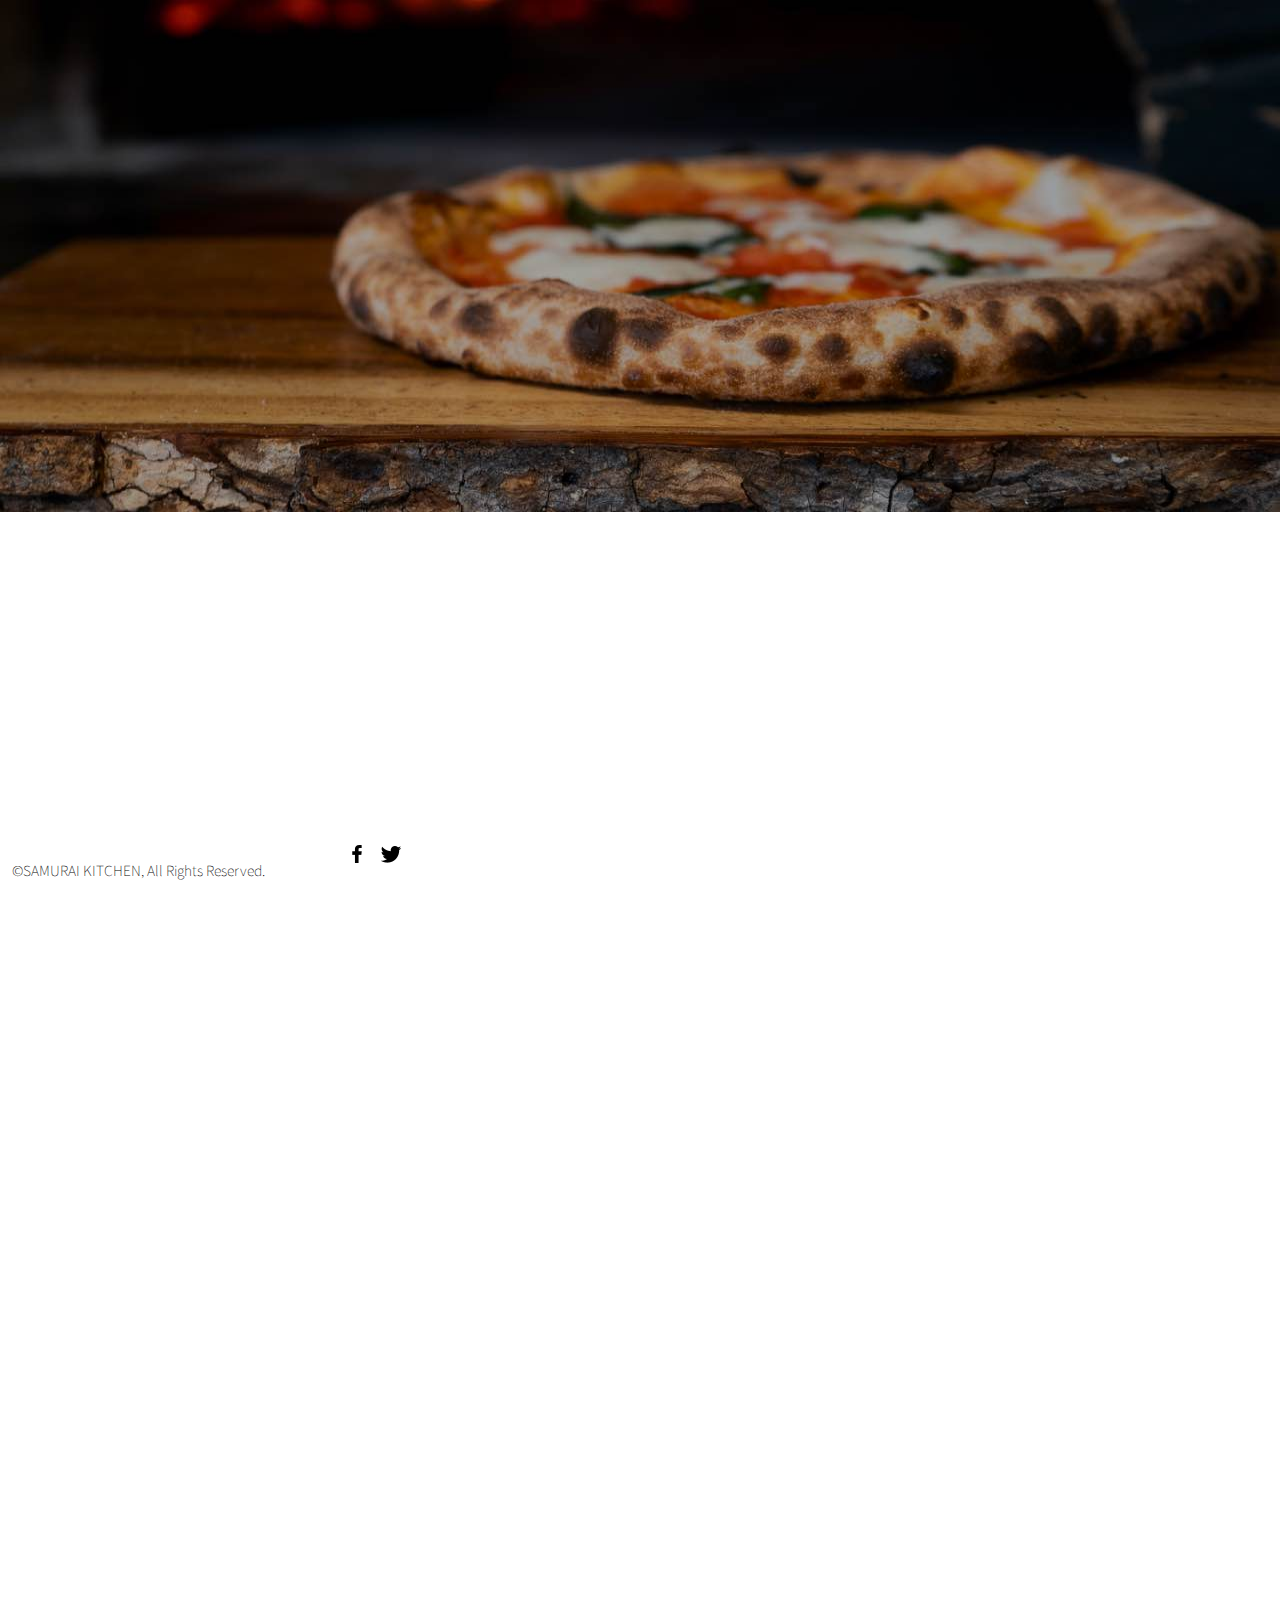
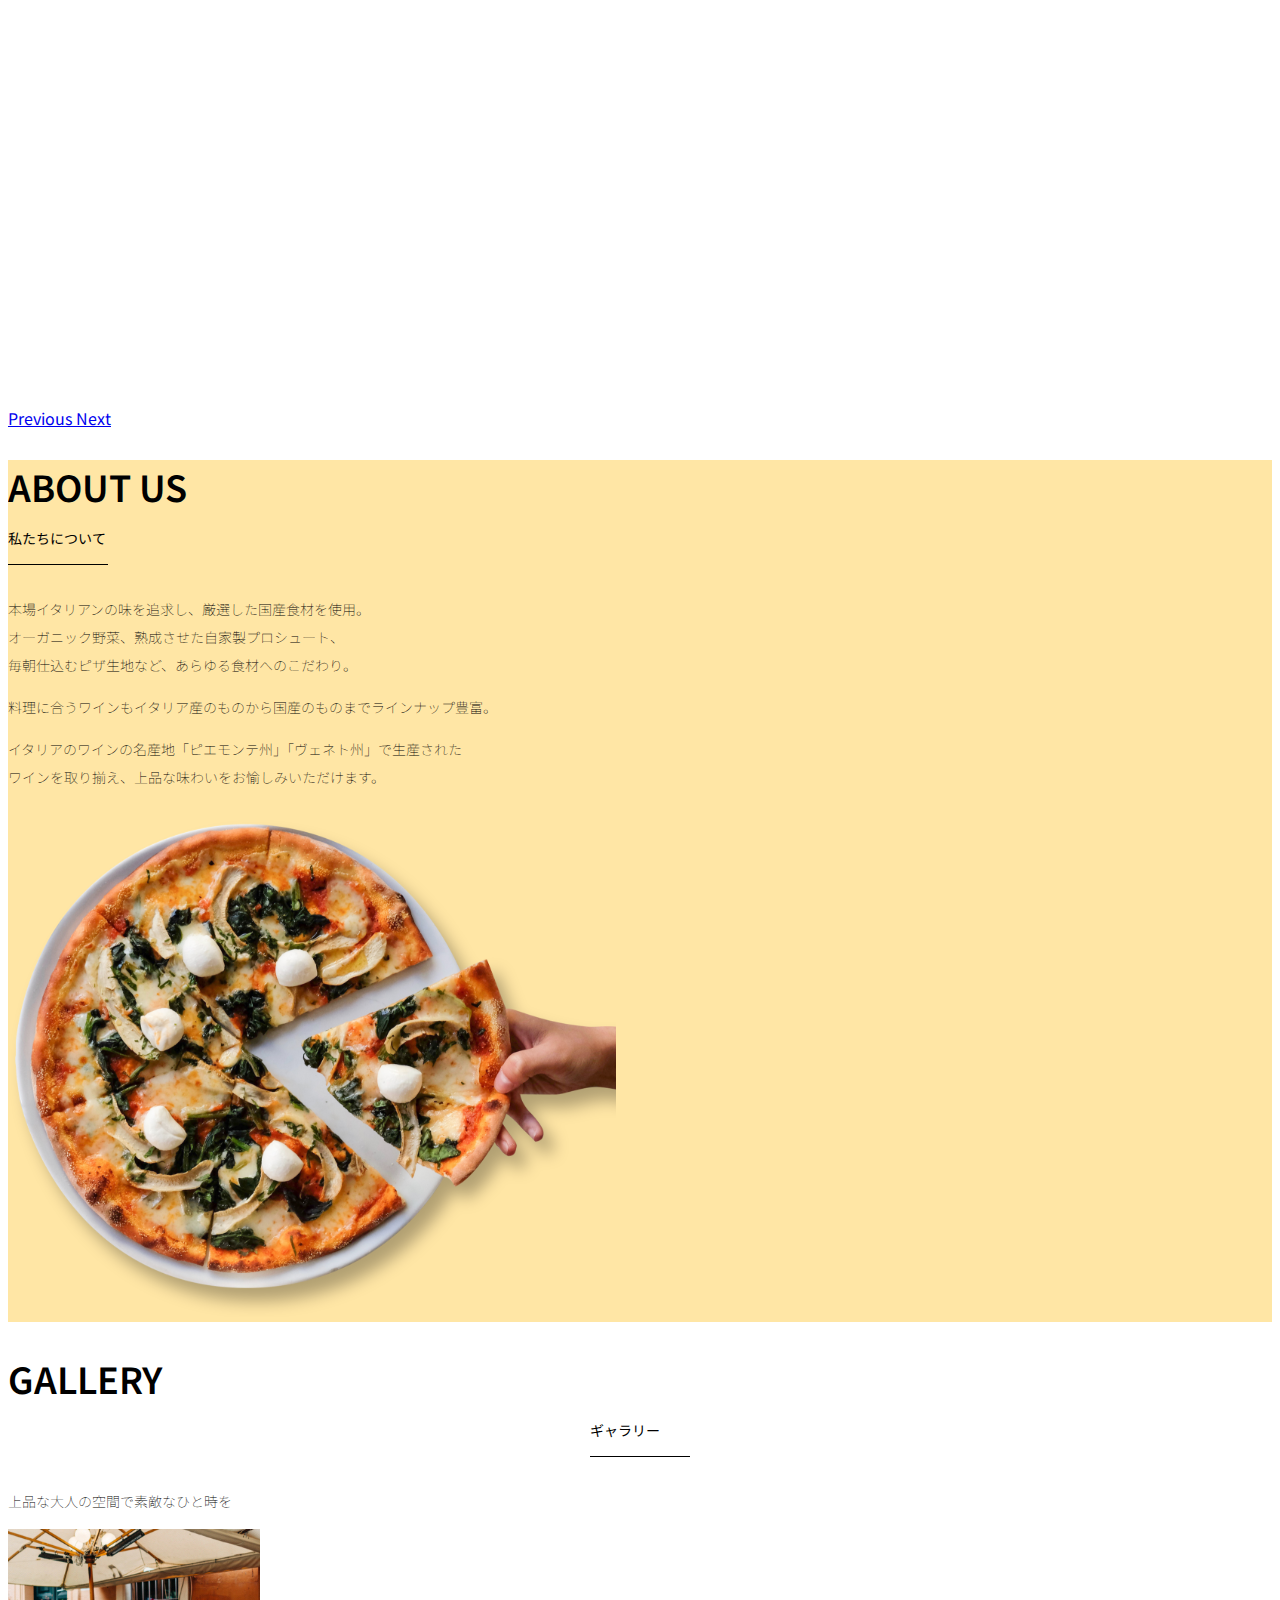
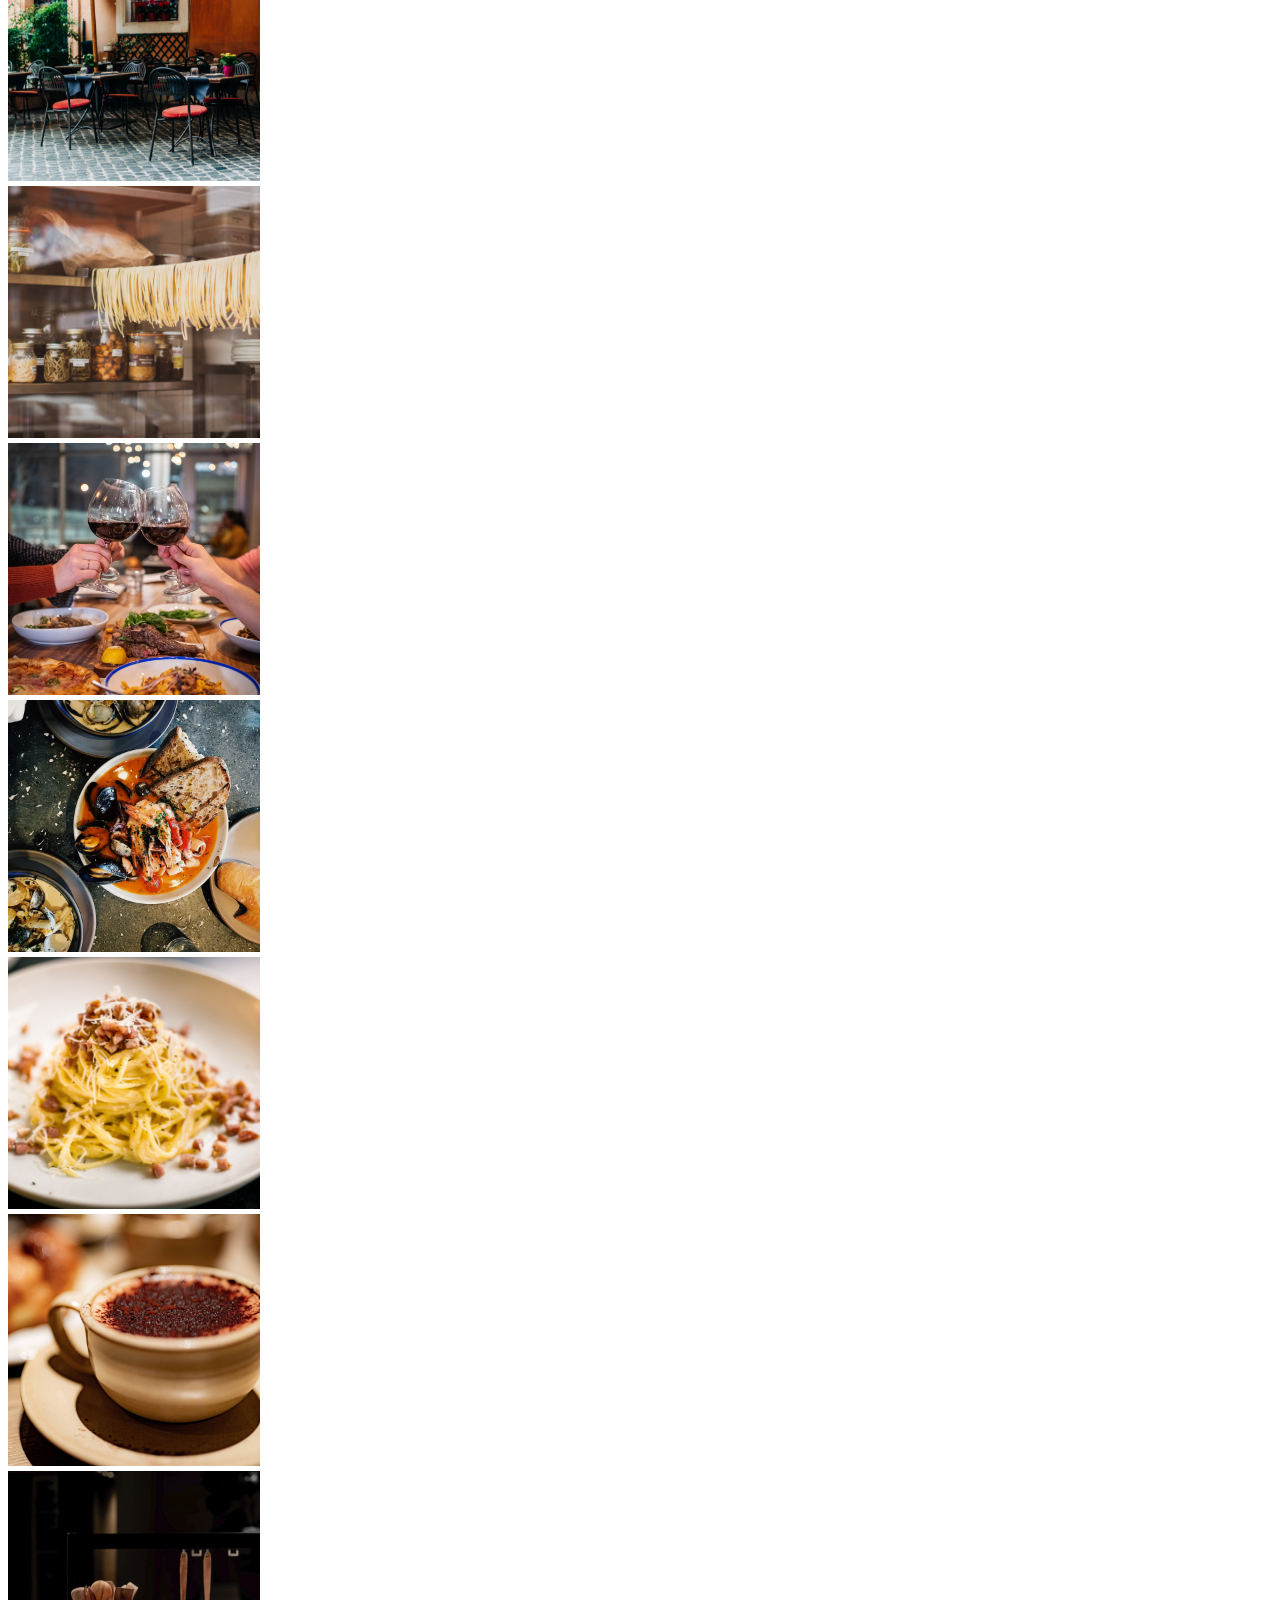
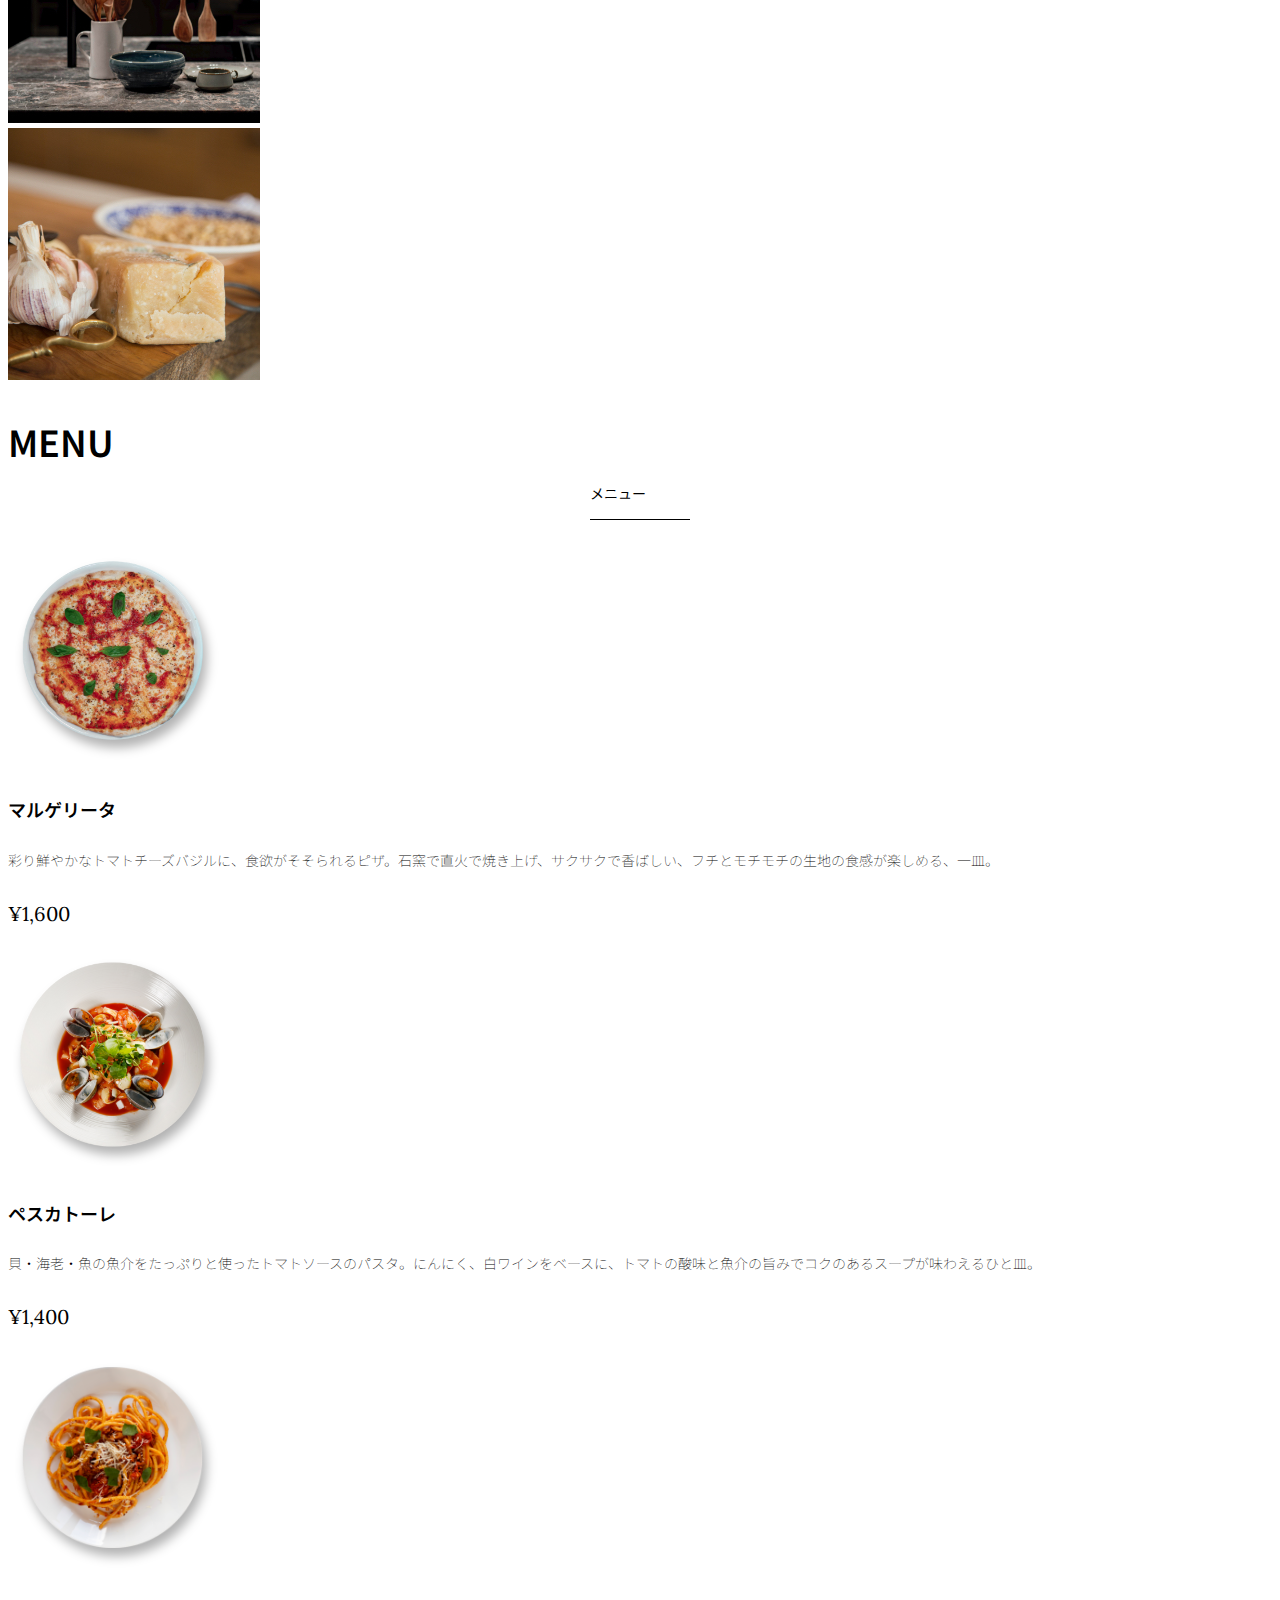
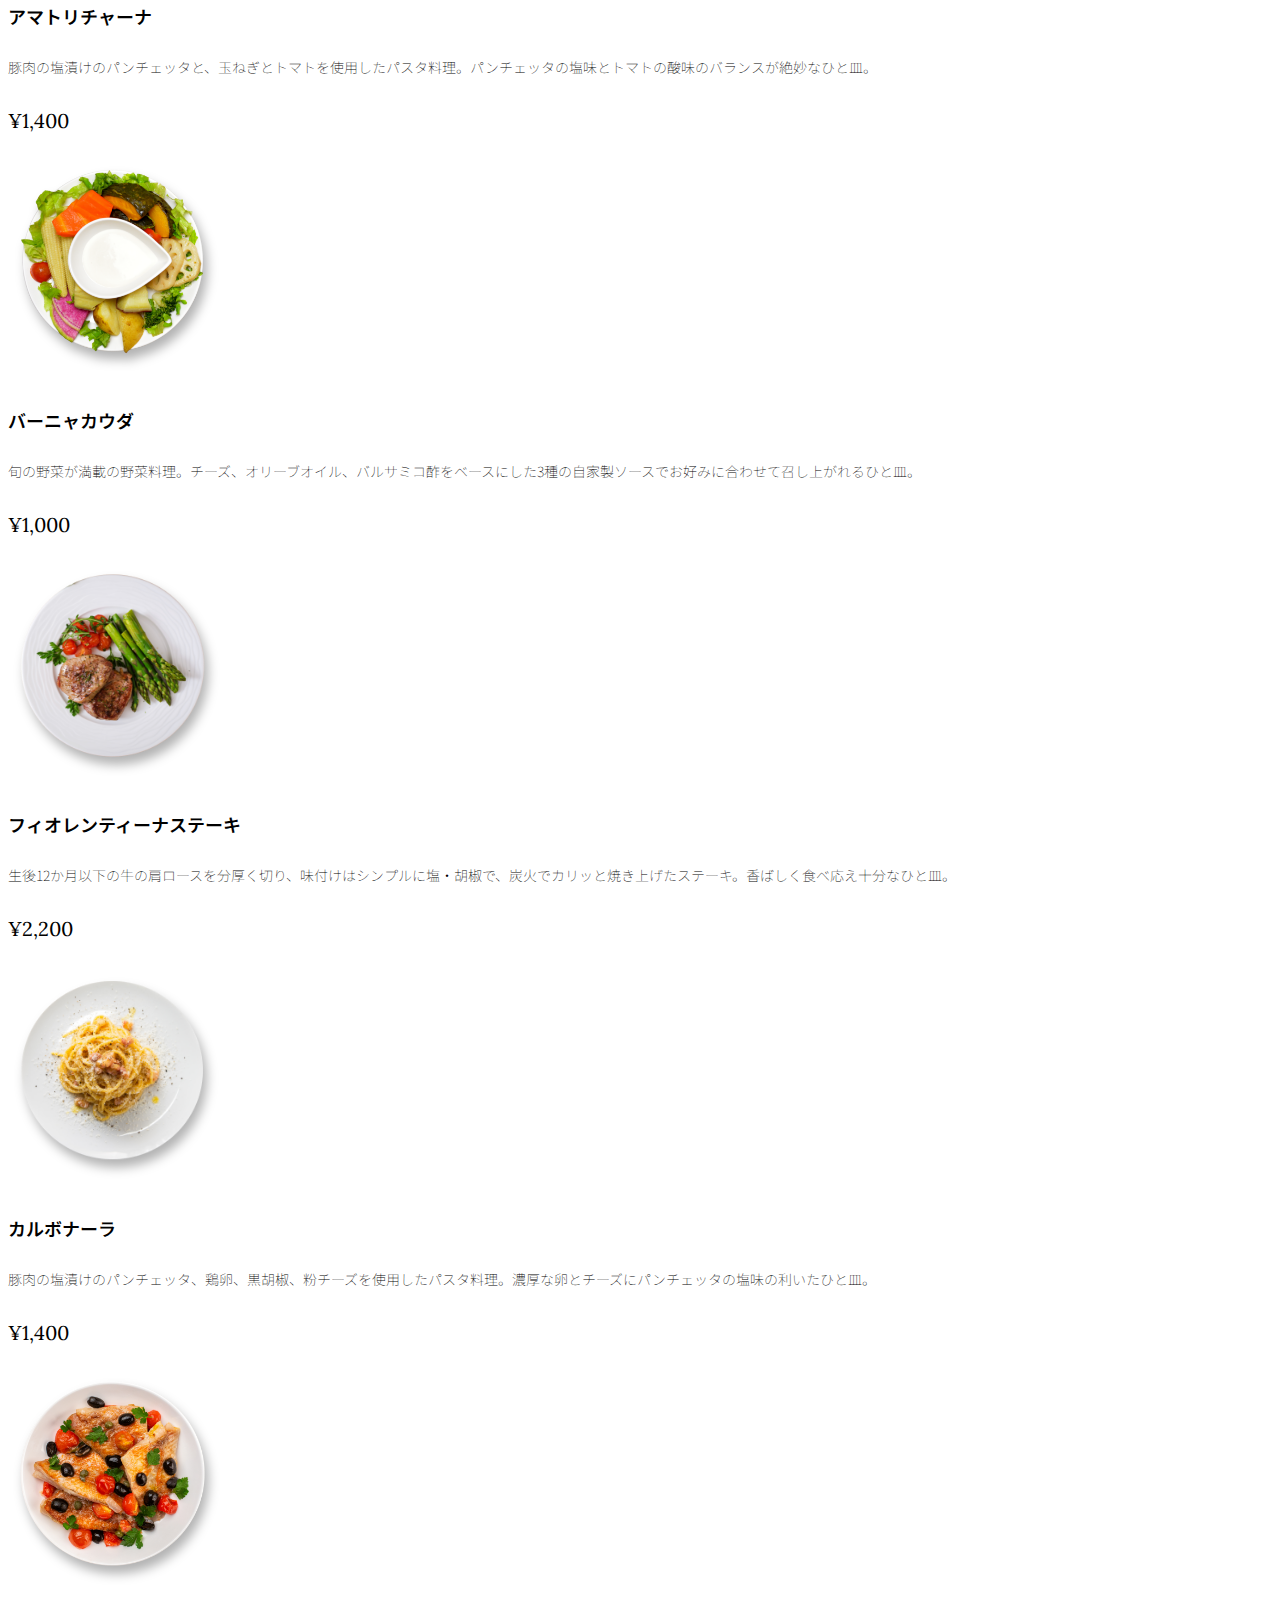
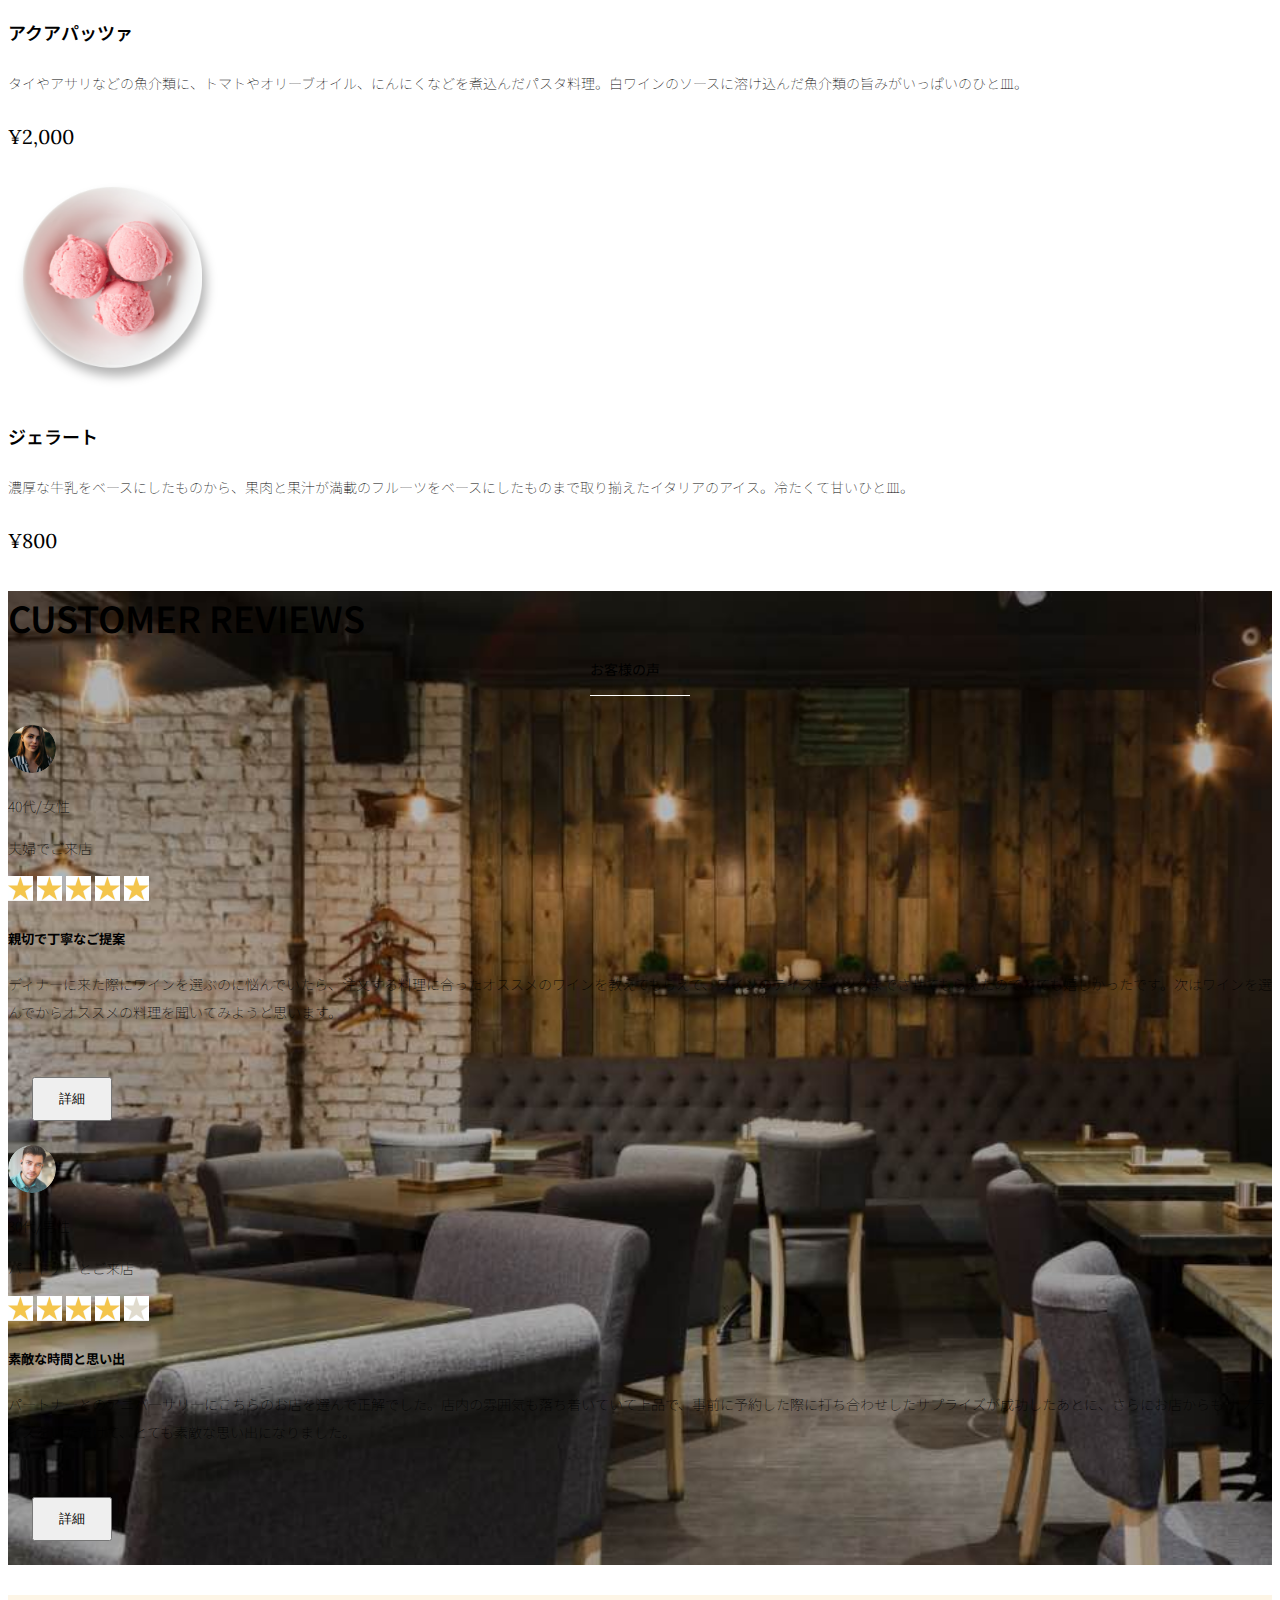
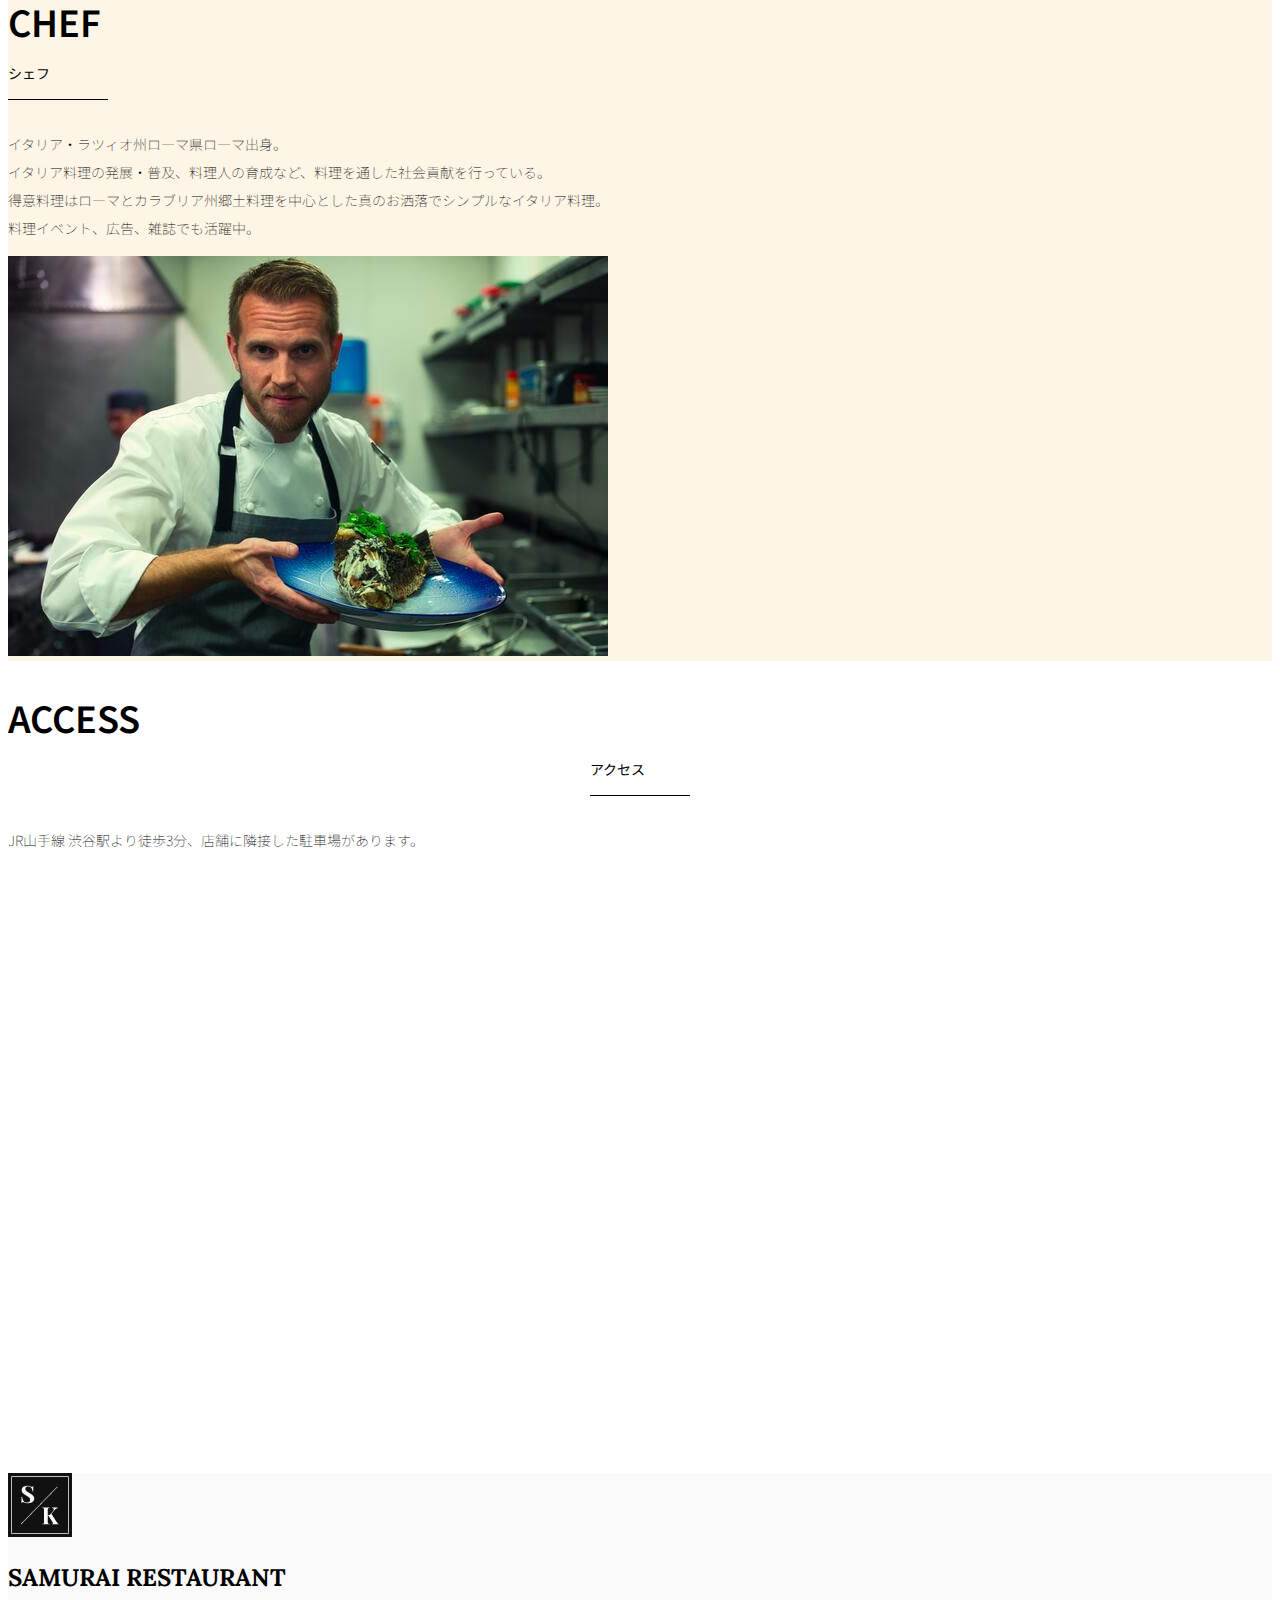
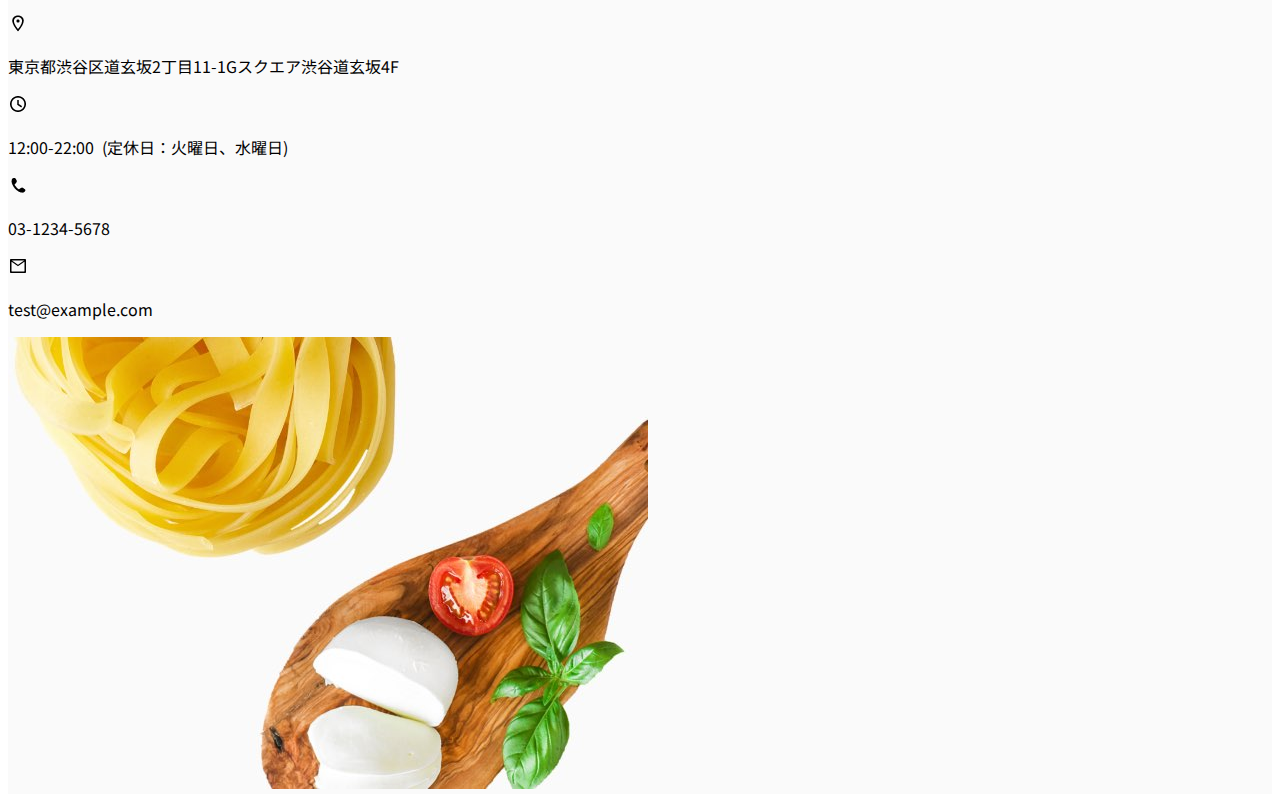
<file: kadai_015/index.html>
<!doctype html>
<html lang="ja">

<head>
  <meta charset="utf-8">
  <!-- マルチデバイス対応 -->
  <meta name="viewport" content="width=device-width, initial-scale=1">
  <meta name="description" content="">
  <meta name="author" content="SAMURAI ENGINEER">
  <title>SAMURAI XD_HTML教材</title>
  
  <!-- 先にBootstrapのCSSを読み込む -->
  <!-- ************************************************ bootstrap.min.cssの読み込み -->
  <!-- BootstrapのCSSの読み込み -->
  <link href="https://cdn.jsdelivr.net/npm/bootstrap@5.0.0-beta1/dist/css/bootstrap.min.css" rel="stylesheet"
    integrity="sha384-giJF6kkoqNQ00vy+HMDP7azOuL0xtbfIcaT9wjKHr8RbDVddVHyTfAAsrekwKmP1" crossorigin="anonymous">
  <!-- ************************************************ bootstrap.bundle.min.jsの読み込み -->
  <!-- BootstrapのJavaScriptライブラリの読み込み -->
  <script src="https://cdn.jsdelivr.net/npm/bootstrap@5.0.0-beta1/dist/js/bootstrap.bundle.min.js"
    integrity="sha384-ygbV9kiqUc6oa4msXn9868pTtWMgiQaeYH7/t7LECLbyPA2x65Kgf80OJFdroafW" crossorigin="anonymous" defer>
  </script>

  <!-- ************************************************ Google Font読み込み -->
  <link rel="preconnect" href="https://fonts.gstatic.com">
  <link href="https://fonts.googleapis.com/css2?family=Lora&display=swap" rel="stylesheet">
  <link href="https://fonts.googleapis.com/css2?family=Noto+Sans+JP:wght@300&display=swap" rel="stylesheet">
  <!-- ************************************************ Font Awesome -->
  <link rel="stylesheet" href="https://use.fontawesome.com/releases/v5.1.0/css/all.css"
    integrity="sha384-lKuwvrZot6UHsBSfcMvOkWwlCMgc0TaWr+30HWe3a4ltaBwTZhyTEggF5tJv8tbt" crossorigin="anonymous">
    
  <!-- Bootstrapの読み込みのlinkタグよりも後ろに、style.cssを読み込むlinkタグを記述する -->
  <!-- ************************************************今回作成する styles.cssの読み込み -->
  <link href="stylesheet/style.css" rel="stylesheet">
  <!-- ************************************************  -->
</head>

<body>
  <main>
    <!-- ************************************************ ナビゲーションバー開始 -->
    <!-- navbarでナビゲーションバー作成。navbar-expand-lgで画面幅が広いときハンバーガーボタンを非表示。 -->
    <nav class="navbar navbar-expand-lg">
      <!-- navbarのコンテナ -->
      <div class="container">
        <!-- navbar-brandはロゴ部分。独自クラスのmy_navbar_brandで細かな調整。 -->
        <a class="navbar-brand my_navbar_brand">
          <!-- ロゴのアイコンを配置。navbar_brand_logoは独自クラス。 -->
          <img class="img-fluid navbar_brand_logo" src="img/site_logo.png" alt="サイトアイコン"><span>SAMURAI KITCHEN</span>
        </a>
        
        <!-- navbar-togglerはハンバーガーボタンを表示・非表示にするクラス。 -->
        <div class="navbar-toggler hamburger_menu" data-bs-toggle="collapse" data-bs-target="#navbarNav"
           aria-controls="navbarNav" aria-expanded="false" aria-label="Toggle navigation">
          <input type="checkbox" id="hamburger_btn_check">
          <label for="hamburger_btn_check" class="hamburger_btn">
            <img class="btn_open" src="img/button_open.png" alt="ナビゲーションバーのボタン">
            <img class="btn_close" src="img/button_close.png" alt="ナビゲーションバーのボタン">
          </label>
        </div>
        
        <!-- これ以降がナビゲーションメニュー部分。説明は後述。 -->
         <div class="collapse navbar-collapse justify-content-end" id="navbarNav">
          <ul class="navbar-nav">
            <li class="nav-item px-2">
              <a class="nav-link my_nav_link my-2" aria-current="page" href="#">HOME</a>
            </li>

            <li class="nav-item px-2">
              <a class="nav-link my_nav_link my-2" href="#about">ABOUT US</a>
            </li>

            <li class="nav-item px-2">
              <a class="nav-link my_nav_link my-2" href="#gallery">GALLERY</a>
            </li>
            
            <li class="nav-item px-2">
              <a class="nav-link my_nav_link my-2" href="#menu">MENU</a>
            </li>
            
            <li class="nav-item px-2">
              <a class="nav-link my_nav_link my-2" href="#review">CUSTOMER REVIEWS</a>
            </li>

            <li class="nav-item px-2">
              <a class="nav-link my_nav_link my-2" href="#chef">CHEF</a>
            </li>

            <li class="nav-item px-2">
              <a class="nav-link my_nav_link my-2" href="#access">ACCESS</a>
            </li>

          </ul>
         </div>
      </div>
    </nav>
    <!-- ************************************************ ナビゲーションバー終了 -->

    <!-- ************************************************ カルーセル開始 -->
    
    <!-- カルーセル部分 -->
    <!-- idのmyCarouselはインジケーター部分のdata-bs-targetと紐付く必要がある。mb-5で下方向に余白追加。 -->
    <div id="myCarousel" class="carousel slide mb-5" data-bs-ride="carousel">
      
     <!-- インジケーター部分 -->
     <ol class="carousel-indicators">
      <!-- この箇所と前述のidは紐付いている。data-bs-slide-toの番号がカルーセルの順番。 -->
      <li data-bs-target="#myCarousel" data-bs-slide-to="0" class="active"></li>
      <li data-bs-target="#myCarousel" data-bs-slide-to="1"></li>
      <li data-bs-target="#myCarousel" data-bs-slide-to="2"></li>
     </ol>
     
     <!-- carousel-inner：カルーセルのキャプションと背景画像の部分。現在は1枚目だけ表示。 -->
     <div class="carousel-inner">
      
      <!-- 親要素 -->
      <div class="carousel-item active">
        
        <!-- imgタグと "carousel-caption" クラスは同じ親（carousel-item）に入っているので、兄弟要素 -->
        <img src="img/slider-1.jpg" alt="SAMURAI KITCHEN-1">
        
        <!-- imgタグと "carousel-caption" クラスは同じ親（carousel-item）に入っているので、兄弟要素 -->
        <!-- 親要素 -->
        <div class="carousel-caption">
          
          <!-- h1は"carousel-item"には入っていないので兄弟要素とは言いません -->
          <!-- h1タグは carousel-caption クラスの子要素 中に入っているので -->
          <!-- 独自クラスで位置とフォントを変更 -->
          <h1 class="my_carousel_caption">
            Welcome to<br>
            SAMURAI KITCHEN
          </h1>
          
        <!-- 親要素の閉じタグ h1タグは親要素の中にはいっています -->
        </div>
      </div>
      
      <!-- カルーセル2枚目 -->
      <div class="carousel-item">
        <img src="img/slider-2.jpg" alt="サンプル画像">
        <div class="carousel-caption">
          <h1 class="my_carousel_caption">            
            The fabulous combination of&nbsp;wine&nbsp;and&nbsp;food
          </h1>
        </div>
      </div>
      
      <!-- カルーセル３枚目 -->
      <div class="carousel-item">
        <img src="img/slider-3.jpg" alt="サンプル画像">
        <div class="carousel-caption">
          <h1 class="my_carousel_caption">Get the Italian taste<br>
            at the SAMURAI&nbsp;KITCHEN
          </h1>
        </div>
      </div>
     </div>
     
     <!-- コントロールボタン 左側 -->
     <a class="carousel-control-prev" href="#myCarousel" role="button" data-bs-slide="prev">
      <span class="carousel-control-prev-icon" aria-hidden="true"></span>
      <span class="visually-hidden">Previous</span>
     </a>
     
     <!-- コントロールボタン 右側 -->
     <a class="carousel-control-next" href="#myCarousel" role="button" data-bs-slide="next">
      <span class="carousel-control-next-icon" aria-hidden="true"></span>
      <span class="visually-hidden">Next</span>
     </a>
    </div>

    <!-- ************************************************ カルーセル終了 -->

    <!-- ************************************************ アバウトセクション開始 -->
    <section class="about_us_bg" id="about">
      
     <!--コンテンツの中央揃え。上下方向にパディング（サイズ5）。下方向にマージン（サイズ5）。 -->
     <div class="container py-5 mb-5">
      
      <!-- rowクラス（行） -->
       <div class="row">
        
        <!-- 左側カラム（6/12分割） -->
        <div class="col-lg-6 text-left">
         
          <!-- 上下方向にパディング（サイズ5） -->
          <div class="py-5">
           
           <!-- 下方向にマージン（サイズ5） -->
           <h2 class="section_title about mb-5">
            ABOUT US
           </h2>
            <!-- 下方向にマージン（サイズ2） -->
            <p class="mb-2">
               本場イタリアンの味を追求し、厳選した国産食材を使用。<br>
               オーガニック野菜、熟成させた自家製プロシュート、<br>
               毎朝仕込むピザ生地など、あらゆる食材へのこだわり。<br>             
            </p>
            
             <!-- 下方向にマージン（サイズ2） -->
              <p class="mb-2">
               料理に合うワインもイタリア産のものから国産のものまでラインナップ豊富。<br>
              </p>
              
             <!-- 下方向にマージン（サイズ2） -->
              <p class="mb-2">
               イタリアのワインの名産地「ピエモンテ州」「ヴェネト州」で生産された<br>
               ワインを取り揃え、上品な味わいをお愉しみいただけます。<br>
              </p>
          </div>
        </div>
         <!-- 右側カラム（6/12分割） -->
          <div class="col-lg-6">
            
           <!-- 画像を配置 -->
            <img src="img/img-about-us.png" class="img-fluid" alt="pizza">
          </div>
      </div>
     </div>

    </section>
    <!-- ************************************************ アバウトセクション終了 -->

    <!-- ************************************************ ギャラリーセクション開始 -->
    <section id="gallery">
      <div class="container mb-5">
        <h2 class="mb-3 section_title gallery text-center">GALLERY</h2>
        <p class="text-center mb-5">
          上品な大人の空間で素敵なひと時を
        </p>

        <div class="row">
          <div class="col-6 col-lg-3 mb-4 d-flex justify-content-center">
            <img class="img-fluid" src="img/gallery-1.jpg" alt="サンプル画像">
          </div>

          <div class="col-6 col-lg-3 mb-4 d-flex justify-content-center">
            <img class="img-fluid" src="img/gallery-2.jpg" alt="サンプル画像">
          </div>

          <div class="col-6 col-lg-3 mb-4 d-flex justify-content-center">
            <img class="img-fluid" src="img/gallery-3.jpg" alt="サンプル画像">
          </div>

          <div class="col-6 col-lg-3 mb-4 d-flex justify-content-center">
            <img class="img-fluid" src="img/gallery-4.jpg" alt="サンプル画像">
          </div>

          <div class="col-6 col-lg-3 mb-4 d-flex justify-content-center">
            <img class="img-fluid" src="img/gallery-5.jpg" alt="サンプル画像">
          </div>

          <div class="col-6 col-lg-3 mb-4 d-flex justify-content-center">
            <img class="img-fluid" src="img/gallery-6.jpg" alt="サンプル画像">
          </div>

          <div class="col-6 col-lg-3 mb-4 d-flex justify-content-center">
            <img class="img-fluid" src="img/gallery-7.jpg" alt="サンプル画像">
          </div>

          <div class="col-6 col-lg-3 mb-4 d-flex justify-content-center">
            <img class="img-fluid" src="img/gallery-8.jpg" alt="サンプル画像">
          </div>

        </div>
      </div>

    </section>
    <!-- ************************************************ ギャラリーセクション終了 -->

    <!-- ************************************************ メニューセクション -->
    <section id="menu">
     <!-- タイトル文字部分のコンテナ -->
     <div class="container">
      <div class="row">
        <div class="col-lg-12">
          
          <!-- タイトル文字 -->
          <h2 class="section_title menu text-center mb-5">MENU</h2>
        </div>
      </div>
     </div>
     
     <!-- メニュー部分のコンテナ -->
     <!-- 下方向にマージン5 -->
     <div class="container mb-5">
      <div class="row">
        
        <!-- 左側メニュー -->
        <div class="col-12 col-lg-6">
          
          <!-- さらに子要素を5:7で分割 -->
           <!-- カラム間のパディングをなくす。下方向にマージン4 -->
          <div class="row g-0 mb-4">
            
             <!-- 画像中央揃え -->
            <div class="col-12 col-lg-5 text-center">
              
              <!-- 左側メニュー画像部分 -->
               <!-- 画像がカラムをはみ出ないようにする -->
              <img src="img/margherita.png" class="img-fluid" alt="マルゲリータ">
            </div>
            
            <!-- 右側テキスト部分 -->
             <!-- 全体的にパディング4 -->
            <div class="col-12 col-lg-7 p-4">
              
               <!-- 下方向のマージン0 文字を小さくするmenu_title独自クラスを追加 -->
              <h4 class="mb-0 menu_title">マルゲリータ</h4>
              
               <!-- 縦方向の中央揃え -->
              <p class="my-auto">彩り鮮やかなトマトチーズバジルに、食欲がそそられるピザ。石窯で直火で焼き上げ、サクサクで香ばしい、フチとモチモチの生地の食感が楽しめる、一皿。</p>
              
               <!-- フォントを変更する独自クラスを追加 -->
              <p class="menu_price">¥1,600</p>
            </div>

          </div>
        </div>
        
        <div class="col-12 col-lg-6">

          <div class="row g-0 mb-4">
            <div class="col-12 col-lg-5 text-center">
              
              <!-- 左側メニュー画像部分 -->
              <img src="img/pescatore.png" class="img-fluid" alt="ペスカトーレ">
            </div>
            
            <!-- 右側テキスト部分 -->
            <div class="col-12 col-lg-7 p-4">
              <h4 class="mb-0 menu_title">ペスカトーレ</h4>
              <p class="my-auto">貝・海老・魚の魚介をたっぷりと使ったトマトソースのパスタ。にんにく、白ワインをベースに、トマトの酸味と魚介の旨みでコクのあるスープが味わえるひと皿。</p>
              <p class="menu_price">¥1,400</p>
            </div>

          </div>
        </div>

        <div class="col-12 col-lg-6">
          <div class="row g-0 mb-4">
            <div class="col-12 col-lg-5 text-center">
              <img src="img/amatriciana.png" class="img-fluid" alt="アマトリチャーナ">
            </div>
            <div class="col-12 col-lg-7 p-4">
              <h4 class="mb-0 menu_title">アマトリチャーナ</h4>
              <p class="my-auto">豚肉の塩漬けのパンチェッタと、玉ねぎとトマトを使用したパスタ料理。パンチェッタの塩味とトマトの酸味のバランスが絶妙なひと皿。</p>
              <p class="menu_price">¥1,400</p>
            </div>
          </div>
        </div>

        <div class="col-12 col-lg-6">
          <div class="row g-0 mb-4">
            <div class="col-12 col-lg-5 text-center">
              <img src="img/bagna-cauda.png" class="img-fluid" alt="バーニャカウダ">
            </div>
            <div class="col-12 col-lg-7 p-4">
              <h4 class="mb-0 menu_title">バーニャカウダ</h4>
              <p class="my-auto">旬の野菜が満載の野菜料理。チーズ、オリーブオイル、バルサミコ酢をベースにした3種の自家製ソースでお好みに合わせて召し上がれるひと皿。</p>
              <p class="menu_price">¥1,000</p>
            </div>
          </div>
        </div>
        
        <!-- 右側部分メニュー。上記と同じ内容なのでコメント省略 -->
        <div class="col-12 col-lg-6">
          <div class="row g-0 mb-4">
            <div class="col-12 col-lg-5 text-center">
              <img src="img/steak.png" class="img-fluid" alt="フィオレンティーナステーキ">
            </div>
            <div class="col-12 col-lg-7 p-4">
              <h4 class="mb-0 menu_title">フィオレンティーナステーキ</h4>
              <p class="my-auto">生後12か月以下の牛の肩ロースを分厚く切り、味付けはシンプルに塩・胡椒で、炭火でカリッと焼き上げたステーキ。香ばしく食べ応え十分なひと皿。</p>
              <p class="menu_price">¥2,200</p>
            </div>
          </div>
        </div>

        <div class="col-12 col-lg-6">
          <div class="row g-0 mb-4">
            <div class="col-12 col-lg-5 text-center">
              <img src="img/carbonara.png" class="img-fluid" alt="カルボナーラ">
            </div>
            <div class="col-12 col-lg-7 p-4">
              <h4 class="mb-0 menu_title">カルボナーラ</h4>
              <p class="my-auto">豚肉の塩漬けのパンチェッタ、鶏卵、黒胡椒、粉チーズを使用したパスタ料理。濃厚な卵とチーズにパンチェッタの塩味の利いたひと皿。</p>
              <p class="menu_price">¥1,400</p>
            </div>
          </div>
        </div>

        <div class="col-12 col-lg-6">
          <div class="row g-0 mb-4">
            <div class="col-12 col-lg-5 text-center">
              <img src="img/acqua-pazza.png" class="img-fluid" alt="アクアパッツァ">
            </div>
            <div class="col-12 col-lg-7 p-4">
              <h4 class="mb-0 menu_title">アクアパッツァ</h4>
              <p class="my-auto">タイやアサリなどの魚介類に、トマトやオリーブオイル、にんにくなどを煮込んだパスタ料理。白ワインのソースに溶け込んだ魚介類の旨みがいっぱいのひと皿。</p>
              <p class="menu_price">¥2,000</p>
            </div>
          </div>
        </div>

        <div class="col-12 col-lg-6">
          <div class="row g-0 mb-4">
            <div class="col-12 col-lg-5 text-center">
              <img src="img/gelato.png" class="img-fluid" alt="ジェラート">
            </div>
            <div class="col-12 col-lg-7 p-4">
              <h4 class="mb-0 menu_title">ジェラート</h4>
              <p class="my-auto">濃厚な牛乳をベースにしたものから、果肉と果汁が満載のフルーツをベースにしたものまで取り揃えたイタリアのアイス。冷たくて甘いひと皿。</p>
              <p class="menu_price">¥800</p>
            </div>
          </div>
        </div>
      </div>
     </div>

    </section>
    <!-- ************************************************ メニューセクション終了 -->

    <!-- ************************************************ レビューセクション開始 -->
    <section id="review">
      
     <!-- review_wrapper で背景画像を設定します -->
     <div class="review_wrapper">
      
      <!-- container部分 -->
      <div class="container py-5 mb-5">
        
        <!-- 中央揃えでタイトルを表示 -->
        <div class="text-center mb-5">
          <h2 class="section_title review text-center text-white">CUSTOMER REVIEWS</h2>
        </div>
      
        <!-- row部分：左右のカラムを中央揃え -->
        <div class="row pb-5 justify-content-center">
          
          <!-- 左側カラム -->
          <div class="col-12 col-lg-5 mt-3">
            
            <!-- 背景を白色に設定 -->
            <!-- h_420 クラスで白枠の高さを修正します -->
            <div class="bg-white h_420">
              
              <!-- 内側にパディング4 -->
              <div class="p-4">
                
                <!-- 顔写真と年齢などのテキストはd-flexで横並びにする　中央揃え -->
                <div class="d-flex align-items-center">
                  <!-- お客様の画像を配置 -->
                  <!-- reviewer_img クラスで画像サイズを変更します -->
                  <img src="img/customer-woman.png" class="reviewer_img" alt="サンプル画像">
                  <div>
                    <!-- お客様情報のテキスト -->
                    <p class="my-0">40代/女性</p>
                    <p class="my-0">夫婦でご来店</p>
                  </div>
                </div>

                <div class="my-3">
                  <!-- 星の画像を表示 -->
                  <!-- star_img クラスで画像サイズを変更 -->
                  <img src="img/star-point.png" class="star_img" alt="star">
                  <img src="img/star-point.png" class="star_img" alt="star">
                  <img src="img/star-point.png" class="star_img" alt="star">
                  <img src="img/star-point.png" class="star_img" alt="star">
                  <img src="img/star-point.png" class="star_img" alt="star">
                </div>
            
                <!-- レビュータイトル -->
                <h5>親切で丁寧なご提案</h5>
            
                <!-- レビュー内容 -->
                <p>
                  ディナーに来た際にワインを選ぶのに悩んでいたら、注文する料理に合ったオススメのワインを教えてもらえて、ワインのテイスティングまでさせてもらえたのでとても嬉しかったです。次はワインを選んでからオススメの料理を聞いてみようと思います。              
                </p>
            
                <!-- 黄色のボタンを配置 -->
                <button type="button" class="btn btn-warning shadow fix_bottom">詳細</button>
              </div>
            </div>
          </div>
          
          <!-- 右側カラム：左側カラムと内容が同じなので説明は省略 -->
          <div class="col-12 col-lg-5 mt-3">
            <div class="bg-white h_420">
              <div class="p-4">
                <div class="d-flex align-items-center">
                  <img src="img/customer-man.png" class="reviewer_img" alt="サンプル画像">
                  <div>
                    <p class="my-0">30代/男性</p>
                    <p class="my-0">パートナーとご来店</p>
                  </div>
                </div>
                <div class="my-3">
                  <img src="img/star-point.png" class="star_img" alt="star">
                  <img src="img/star-point.png" class="star_img" alt="star">
                  <img src="img/star-point.png" class="star_img" alt="star">
                  <img src="img/star-point.png" class="star_img" alt="star">
                  <img src="img/star-no-point.png" class="star_img" alt="no-star">
                </div>
                <h5>素敵な時間と思い出</h5>
                <p>
                  パートナーとのアニバーサリーにこちらのお店を選んで正解でした。店内の雰囲気も落ち着いていて上品で、事前に予約した際に打ち合わせしたサプライズが成功したあとに、さらにお店からもサプライズをいただけて、とても素敵な思い出になりました。
                </p>
                <button type="button" class="btn btn-warning shadow fix_bottom">詳細</button>
              </div>
            </div>
          </div>
        </div>
      </div>
     </div>

    </section>
    <!-- ************************************************ レビューセクション終了 -->
     
    <!-- ************************************************ シェフセクション開始 -->
     
    <section class="chef_bg" id="chef">

      <div class="container py-5 mb-5">

        <div class="row">

          <div class="col-lg-6 text-left">

            <div class="py-5">

              <h2 class="section_title chef2 mb-5">
                CHEF
              </h2>

              <p class="mb-2">
                イタリア・ラツィオ州ローマ県ローマ出身。<br>
                イタリア料理の発展・普及、料理人の育成など、料理を通した社会貢献を行っている。<br>
                得意料理はローマとカラブリア州郷土料理を中心とした真のお洒落でシンプルなイタリア料理。<br>
                料理イベント、広告、雑誌でも活躍中。
              </p>
            </div>
          </div>

          <div class="col-lg-6">

            <img src="img/chef.jpg" class="img-fluid" alt="chef">
          </div>
        </div>
      </div>
    </section>
    <!-- ************************************************ シェフセクション終了 -->

    <!-- ************************************************ アクセスセクション開始 -->
    <section id="access">
      <div class="container">
        <div class="row">
          <div class="col-lg-12 text-center mb-5">
            <h2 class="section_title text-center access mb-5">ACCESS</h2>
            <p>JR山手線 渋谷駅より徒歩3分、店舗に隣接した駐車場があります。</p>
          </div>
        </div>
      </div>

      <div class="container mb-5 px-2">
        <!-- この部分にマップを配置 -->
         <!-- 横幅100% 高さ50vh -->
        <iframe 
          src="https://www.google.com/maps/embed?pb=!1m18!1m12!1m3!1d3241.280674341981!2d139.74691337651134!3d35.670090372590835!2m3!1f0!2f0!3f0!3m2!1i1024!2i768!4f13.1!3m3!1m2!1s0x60188b602972bb83%3A0xa6b553df33a5bd04!2zU0FNVVJBSSBFTkdJTkVFUiDkvo3jgqjjg7Pjgrjjg4vjgqI!5e0!3m2!1sja!2sjp!4v1749943228775!5m2!1sja!2sjp" width="800" height="600" style="border:0;" allowfullscreen="" loading="lazy" referrerpolicy="no-referrer-when-downgrade"
          class="w-100" style="height: 50vh;" loading="lazy"></iframe>
          <!-- width="800" height="600" style="border: 0;" allowfullscreen="" loading="lazy"></iframe> -->
      </div>
    </section>
    <!-- ************************************************ アクセスセクション終了 -->


    <!-- ************************************************ フッター開始 -->
    <footer id="footer">
      <div class="container">
        <div class="row">
          
          <!-- 2カラムに分けたレイアウトの左側カラム -->
          <!-- 親要素にposition-relativeを設定 -->
          <div class="col-12 col-lg-6 position-relative">

            <!-- 左側カラムのレイアウトをさらに分けるためにrowを使用 -->
            <div class="row pt-5">
              
              <!-- 画面をさらに2:10に分割 -->
              <!-- ここは2:10の2の部分 -->
              <div class="col-lg-2 text-center my-3">
                
                <!-- footer_brand_logoの独自クラスを追加 -->
                <!-- サイトロゴ -->
                <img class="img-fluid footer_brand_logo" src="img/site_logo.png" alt="サンプル画像">
              </div>
            
              <!-- ここは2:10の10の部分 -->
              <div class="col-lg-10 align-self-center my-3">
                <!-- タイトル文字 -->
                <!-- footer_textの独自クラスを追加してフォント等を変更 -->
                <h2 class="m-0 footer_text">SAMURAI RESTAURANT</h2>
              </div>
            </div>
          
            <!-- 営業時間などのテキストを追加 -->
            <!-- 独自クラスrestaurant_infoを追加 -->
            <div class="restaurant_info py-3">
              <div class="d-flex mb-3">
                <img src="img/icon-Marker.png" alt="marker">
                <p class="p-0 m-0">東京都渋谷区道玄坂2丁目11-1Gスクエア渋谷道玄坂4F</p>
              </div>
              <div class="d-flex mb-3">
                <img src="img/icon-Clock.png" alt="clock">
                <p class="p-0 m-0">12:00-22:00&nbsp;&nbsp;(定休日：火曜日、水曜日)</p>
              </div>
              <div class="d-flex mb-3">
                <img src="img/icon-Phone.png" alt="phone">
                <p class="p-0 m-0">03-1234-5678</p>
              </div>
              <div class="d-flex mb-3">
                <img src="img/icon-Mail.png" alt="mail">
                <p class="p-0 m-0">test@example.com</p>
              </div>
            </div>
          
            <!-- コピーライトを追加 -->
            <!-- copy_rightクラスでabsoluteを設定。align-items-centerで上下中央揃え。 -->
            <div class="copy_right align-items-center">
              <p>
                ©SAMURAI KITCHEN, All Rights Reserved.
              </p>
            
              <!-- SNSアイコンを表示 -->
              <!-- SNSアイコンに独自クラスsns_imgを追加 -->
              <img src="img/icon-facebook.png" class="sns_img" alt="facebook">
              <img src="img/icon-twitter.png" class="sns_img" alt="twitter">
            </div>
          </div>
        
          <!-- 2カラムに分けたレイアウトの右側カラム -->
          <div class="col-12 col-lg-6 d-none d-lg-block">
            <!-- 背景画像を表示 -->
            <img src="img/background-footer.jpg" alt="背景画像">
          </div>
        </div>
      </div>
    </footer>
    <!-- ************************************************ フッター終了 -->
  </main>
</body>

</html>
</file>
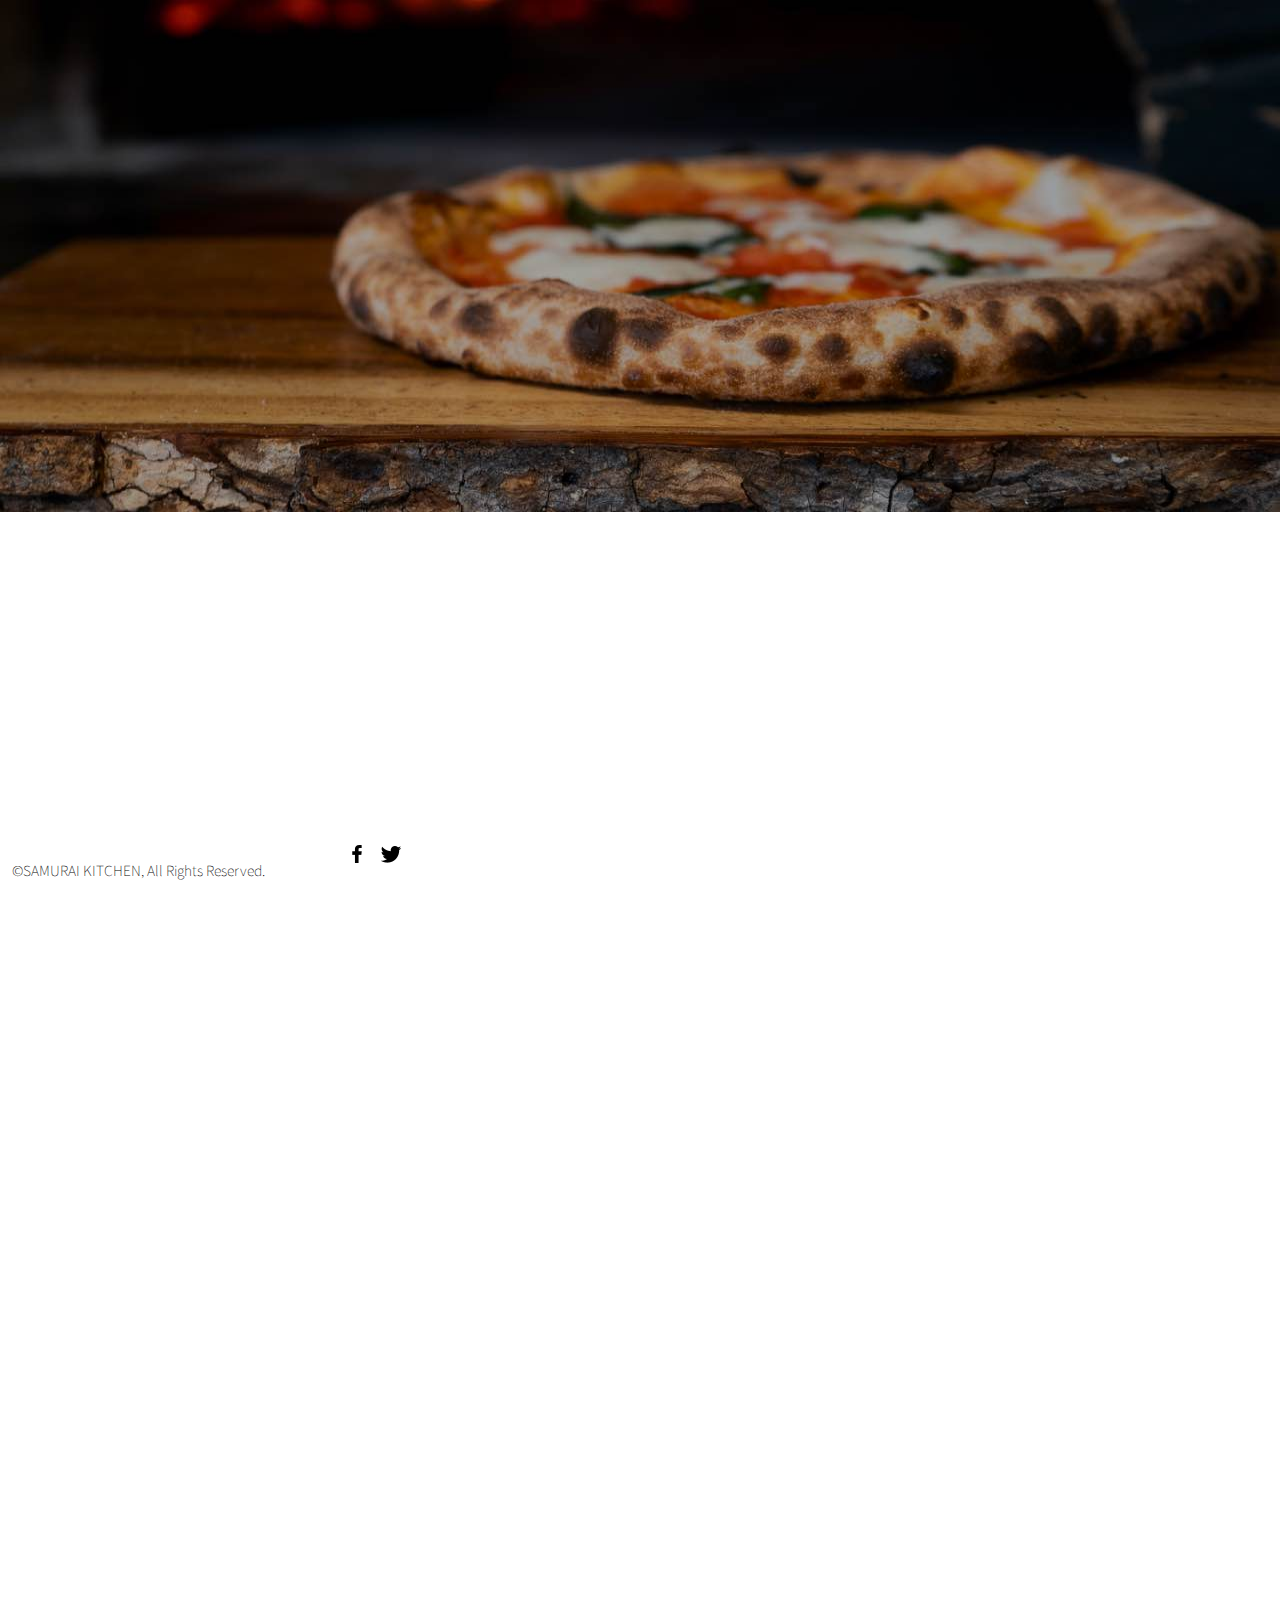
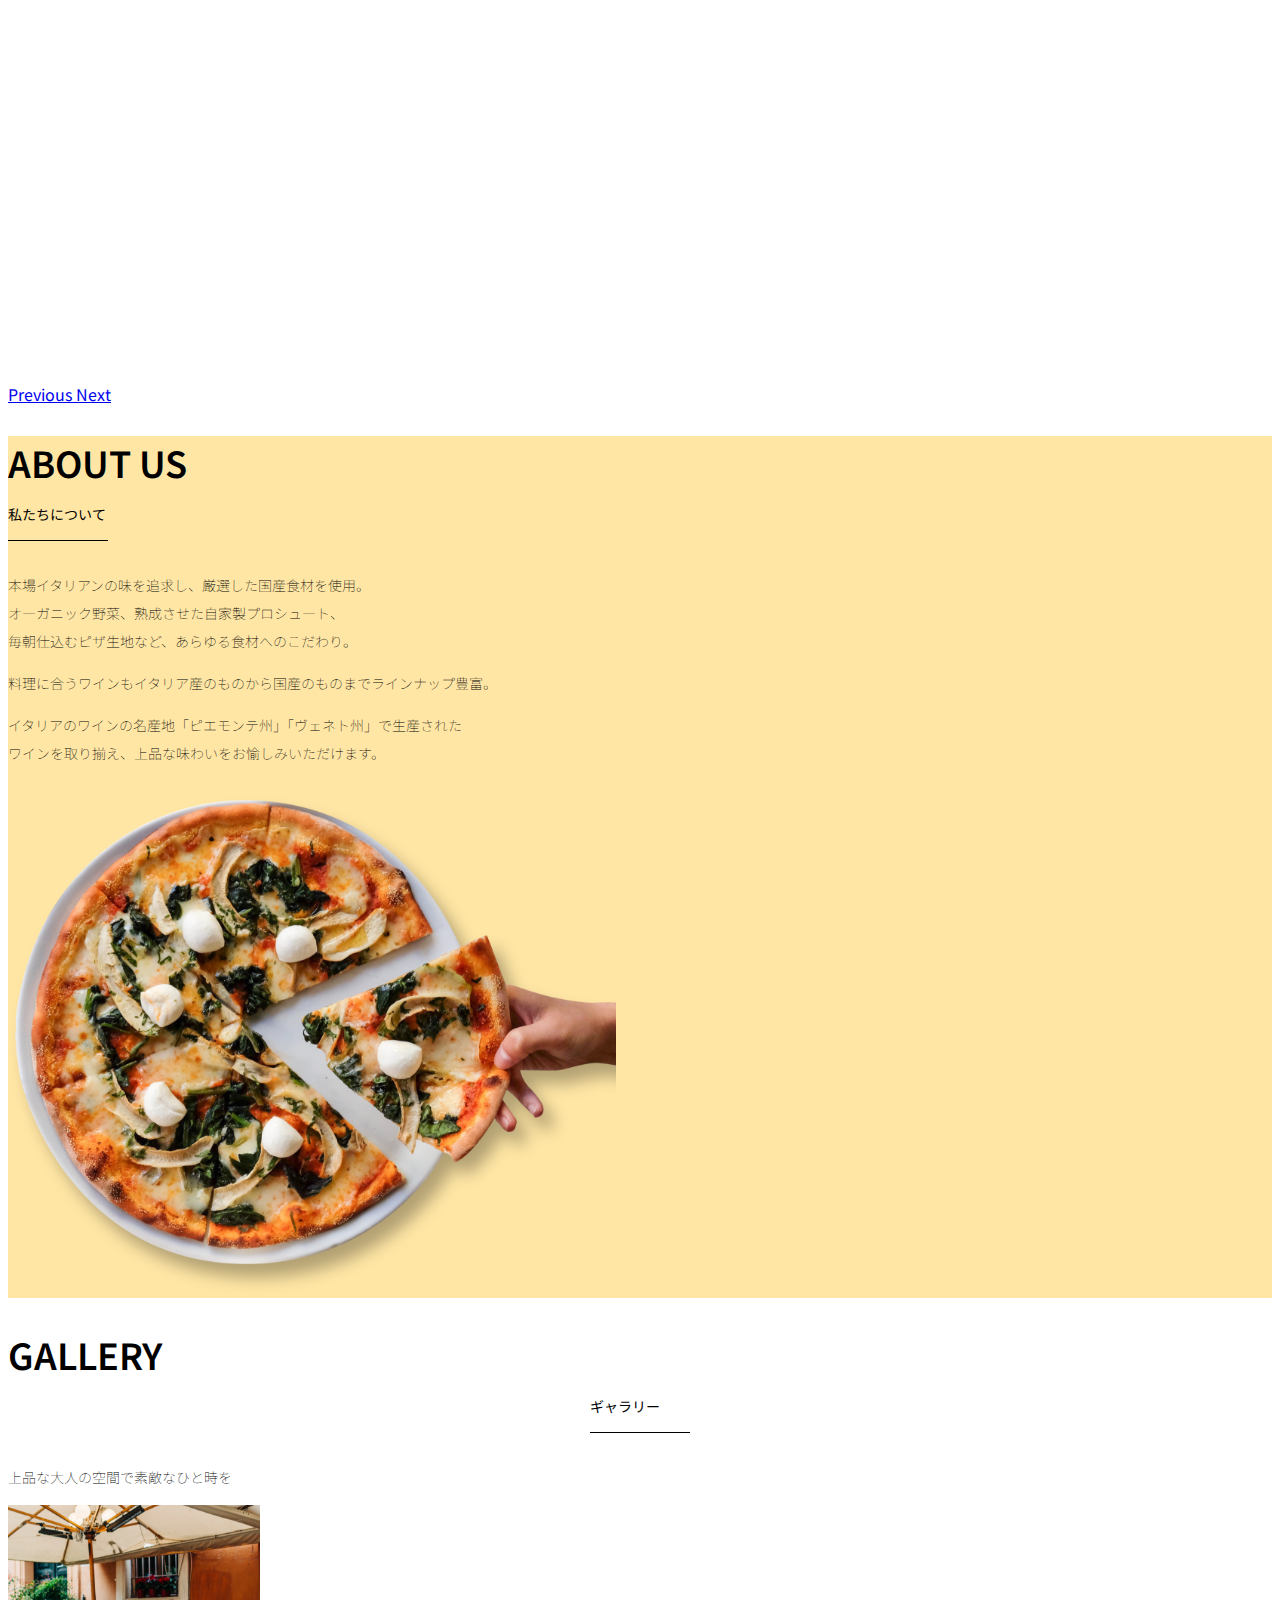
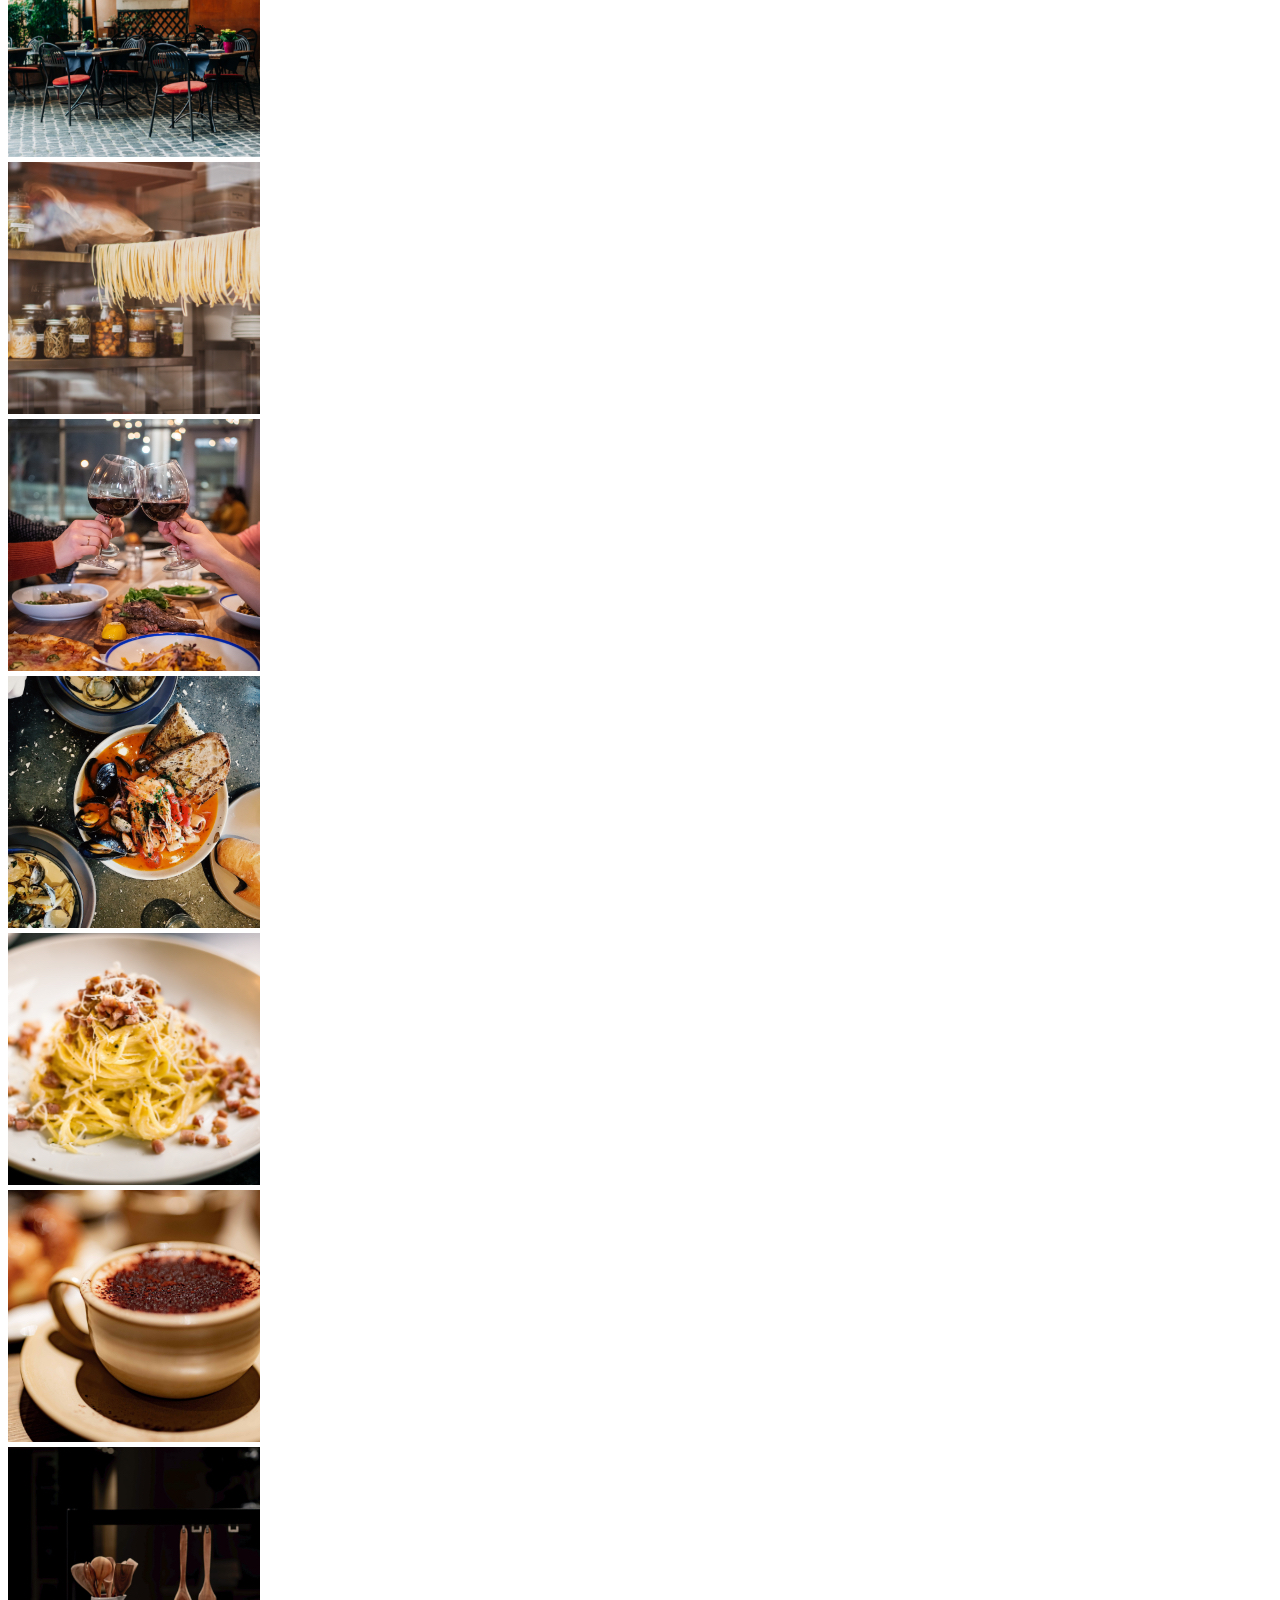
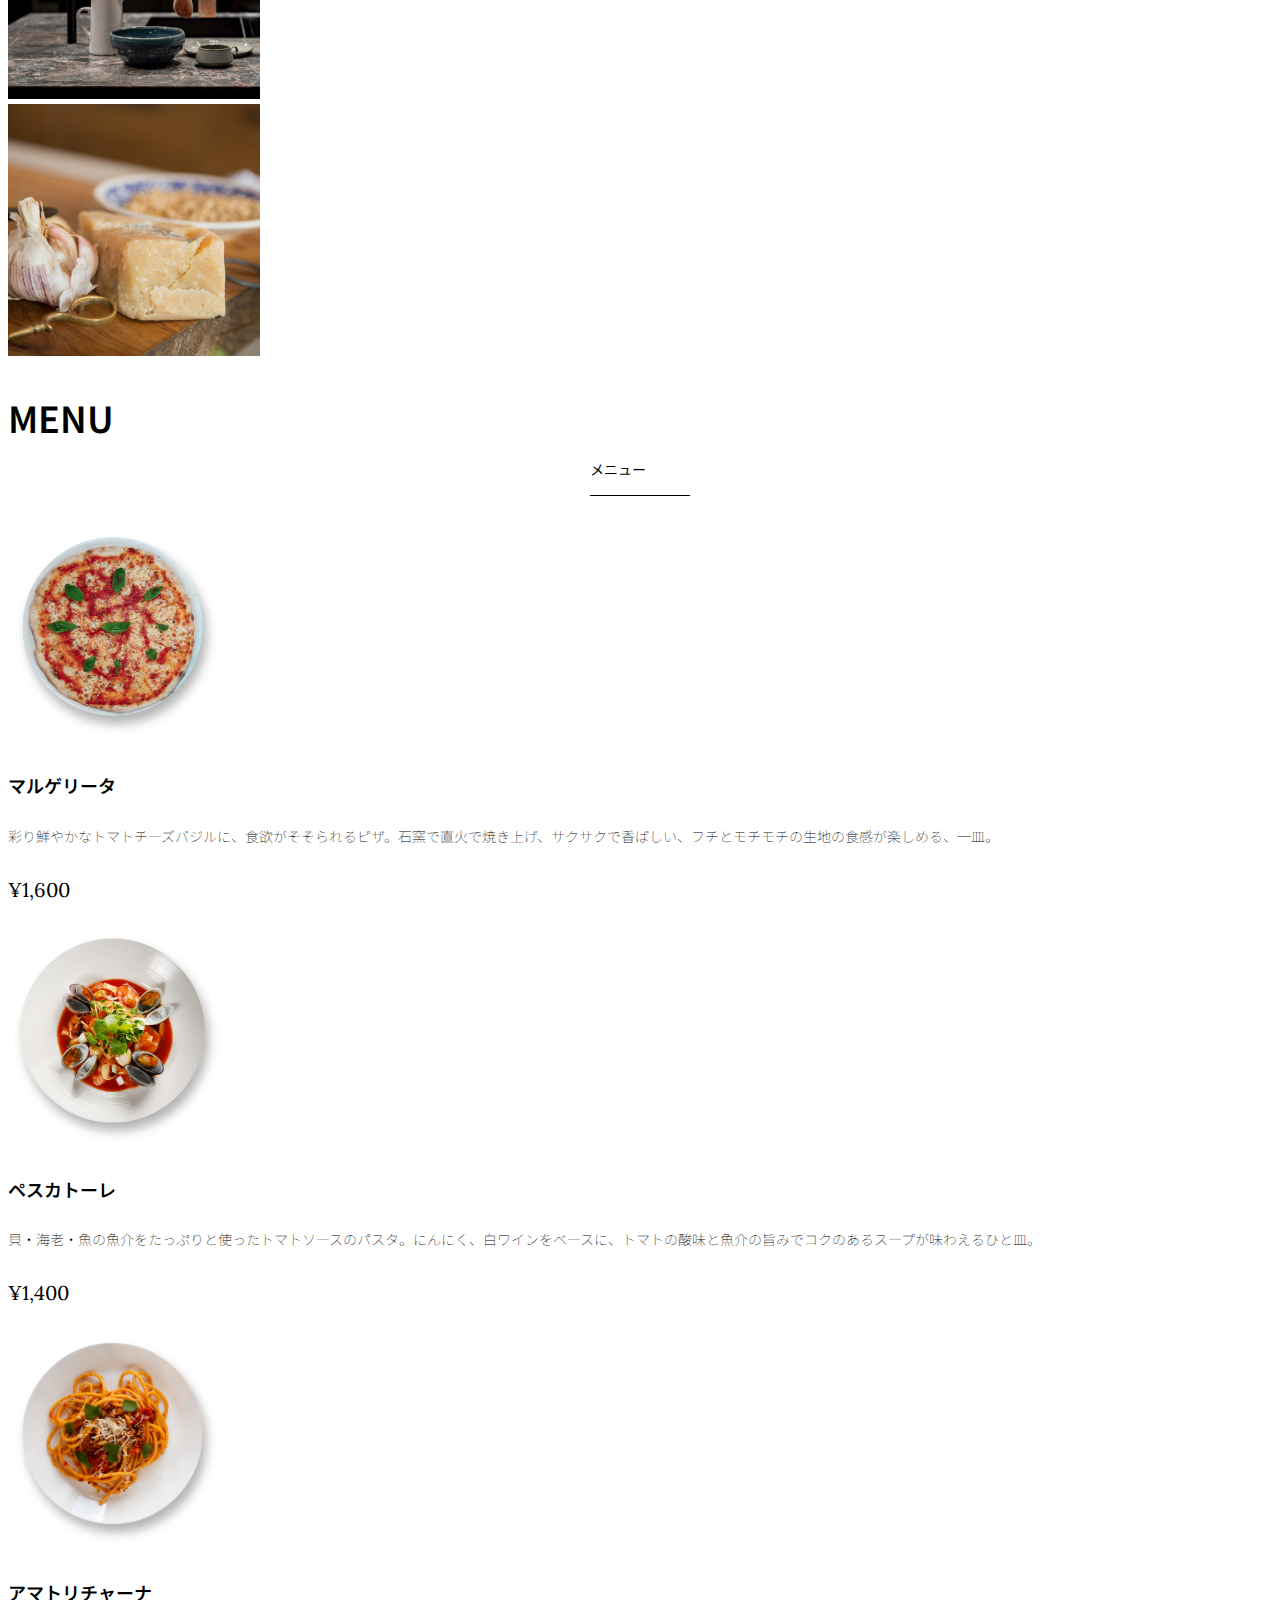
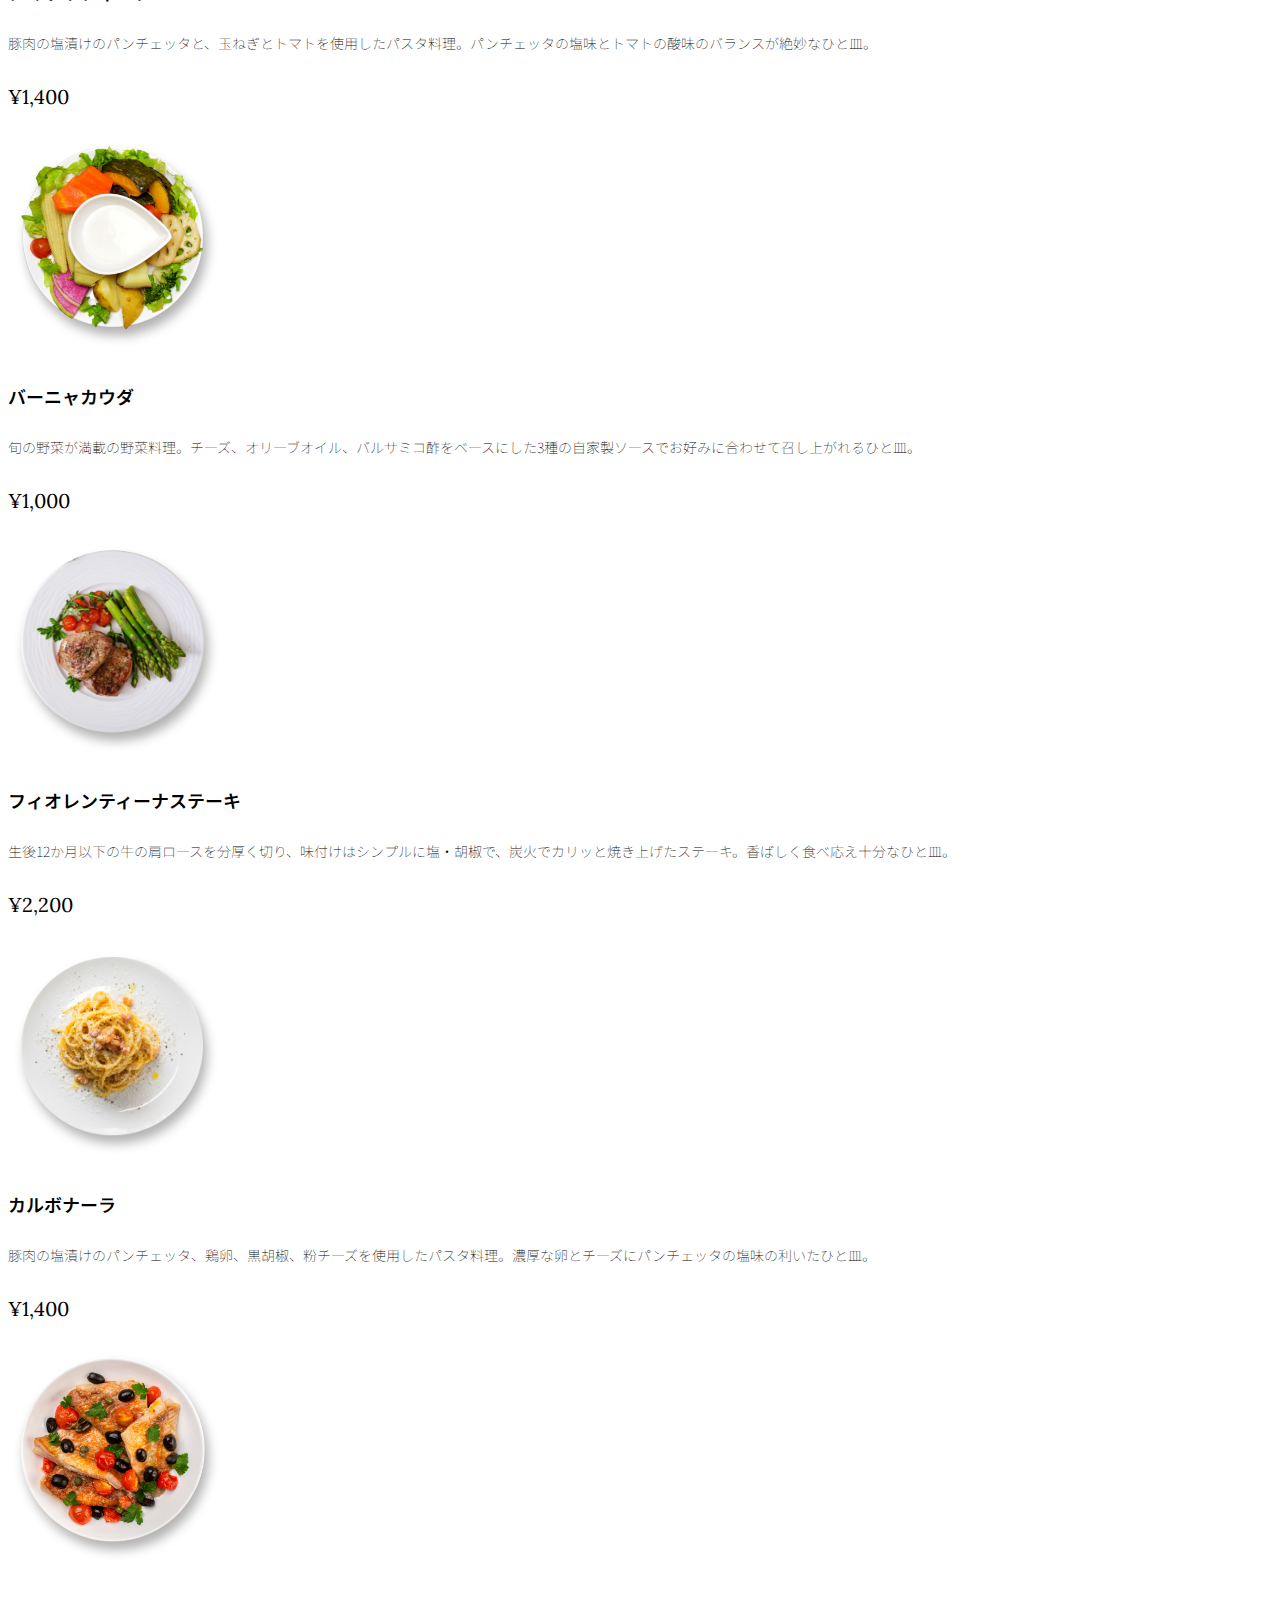
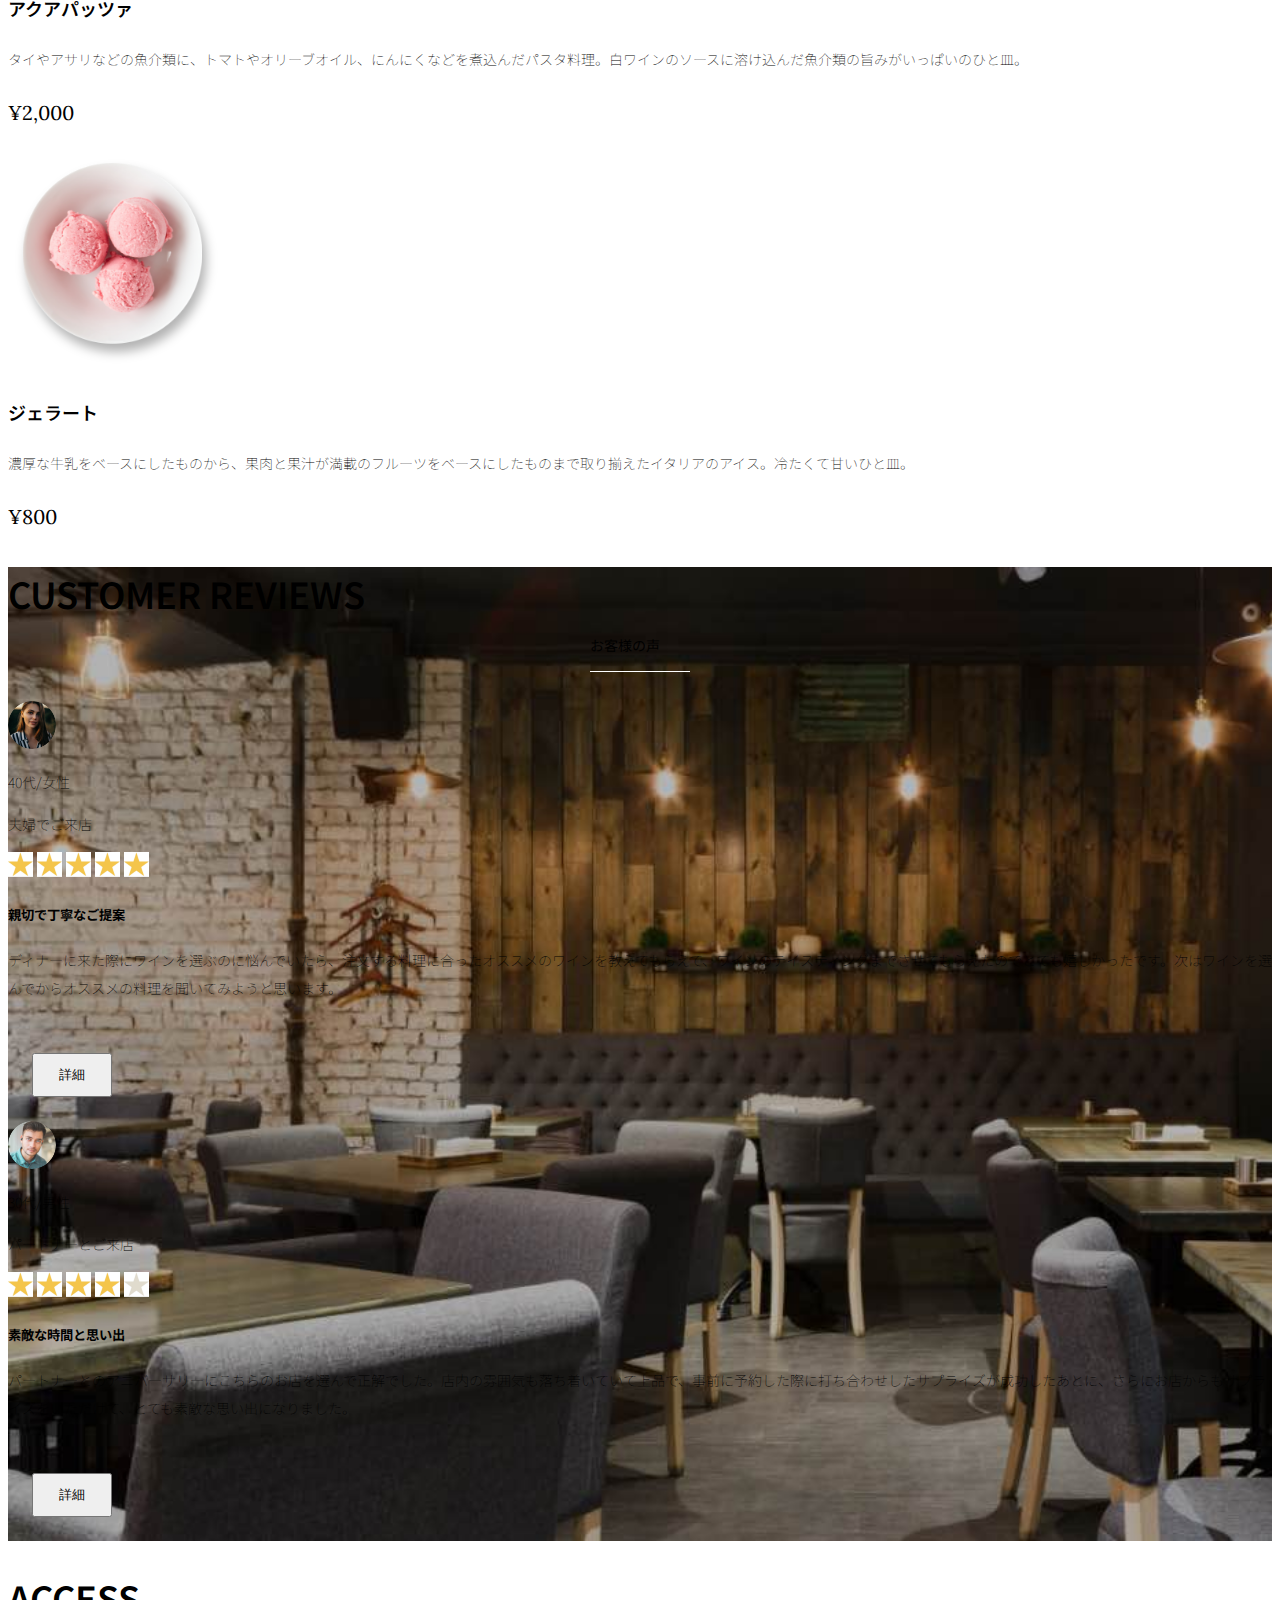
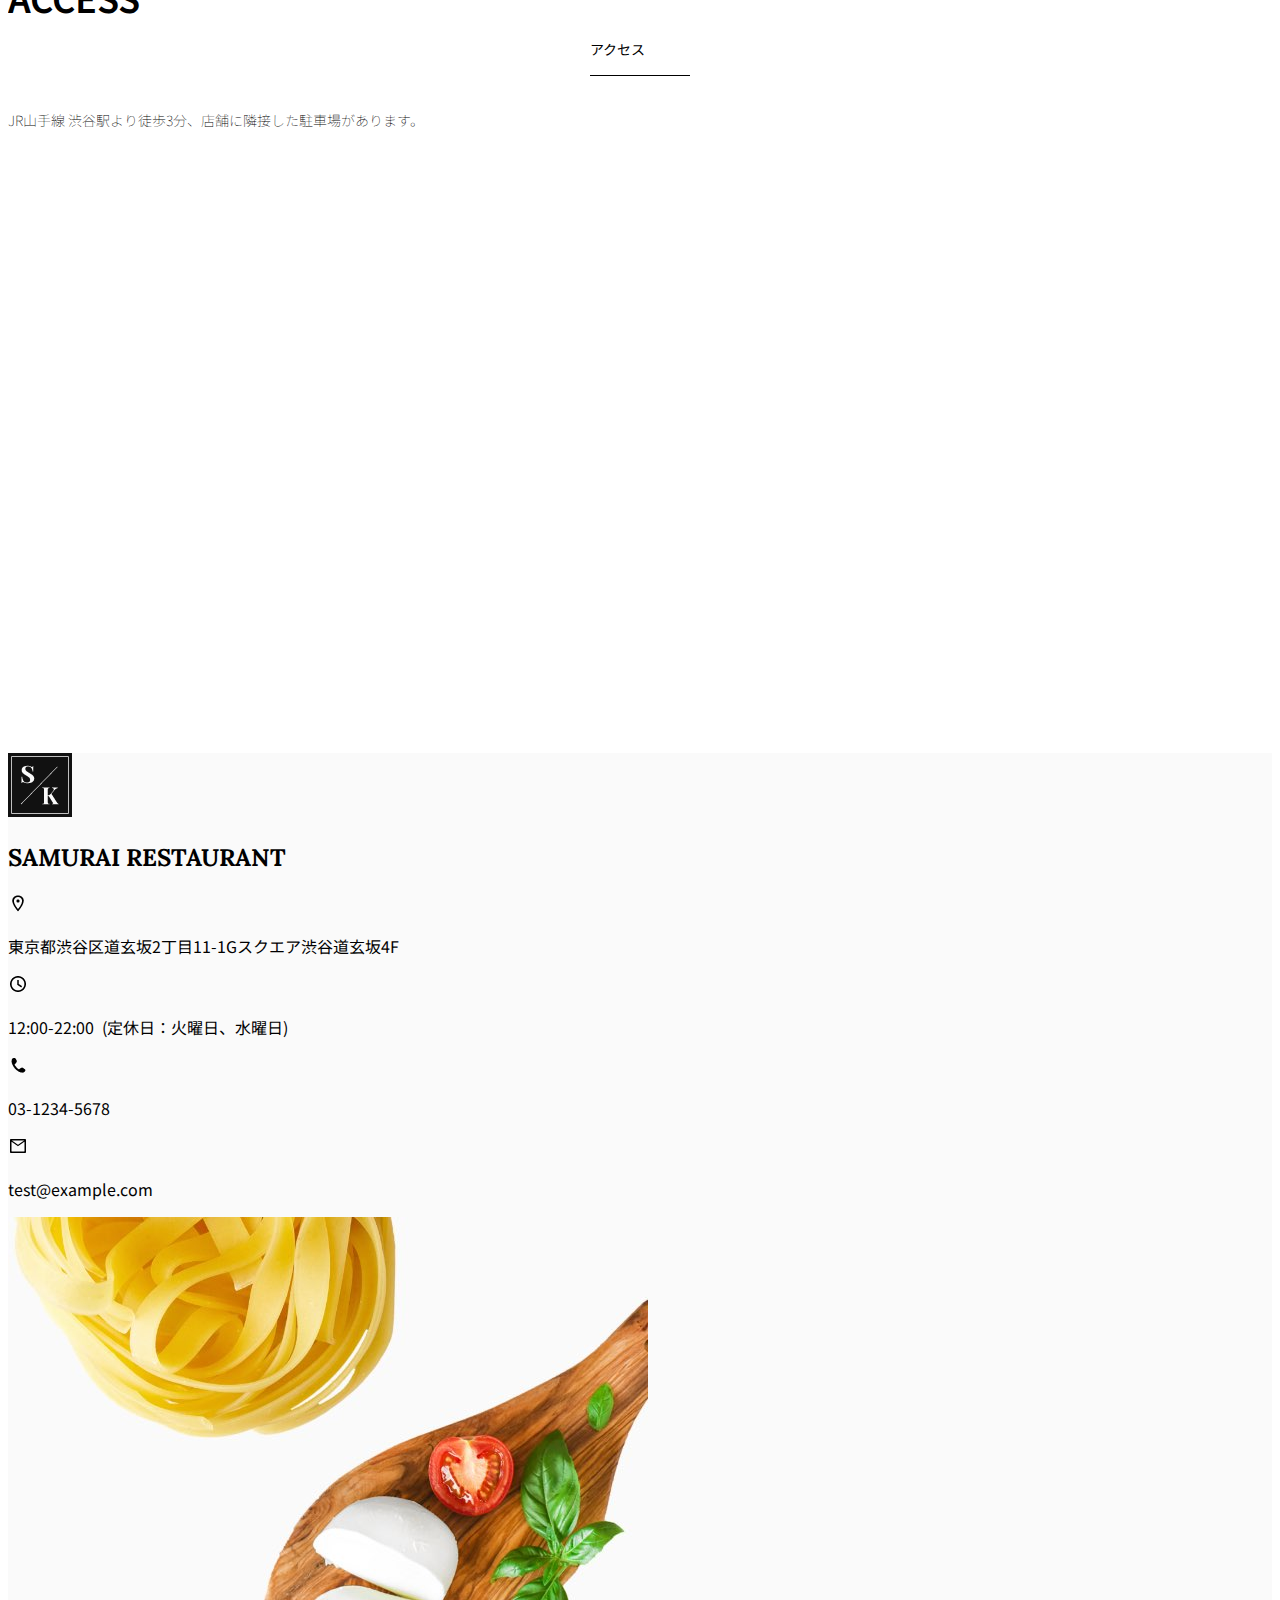
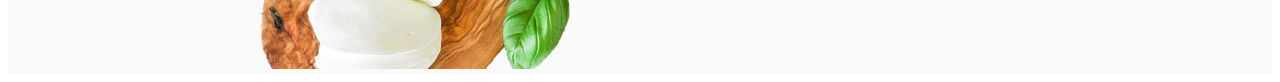
<file: kadai_tutorial_output/index.html>
<!doctype html>
<html lang="ja">

<head>
  <meta charset="utf-8">
  <!-- マルチデバイス対応 -->
  <meta name="viewport" content="width=device-width, initial-scale=1">
  <meta name="description" content="">
  <meta name="author" content="SAMURAI ENGINEER">
  <title>SAMURAI XD_HTML教材</title>
  
  <!-- 先にBootstrapのCSSを読み込む -->
  <!-- ************************************************ bootstrap.min.cssの読み込み -->
  <!-- BootstrapのCSSの読み込み -->
  <link href="https://cdn.jsdelivr.net/npm/bootstrap@5.0.0-beta1/dist/css/bootstrap.min.css" rel="stylesheet"
    integrity="sha384-giJF6kkoqNQ00vy+HMDP7azOuL0xtbfIcaT9wjKHr8RbDVddVHyTfAAsrekwKmP1" crossorigin="anonymous">
  <!-- ************************************************ bootstrap.bundle.min.jsの読み込み -->
  <!-- BootstrapのJavaScriptライブラリの読み込み -->
  <script src="https://cdn.jsdelivr.net/npm/bootstrap@5.0.0-beta1/dist/js/bootstrap.bundle.min.js"
    integrity="sha384-ygbV9kiqUc6oa4msXn9868pTtWMgiQaeYH7/t7LECLbyPA2x65Kgf80OJFdroafW" crossorigin="anonymous" defer>
  </script>

  <!-- ************************************************ Google Font読み込み -->
  <link rel="preconnect" href="https://fonts.gstatic.com">
  <link href="https://fonts.googleapis.com/css2?family=Lora&display=swap" rel="stylesheet">
  <link href="https://fonts.googleapis.com/css2?family=Noto+Sans+JP:wght@300&display=swap" rel="stylesheet">
  <!-- ************************************************ Font Awesome -->
  <link rel="stylesheet" href="https://use.fontawesome.com/releases/v5.1.0/css/all.css"
    integrity="sha384-lKuwvrZot6UHsBSfcMvOkWwlCMgc0TaWr+30HWe3a4ltaBwTZhyTEggF5tJv8tbt" crossorigin="anonymous">
    
  <!-- Bootstrapの読み込みのlinkタグよりも後ろに、style.cssを読み込むlinkタグを記述する -->
  <!-- ************************************************今回作成する styles.cssの読み込み -->
  <link href="stylesheet/style.css" rel="stylesheet">
  <!-- ************************************************  -->
</head>

<body>
  <main>
    <!-- ************************************************ ナビゲーションバー開始 -->
    <!-- navbarでナビゲーションバー作成。navbar-expand-lgで画面幅が広いときハンバーガーボタンを非表示。 -->
    <nav class="navbar navbar-expand-lg">
      <!-- navbarのコンテナ -->
      <div class="container">
        <!-- navbar-brandはロゴ部分。独自クラスのmy_navbar_brandで細かな調整。 -->
        <a class="navbar-brand my_navbar_brand">
          <!-- ロゴのアイコンを配置。navbar_brand_logoは独自クラス。 -->
          <img class="img-fluid navbar_brand_logo" src="img/site_logo.png" alt="サイトアイコン"><span>SAMURAI KITCHEN</span>
        </a>
        
        <!-- navbar-togglerはハンバーガーボタンを表示・非表示にするクラス。 -->
        <div class="navbar-toggler hamburger_menu" data-bs-toggle="collapse" data-bs-target="#navbarNav"
           aria-controls="navbarNav" aria-expanded="false" aria-label="Toggle navigation">
          <input type="checkbox" id="hamburger_btn_check">
          <label for="hamburger_btn_check" class="hamburger_btn">
            <img class="btn_open" src="img/button_open.png" alt="ナビゲーションバーのボタン">
            <img class="btn_close" src="img/button_close.png" alt="ナビゲーションバーのボタン">
          </label>
        </div>
        
        <!-- これ以降がナビゲーションメニュー部分。説明は後述。 -->
         <div class="collapse navbar-collapse justify-content-end" id="navbarNav">
          <ul class="navbar-nav">
            <li class="nav-item px-2">
              <a class="nav-link my_nav_link my-2" aria-current="page" href="#">HOME</a>
            </li>

            <li class="nav-item px-2">
              <a class="nav-link my_nav_link my-2" href="#about">ABOUT US</a>
            </li>

            <li class="nav-item px-2">
              <a class="nav-link my_nav_link my-2" href="#gallery">GALLERY</a>
            </li>
            
            <li class="nav-item px-2">
              <a class="nav-link my_nav_link my-2" href="#menu">MENU</a>
            </li>
            
            <li class="nav-item px-2">
              <a class="nav-link my_nav_link my-2" href="#review">CUSTOMER REVIEWS</a>
            </li>

            <li class="nav-item px-2">
              <a class="nav-link my_nav_link my-2" href="#access">ACCESS</a>
            </li>

          </ul>
         </div>
      </div>
    </nav>
    <!-- ************************************************ ナビゲーションバー終了 -->

    <!-- ************************************************ カルーセル開始 -->
    
    <!-- カルーセル部分 -->
    <!-- idのmyCarouselはインジケーター部分のdata-bs-targetと紐付く必要がある。mb-5で下方向に余白追加。 -->
    <div id="myCarousel" class="carousel slide mb-5" data-bs-ride="carousel">
      
     <!-- インジケーター部分 -->
     <ol class="carousel-indicators">
      <!-- この箇所と前述のidは紐付いている。data-bs-slide-toの番号がカルーセルの順番。 -->
      <li data-bs-target="#myCarousel" data-bs-slide-to="0" class="active"></li>
      <li data-bs-target="#myCarousel" data-bs-slide-to="1"></li>
      <li data-bs-target="#myCarousel" data-bs-slide-to="2"></li>
     </ol>
     
     <!-- carousel-inner：カルーセルのキャプションと背景画像の部分。現在は1枚目だけ表示。 -->
     <div class="carousel-inner">
      
      <!-- 親要素 -->
      <div class="carousel-item active">
        
        <!-- imgタグと "carousel-caption" クラスは同じ親（carousel-item）に入っているので、兄弟要素 -->
        <img src="img/slider-1.jpg" alt="SAMURAI KITCHEN-1">
        
        <!-- imgタグと "carousel-caption" クラスは同じ親（carousel-item）に入っているので、兄弟要素 -->
        <!-- 親要素 -->
        <div class="carousel-caption">
          
          <!-- h1は"carousel-item"には入っていないので兄弟要素とは言いません -->
          <!-- h1タグは carousel-caption クラスの子要素 中に入っているので -->
          <!-- 独自クラスで位置とフォントを変更 -->
          <h1 class="my_carousel_caption">
            Welcome to<br>
            SAMURAI KITCHEN
          </h1>
          
        <!-- 親要素の閉じタグ h1タグは親要素の中にはいっています -->
        </div>
      </div>
      
      <!-- カルーセル2枚目 -->
      <div class="carousel-item">
        <img src="img/slider-2.jpg" alt="サンプル画像">
        <div class="carousel-caption">
          <h1 class="my_carousel_caption">            
            The fabulous combination of&nbsp;wine&nbsp;and&nbsp;food
          </h1>
        </div>
      </div>
      
      <!-- カルーセル３枚目 -->
      <div class="carousel-item">
        <img src="img/slider-3.jpg" alt="サンプル画像">
        <div class="carousel-caption">
          <h1 class="my_carousel_caption">Get the Italian taste<br>
            at the SAMURAI&nbsp;KITCHEN
          </h1>
        </div>
      </div>
     </div>
     
     <!-- コントロールボタン 左側 -->
     <a class="carousel-control-prev" href="#myCarousel" role="button" data-bs-slide="prev">
      <span class="carousel-control-prev-icon" aria-hidden="true"></span>
      <span class="visually-hidden">Previous</span>
     </a>
     
     <!-- コントロールボタン 右側 -->
     <a class="carousel-control-next" href="#myCarousel" role="button" data-bs-slide="next">
      <span class="carousel-control-next-icon" aria-hidden="true"></span>
      <span class="visually-hidden">Next</span>
     </a>
    </div>

    <!-- ************************************************ カルーセル終了 -->

    <!-- ************************************************ アバウトセクション開始 -->
    <section class="about_us_bg" id="about">
      
     <!--コンテンツの中央揃え。上下方向にパディング（サイズ5）。下方向にマージン（サイズ5）。 -->
     <div class="container py-5 mb-5">
      
      <!-- rowクラス（行） -->
       <div class="row">
        
        <!-- 左側カラム（6/12分割） -->
        <div class="col-lg-6 text-left">
         
          <!-- 上下方向にパディング（サイズ5） -->
          <div class="py-5">
           
           <!-- 下方向にマージン（サイズ5） -->
           <h2 class="section_title about mb-5">
            ABOUT US
           </h2>
            <!-- 下方向にマージン（サイズ2） -->
            <p class="mb-2">
               本場イタリアンの味を追求し、厳選した国産食材を使用。<br>
               オーガニック野菜、熟成させた自家製プロシュート、<br>
               毎朝仕込むピザ生地など、あらゆる食材へのこだわり。<br>             
            </p>
            
             <!-- 下方向にマージン（サイズ2） -->
              <p class="mb-2">
               料理に合うワインもイタリア産のものから国産のものまでラインナップ豊富。<br>
              </p>
              
             <!-- 下方向にマージン（サイズ2） -->
              <p class="mb-2">
               イタリアのワインの名産地「ピエモンテ州」「ヴェネト州」で生産された<br>
               ワインを取り揃え、上品な味わいをお愉しみいただけます。<br>
              </p>
          </div>
        </div>
         <!-- 右側カラム（6/12分割） -->
          <div class="col-lg-6">
            
           <!-- 画像を配置 -->
            <img src="img/img-about-us.png" class="img-fluid" alt="pizza">
          </div>
      </div>
     </div>

    </section>
    <!-- ************************************************ アバウトセクション終了 -->

    <!-- ************************************************ ギャラリーセクション開始 -->
    <section id="gallery">
      <div class="container mb-5">
        <h2 class="mb-3 section_title gallery text-center">GALLERY</h2>
        <p class="text-center mb-5">
          上品な大人の空間で素敵なひと時を
        </p>

        <div class="row">
          <div class="col-6 col-lg-3 mb-4 d-flex justify-content-center">
            <img class="img-fluid" src="img/gallery-1.jpg" alt="サンプル画像">
          </div>

          <div class="col-6 col-lg-3 mb-4 d-flex justify-content-center">
            <img class="img-fluid" src="img/gallery-2.jpg" alt="サンプル画像">
          </div>

          <div class="col-6 col-lg-3 mb-4 d-flex justify-content-center">
            <img class="img-fluid" src="img/gallery-3.jpg" alt="サンプル画像">
          </div>

          <div class="col-6 col-lg-3 mb-4 d-flex justify-content-center">
            <img class="img-fluid" src="img/gallery-4.jpg" alt="サンプル画像">
          </div>

          <div class="col-6 col-lg-3 mb-4 d-flex justify-content-center">
            <img class="img-fluid" src="img/gallery-5.jpg" alt="サンプル画像">
          </div>

          <div class="col-6 col-lg-3 mb-4 d-flex justify-content-center">
            <img class="img-fluid" src="img/gallery-6.jpg" alt="サンプル画像">
          </div>

          <div class="col-6 col-lg-3 mb-4 d-flex justify-content-center">
            <img class="img-fluid" src="img/gallery-7.jpg" alt="サンプル画像">
          </div>

          <div class="col-6 col-lg-3 mb-4 d-flex justify-content-center">
            <img class="img-fluid" src="img/gallery-8.jpg" alt="サンプル画像">
          </div>

        </div>
      </div>

    </section>
    <!-- ************************************************ ギャラリーセクション終了 -->

    <!-- ************************************************ メニューセクション -->
    <section id="menu">
     <!-- タイトル文字部分のコンテナ -->
     <div class="container">
      <div class="row">
        <div class="col-lg-12">
          
          <!-- タイトル文字 -->
          <h2 class="section_title menu text-center mb-5">MENU</h2>
        </div>
      </div>
     </div>
     
     <!-- メニュー部分のコンテナ -->
     <!-- 下方向にマージン5 -->
     <div class="container mb-5">
      <div class="row">
        
        <!-- 左側メニュー -->
        <div class="col-12 col-lg-6">
          
          <!-- さらに子要素を5:7で分割 -->
           <!-- カラム間のパディングをなくす。下方向にマージン4 -->
          <div class="row g-0 mb-4">
            
             <!-- 画像中央揃え -->
            <div class="col-12 col-lg-5 text-center">
              
              <!-- 左側メニュー画像部分 -->
               <!-- 画像がカラムをはみ出ないようにする -->
              <img src="img/margherita.png" class="img-fluid" alt="マルゲリータ">
            </div>
            
            <!-- 右側テキスト部分 -->
             <!-- 全体的にパディング4 -->
            <div class="col-12 col-lg-7 p-4">
              
               <!-- 下方向のマージン0 文字を小さくするmenu_title独自クラスを追加 -->
              <h4 class="mb-0 menu_title">マルゲリータ</h4>
              
               <!-- 縦方向の中央揃え -->
              <p class="my-auto">彩り鮮やかなトマトチーズバジルに、食欲がそそられるピザ。石窯で直火で焼き上げ、サクサクで香ばしい、フチとモチモチの生地の食感が楽しめる、一皿。</p>
              
               <!-- フォントを変更する独自クラスを追加 -->
              <p class="menu_price">¥1,600</p>
            </div>

          </div>
        </div>
        
        <div class="col-12 col-lg-6">

          <div class="row g-0 mb-4">
            <div class="col-12 col-lg-5 text-center">
              
              <!-- 左側メニュー画像部分 -->
              <img src="img/pescatore.png" class="img-fluid" alt="ペスカトーレ">
            </div>
            
            <!-- 右側テキスト部分 -->
            <div class="col-12 col-lg-7 p-4">
              <h4 class="mb-0 menu_title">ペスカトーレ</h4>
              <p class="my-auto">貝・海老・魚の魚介をたっぷりと使ったトマトソースのパスタ。にんにく、白ワインをベースに、トマトの酸味と魚介の旨みでコクのあるスープが味わえるひと皿。</p>
              <p class="menu_price">¥1,400</p>
            </div>

          </div>
        </div>

        <div class="col-12 col-lg-6">
          <div class="row g-0 mb-4">
            <div class="col-12 col-lg-5 text-center">
              <img src="img/amatriciana.png" class="img-fluid" alt="アマトリチャーナ">
            </div>
            <div class="col-12 col-lg-7 p-4">
              <h4 class="mb-0 menu_title">アマトリチャーナ</h4>
              <p class="my-auto">豚肉の塩漬けのパンチェッタと、玉ねぎとトマトを使用したパスタ料理。パンチェッタの塩味とトマトの酸味のバランスが絶妙なひと皿。</p>
              <p class="menu_price">¥1,400</p>
            </div>
          </div>
        </div>

        <div class="col-12 col-lg-6">
          <div class="row g-0 mb-4">
            <div class="col-12 col-lg-5 text-center">
              <img src="img/bagna-cauda.png" class="img-fluid" alt="バーニャカウダ">
            </div>
            <div class="col-12 col-lg-7 p-4">
              <h4 class="mb-0 menu_title">バーニャカウダ</h4>
              <p class="my-auto">旬の野菜が満載の野菜料理。チーズ、オリーブオイル、バルサミコ酢をベースにした3種の自家製ソースでお好みに合わせて召し上がれるひと皿。</p>
              <p class="menu_price">¥1,000</p>
            </div>
          </div>
        </div>
        
        <!-- 右側部分メニュー。上記と同じ内容なのでコメント省略 -->
        <div class="col-12 col-lg-6">
          <div class="row g-0 mb-4">
            <div class="col-12 col-lg-5 text-center">
              <img src="img/steak.png" class="img-fluid" alt="フィオレンティーナステーキ">
            </div>
            <div class="col-12 col-lg-7 p-4">
              <h4 class="mb-0 menu_title">フィオレンティーナステーキ</h4>
              <p class="my-auto">生後12か月以下の牛の肩ロースを分厚く切り、味付けはシンプルに塩・胡椒で、炭火でカリッと焼き上げたステーキ。香ばしく食べ応え十分なひと皿。</p>
              <p class="menu_price">¥2,200</p>
            </div>
          </div>
        </div>

        <div class="col-12 col-lg-6">
          <div class="row g-0 mb-4">
            <div class="col-12 col-lg-5 text-center">
              <img src="img/carbonara.png" class="img-fluid" alt="カルボナーラ">
            </div>
            <div class="col-12 col-lg-7 p-4">
              <h4 class="mb-0 menu_title">カルボナーラ</h4>
              <p class="my-auto">豚肉の塩漬けのパンチェッタ、鶏卵、黒胡椒、粉チーズを使用したパスタ料理。濃厚な卵とチーズにパンチェッタの塩味の利いたひと皿。</p>
              <p class="menu_price">¥1,400</p>
            </div>
          </div>
        </div>

        <div class="col-12 col-lg-6">
          <div class="row g-0 mb-4">
            <div class="col-12 col-lg-5 text-center">
              <img src="img/acqua-pazza.png" class="img-fluid" alt="アクアパッツァ">
            </div>
            <div class="col-12 col-lg-7 p-4">
              <h4 class="mb-0 menu_title">アクアパッツァ</h4>
              <p class="my-auto">タイやアサリなどの魚介類に、トマトやオリーブオイル、にんにくなどを煮込んだパスタ料理。白ワインのソースに溶け込んだ魚介類の旨みがいっぱいのひと皿。</p>
              <p class="menu_price">¥2,000</p>
            </div>
          </div>
        </div>

        <div class="col-12 col-lg-6">
          <div class="row g-0 mb-4">
            <div class="col-12 col-lg-5 text-center">
              <img src="img/gelato.png" class="img-fluid" alt="ジェラート">
            </div>
            <div class="col-12 col-lg-7 p-4">
              <h4 class="mb-0 menu_title">ジェラート</h4>
              <p class="my-auto">濃厚な牛乳をベースにしたものから、果肉と果汁が満載のフルーツをベースにしたものまで取り揃えたイタリアのアイス。冷たくて甘いひと皿。</p>
              <p class="menu_price">¥800</p>
            </div>
          </div>
        </div>
      </div>
     </div>

    </section>
    <!-- ************************************************ メニューセクション終了 -->

    <!-- ************************************************ レビューセクション開始 -->
    <section id="review">
      
     <!-- review_wrapper で背景画像を設定します -->
     <div class="review_wrapper">
      
      <!-- container部分 -->
      <div class="container py-5 mb-5">
        
        <!-- 中央揃えでタイトルを表示 -->
        <div class="text-center mb-5">
          <h2 class="section_title review text-center text-white">CUSTOMER REVIEWS</h2>
        </div>
      
        <!-- row部分：左右のカラムを中央揃え -->
        <div class="row pb-5 justify-content-center">
          
          <!-- 左側カラム -->
          <div class="col-12 col-lg-5 mt-3">
            
            <!-- 背景を白色に設定 -->
            <!-- h_420 クラスで白枠の高さを修正します -->
            <div class="bg-white h_420">
              
              <!-- 内側にパディング4 -->
              <div class="p-4">
                
                <!-- 顔写真と年齢などのテキストはd-flexで横並びにする　中央揃え -->
                <div class="d-flex align-items-center">
                  <!-- お客様の画像を配置 -->
                  <!-- reviewer_img クラスで画像サイズを変更します -->
                  <img src="img/customer-woman.png" class="reviewer_img" alt="サンプル画像">
                  <div>
                    <!-- お客様情報のテキスト -->
                    <p class="my-0">40代/女性</p>
                    <p class="my-0">夫婦でご来店</p>
                  </div>
                </div>

                <div class="my-3">
                  <!-- 星の画像を表示 -->
                  <!-- star_img クラスで画像サイズを変更 -->
                  <img src="img/star-point.png" class="star_img" alt="star">
                  <img src="img/star-point.png" class="star_img" alt="star">
                  <img src="img/star-point.png" class="star_img" alt="star">
                  <img src="img/star-point.png" class="star_img" alt="star">
                  <img src="img/star-point.png" class="star_img" alt="star">
                </div>
            
                <!-- レビュータイトル -->
                <h5>親切で丁寧なご提案</h5>
            
                <!-- レビュー内容 -->
                <p>
                  ディナーに来た際にワインを選ぶのに悩んでいたら、注文する料理に合ったオススメのワインを教えてもらえて、ワインのテイスティングまでさせてもらえたのでとても嬉しかったです。次はワインを選んでからオススメの料理を聞いてみようと思います。              
                </p>
            
                <!-- 黄色のボタンを配置 -->
                <button type="button" class="btn btn-warning shadow fix_bottom">詳細</button>
              </div>
            </div>
          </div>
          
          <!-- 右側カラム：左側カラムと内容が同じなので説明は省略 -->
          <div class="col-12 col-lg-5 mt-3">
            <div class="bg-white h_420">
              <div class="p-4">
                <div class="d-flex align-items-center">
                  <img src="img/customer-man.png" class="reviewer_img" alt="サンプル画像">
                  <div>
                    <p class="my-0">30代/男性</p>
                    <p class="my-0">パートナーとご来店</p>
                  </div>
                </div>
                <div class="my-3">
                  <img src="img/star-point.png" class="star_img" alt="star">
                  <img src="img/star-point.png" class="star_img" alt="star">
                  <img src="img/star-point.png" class="star_img" alt="star">
                  <img src="img/star-point.png" class="star_img" alt="star">
                  <img src="img/star-no-point.png" class="star_img" alt="no-star">
                </div>
                <h5>素敵な時間と思い出</h5>
                <p>
                  パートナーとのアニバーサリーにこちらのお店を選んで正解でした。店内の雰囲気も落ち着いていて上品で、事前に予約した際に打ち合わせしたサプライズが成功したあとに、さらにお店からもサプライズをいただけて、とても素敵な思い出になりました。
                </p>
                <button type="button" class="btn btn-warning shadow fix_bottom">詳細</button>
              </div>
            </div>
          </div>
        </div>
      </div>
     </div>

    </section>
    <!-- ************************************************ レビューセクション終了 -->

    <!-- ************************************************ アクセスセクション開始 -->
    <section id="access">
      <div class="container">
        <div class="row">
          <div class="col-lg-12 text-center mb-5">
            <h2 class="section_title text-center access mb-5">ACCESS</h2>
            <p>JR山手線 渋谷駅より徒歩3分、店舗に隣接した駐車場があります。</p>
          </div>
        </div>
      </div>

      <div class="container mb-5 px-2">
        <!-- この部分にマップを配置 -->
         <!-- 横幅100% 高さ50vh -->
        <iframe 
          src="https://www.google.com/maps/embed?pb=!1m18!1m12!1m3!1d3241.280674341981!2d139.74691337651134!3d35.670090372590835!2m3!1f0!2f0!3f0!3m2!1i1024!2i768!4f13.1!3m3!1m2!1s0x60188b602972bb83%3A0xa6b553df33a5bd04!2zU0FNVVJBSSBFTkdJTkVFUiDkvo3jgqjjg7Pjgrjjg4vjgqI!5e0!3m2!1sja!2sjp!4v1749943228775!5m2!1sja!2sjp" width="800" height="600" style="border:0;" allowfullscreen="" loading="lazy" referrerpolicy="no-referrer-when-downgrade"
          class="w-100" style="height: 50vh;" loading="lazy"></iframe>
          <!-- width="800" height="600" style="border: 0;" allowfullscreen="" loading="lazy"></iframe> -->
      </div>
    </section>
    <!-- ************************************************ アクセスセクション終了 -->


    <!-- ************************************************ フッター開始 -->
    <footer id="footer">
      <div class="container">
        <div class="row">
          
          <!-- 2カラムに分けたレイアウトの左側カラム -->
          <!-- 親要素にposition-relativeを設定 -->
          <div class="col-12 col-lg-6 position-relative">

            <!-- 左側カラムのレイアウトをさらに分けるためにrowを使用 -->
            <div class="row pt-5">
              
              <!-- 画面をさらに2:10に分割 -->
              <!-- ここは2:10の2の部分 -->
              <div class="col-lg-2 text-center my-3">
                
                <!-- footer_brand_logoの独自クラスを追加 -->
                <!-- サイトロゴ -->
                <img class="img-fluid footer_brand_logo" src="img/site_logo.png" alt="サンプル画像">
              </div>
            
              <!-- ここは2:10の10の部分 -->
              <div class="col-lg-10 align-self-center my-3">
                <!-- タイトル文字 -->
                <!-- footer_textの独自クラスを追加してフォント等を変更 -->
                <h2 class="m-0 footer_text">SAMURAI RESTAURANT</h2>
              </div>
            </div>
          
            <!-- 営業時間などのテキストを追加 -->
            <!-- 独自クラスrestaurant_infoを追加 -->
            <div class="restaurant_info py-3">
              <div class="d-flex mb-3">
                <img src="img/icon-Marker.png" alt="marker">
                <p class="p-0 m-0">東京都渋谷区道玄坂2丁目11-1Gスクエア渋谷道玄坂4F</p>
              </div>
              <div class="d-flex mb-3">
                <img src="img/icon-Clock.png" alt="clock">
                <p class="p-0 m-0">12:00-22:00&nbsp;&nbsp;(定休日：火曜日、水曜日)</p>
              </div>
              <div class="d-flex mb-3">
                <img src="img/icon-Phone.png" alt="phone">
                <p class="p-0 m-0">03-1234-5678</p>
              </div>
              <div class="d-flex mb-3">
                <img src="img/icon-Mail.png" alt="mail">
                <p class="p-0 m-0">test@example.com</p>
              </div>
            </div>
          
            <!-- コピーライトを追加 -->
            <!-- copy_rightクラスでabsoluteを設定。align-items-centerで上下中央揃え。 -->
            <div class="copy_right align-items-center">
              <p>
                ©SAMURAI KITCHEN, All Rights Reserved.
              </p>
            
              <!-- SNSアイコンを表示 -->
              <!-- SNSアイコンに独自クラスsns_imgを追加 -->
              <img src="img/icon-facebook.png" class="sns_img" alt="facebook">
              <img src="img/icon-twitter.png" class="sns_img" alt="twitter">
            </div>
          </div>
        
          <!-- 2カラムに分けたレイアウトの右側カラム -->
          <div class="col-12 col-lg-6 d-none d-lg-block">
            <!-- 背景画像を表示 -->
            <img src="img/background-footer.jpg" alt="背景画像">
          </div>
        </div>
      </div>
    </footer>
    <!-- ************************************************ フッター終了 -->
  </main>
</body>

</html>
</file>
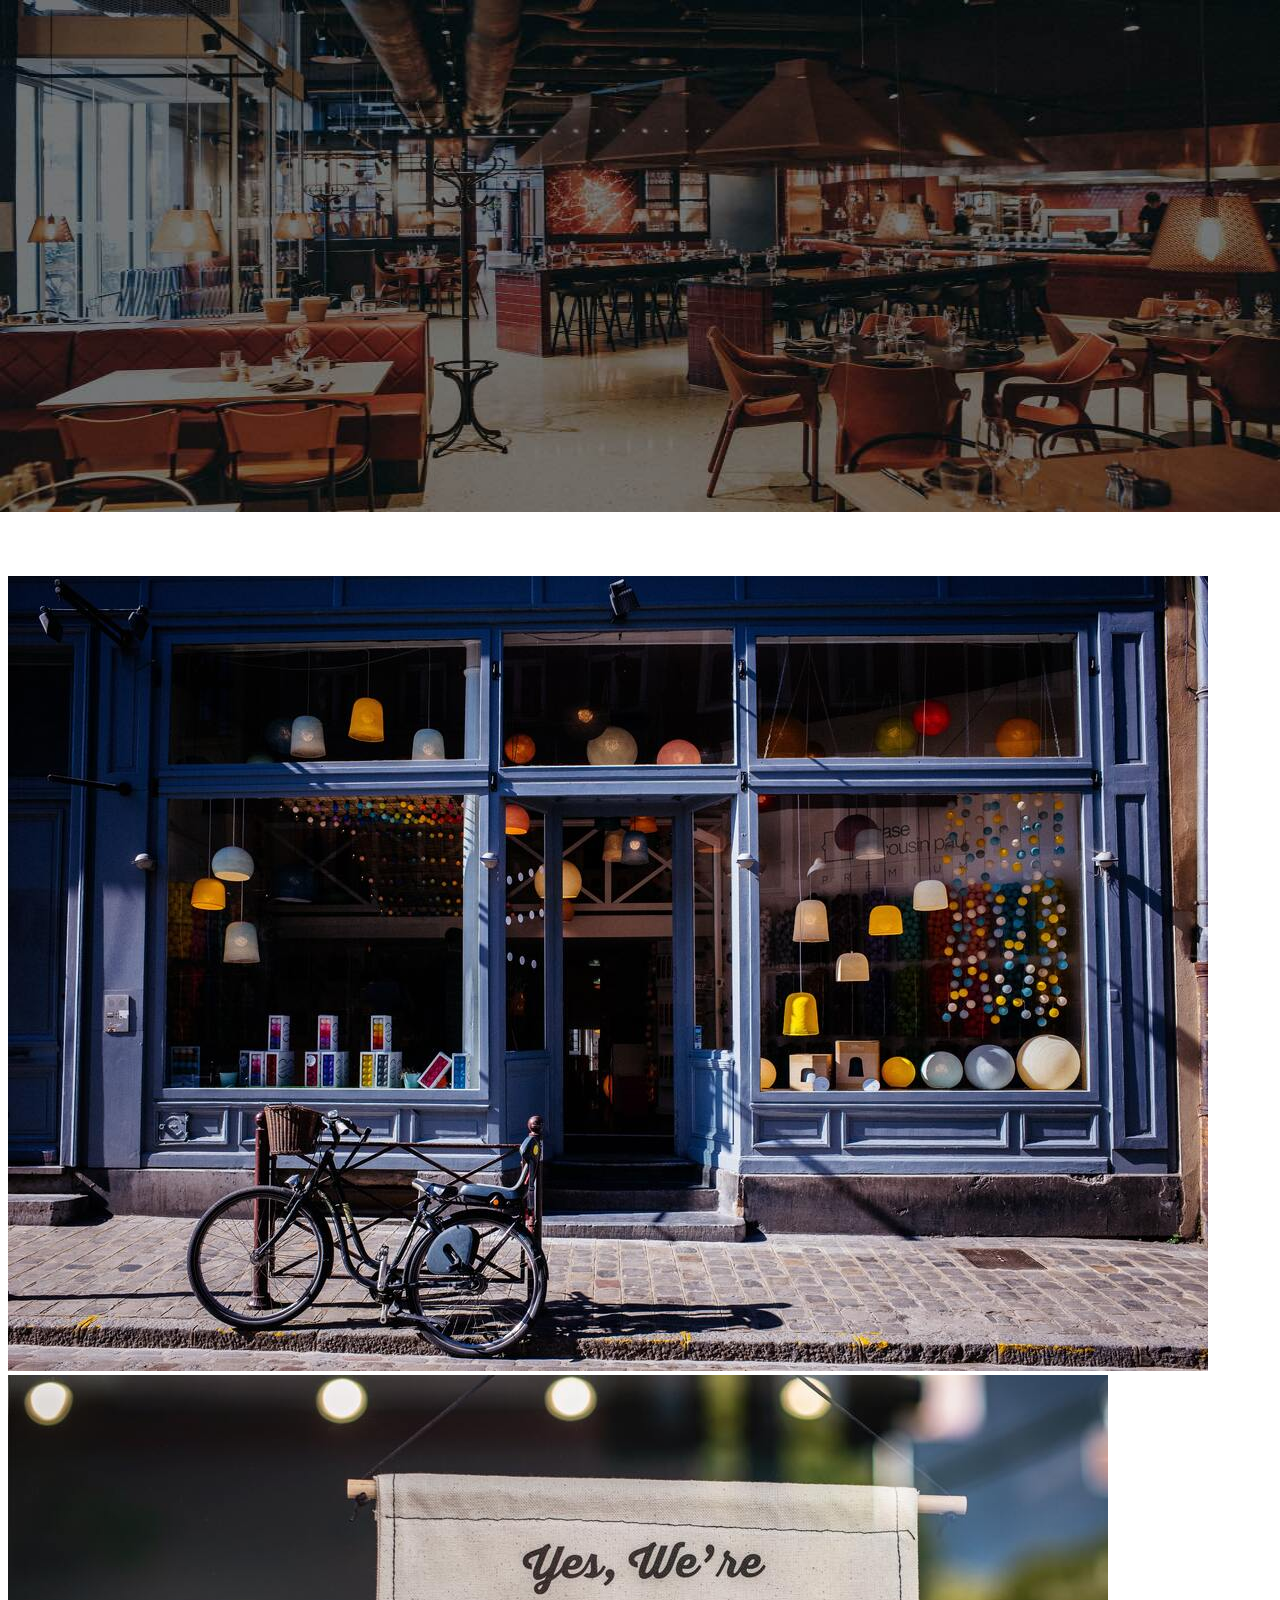
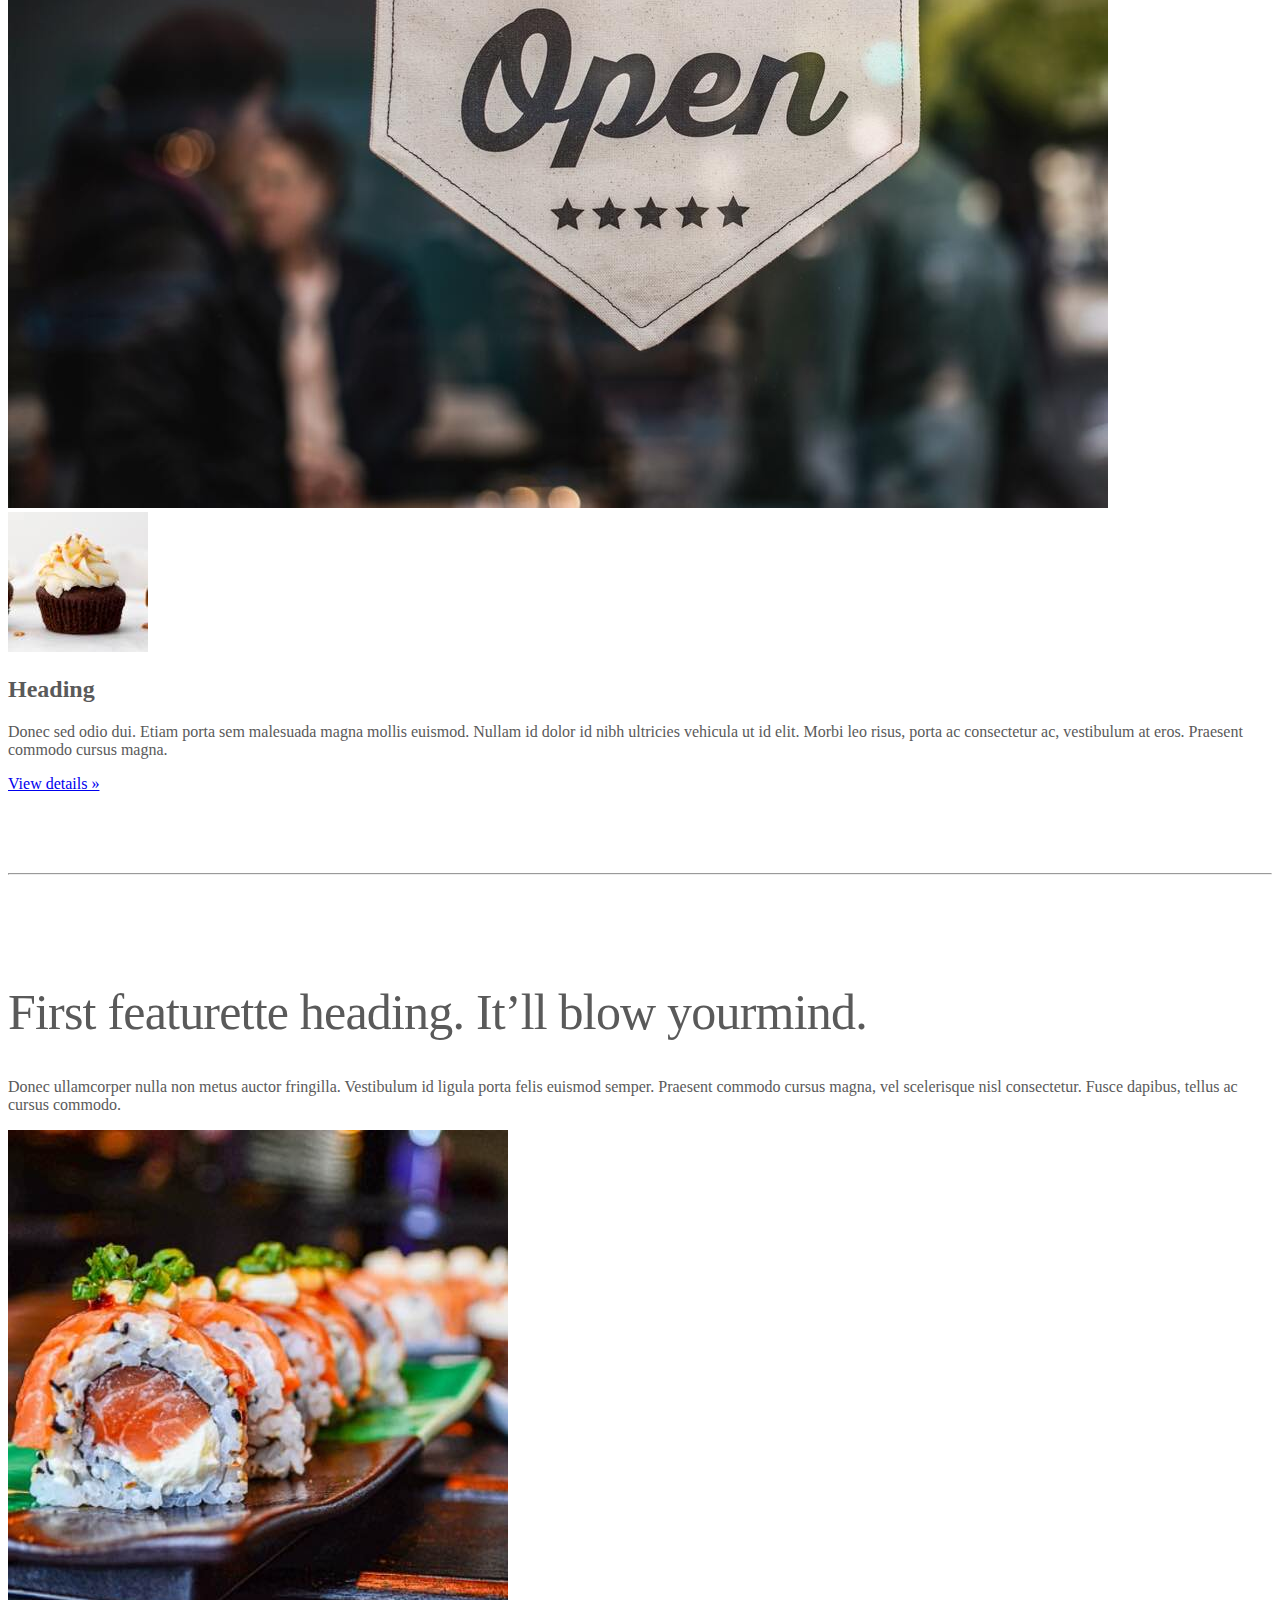
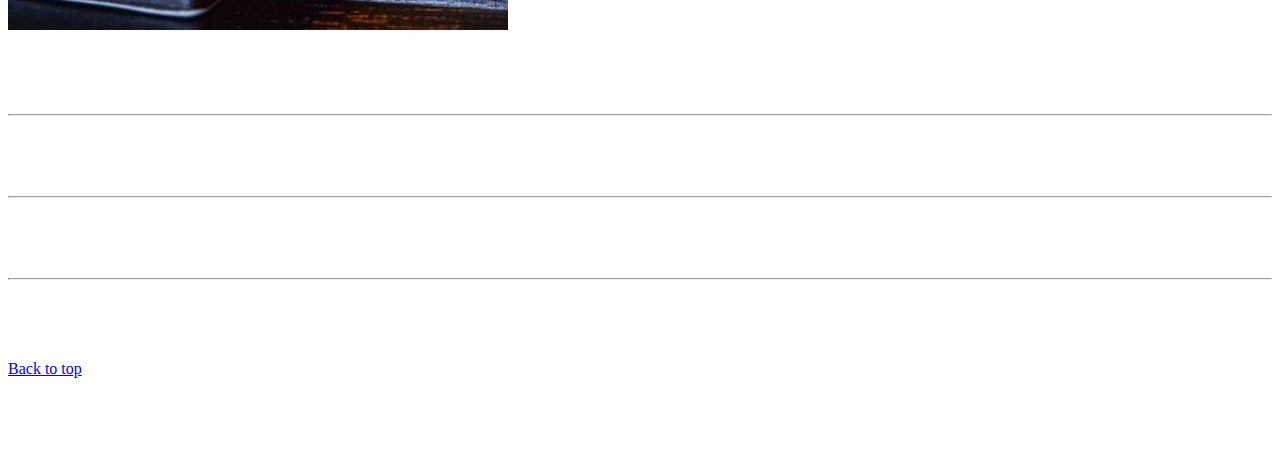
<file: kadai_003/index_for_student.html>
<!doctype html>
<html lang="en">
  <head>
    <meta charset="utf-8">
    <meta name="viewport" content="width=device-width, initial-scale=1">
    <meta name="description" content="">
    <meta name="author" content="Mark Otto, Jacob Thornton, and Bootstrap contributors">
    <meta name="generator" content="Hugo 0.79.0">
    <title>Carousel Template · Bootstrap v5.0</title>
    <link rel="canonical" href="https://getbootstrap.com/docs/5.0/examples/carousel/">
    <!-- ************************************************ bootstrap.min.cssの読み込み -->
    <link href="https://cdn.jsdelivr.net/npm/bootstrap@5.0.0-beta1/dist/css/bootstrap.min.css" rel="stylesheet" integrity="sha384-giJF6kkoqNQ00vy+HMDP7azOuL0xtbfIcaT9wjKHr8RbDVddVHyTfAAsrekwKmP1" crossorigin="anonymous">
    <!-- ************************************************ carousel.cssの読み込み -->
    <link href="carousel.css" rel="stylesheet">
    <!-- ************************************************ bootstrap.bundle.min.jsの読み込み -->
    <script src="https://cdn.jsdelivr.net/npm/bootstrap@5.0.0-beta1/dist/js/bootstrap.bundle.min.js" integrity="sha384-ygbV9kiqUc6oa4msXn9868pTtWMgiQaeYH7/t7LECLbyPA2x65Kgf80OJFdroafW" crossorigin="anonymous" defer></script>
  </head>
  <body>
    <main>
      <!-- ************************************************ カールセル開始 -->
      <!-- <div id="myCarousel" class="carousel slide" data-bs-ride="carousel"> -->
      <div id="carouselExampleSlidesOnly" class="carousel slide" data-bs-ride="carousel"></div>
      <!-- <div id="myCarousel" class="" data-bs-ride=""> -->

        <div class="carousel-inner">
        <!-- <div class=""> -->

          <div class="carousel-item active">
          <!-- <div class=""> -->

            <img src="img/top_1.jpg" alt="サンプル画像1">
            <div class="container">
              <div class="carousel-caption">
              <!-- <div class=""> -->

                <h1>Example headline.</h1>
                <p>Cras justo odio, dapibus ac facilisis in, egestas eget quam. Donec id elit non mi porta gravida at eget
                  metus. Nullam id dolor id nibh ultricies vehicula ut id elit.</p>
                <p><a class="btn btn-lg btn-primary" href="#" role="button">Sign up today</a></p>
                <!-- <p><a class="" href="#" role="button">Sign up today</a></p> -->
              </div>
            </div>
          </div>

          <img src="img/top_2.jpg" alt="サンプル画像2">
          <img src="img/top_3.jpg" alt="サンプル画像3">

        </div>
      </div>
      <!-- ************************************************ カールセル終了 -->
      <!-- <div class="container marketing"> -->
      <div class="">
        <!-- <div class="row"> -->
        <div class="">
          <!-- <div class="col-lg-4"> -->
          <div class="">
            <img src="img/cake.jpg" class="rounded-circle" alt="サンプル画像2">
            <h2>Heading</h2>
            <p>Donec sed odio dui. Etiam porta sem malesuada magna mollis euismod. Nullam id dolor id nibh ultricies
              vehicula ut id elit. Morbi leo risus, porta ac consectetur ac, vestibulum at eros. Praesent commodo cursus
              magna.</p>
            <!-- <p><a class="btn btn-secondary" href="#" role="button">View details &raquo;</a></p> -->
            <p><a class="" href="#" role="button">View details &raquo;</a></p>
          </div>
        </div>
        <hr class="featurette-divider">
        <!-- <div class="row"> -->
        <div class="">
          <!-- <div class="col-md-7"> -->
          <div class="">
            <!-- <h2 class="featurette-heading">First featurette heading. <span class="text-muted">It’ll blow yourmind.</span> -->
            <h2 class="featurette-heading">First featurette heading. <span class="">It’ll blow yourmind.</span></h2>
            <!-- <p class="lead">Donec ullamcorper nulla non metus auctor fringilla. Vestibulum id ligula porta felis
              euismod
              semper. Praesent commodo cursus magna, vel scelerisque nisl consectetur. Fusce dapibus, tellus ac cursus
              commodo.</p> -->
            <p class="">
              Donec ullamcorper nulla non metus auctor fringilla. Vestibulum id ligula porta felis
              euismod
              semper. Praesent commodo cursus magna, vel scelerisque nisl consectetur. Fusce dapibus, tellus ac cursus
              commodo.
            </p>
          </div>
          <!-- <div class="col-md-5"> -->
          <div class="">
            <!-- <img src="img/sushi.jpg" class="img-fluid" alt=""> -->
            <img src="img/sushi.jpg" class="" alt="サンプル画像3">
          </div>
        </div>
        <hr class="featurette-divider">
        <!-- ここにもう一つ左右を反転させたものを作ります。 -->
        <hr class="featurette-divider">
        <!-- ここにもう一つ左右を反転させたものを作ります。 -->
        <hr class="featurette-divider">
        <footer class="container">
          <!-- <p class="float-end"><a href="#">Back to top</a></p> -->
          <p class=""><a href="#">Back to top</a></p>
        </footer>
      </div>
    </main>
  </body>

</html>
</file>
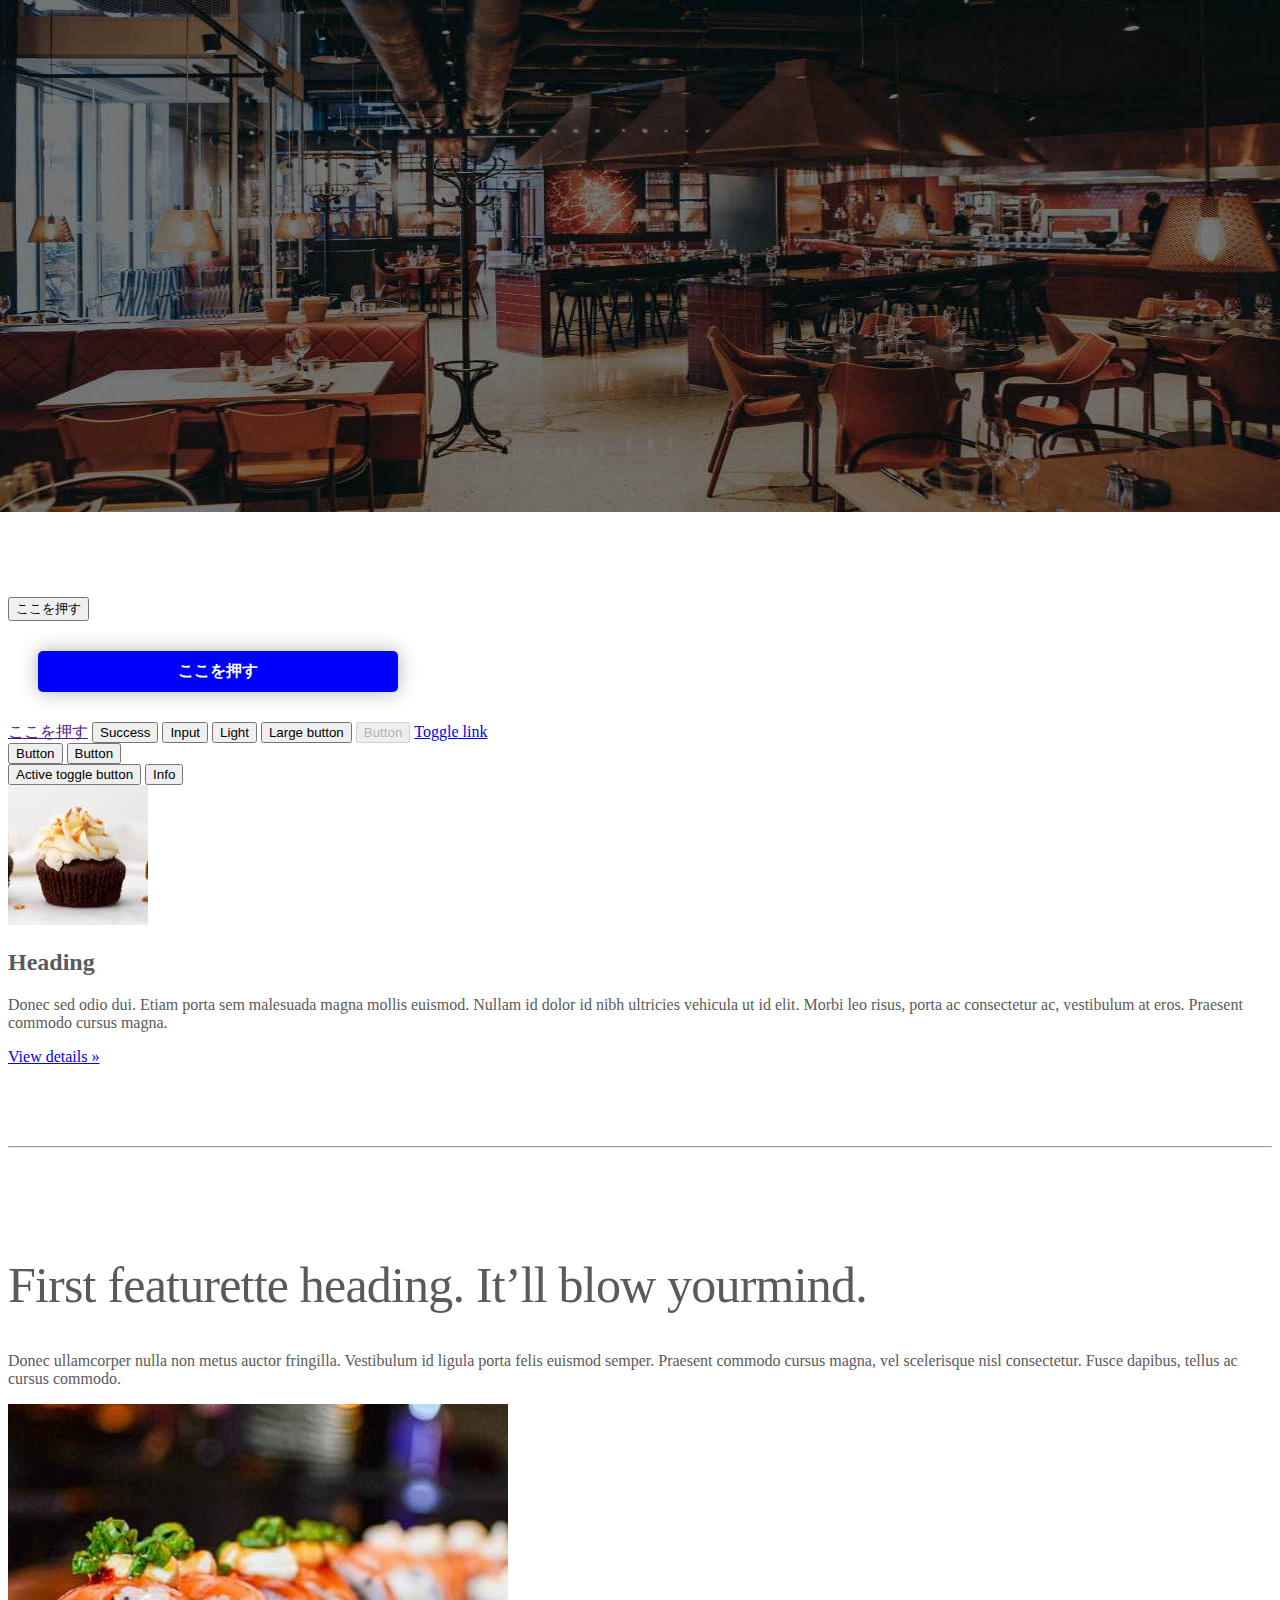
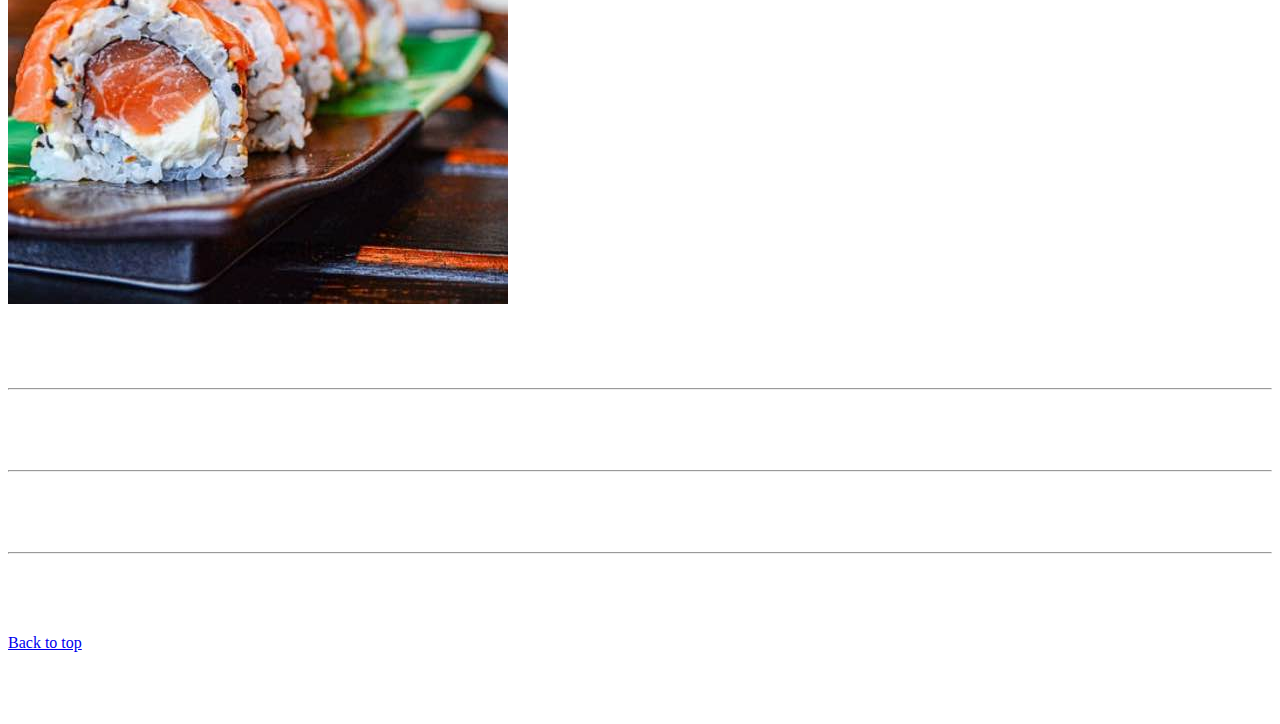
<file: kadai_004/index_for_student.html>
<!doctype html>
<html lang="en">
  <head>
    <meta charset="utf-8">
    <meta name="viewport" content="width=device-width, initial-scale=1">
    <meta name="description" content="">
    <meta name="author" content="Mark Otto, Jacob Thornton, and Bootstrap contributors">
    <meta name="generator" content="Hugo 0.79.0">
    <title>Carousel Template · Bootstrap v5.0</title>
    <link rel="canonical" href="https://getbootstrap.com/docs/5.0/examples/carousel/">
    <!-- ************************************************ bootstrap.min.cssの読み込み -->
    <link href="https://cdn.jsdelivr.net/npm/bootstrap@5.0.0-beta1/dist/css/bootstrap.min.css" rel="stylesheet" integrity="sha384-giJF6kkoqNQ00vy+HMDP7azOuL0xtbfIcaT9wjKHr8RbDVddVHyTfAAsrekwKmP1" crossorigin="anonymous">
    <!-- ************************************************ carousel.cssの読み込み -->
    <link href="carousel.css" rel="stylesheet">
    <!-- ************************************************ bootstrap.bundle.min.jsの読み込み -->
    <script src="https://cdn.jsdelivr.net/npm/bootstrap@5.0.0-beta1/dist/js/bootstrap.bundle.min.js" integrity="sha384-ygbV9kiqUc6oa4msXn9868pTtWMgiQaeYH7/t7LECLbyPA2x65Kgf80OJFdroafW" crossorigin="anonymous" defer></script>
  </head>
  <body>
    <main>
      <!-- ************************************************ カールセル開始 -->
      <div id="myCarousel" class="carousel slide" data-bs-ride="carousel">
      <!-- <div id="myCarousel" class="" data-bs-ride=""> -->

        <div class="carousel-inner">
        <!-- <div class=""> -->

          <div class="carousel-item active">
          <!-- <div class=""> -->

            <img src="img/top_1.jpg" alt="サンプル画像1">
            <div class="container">
              <div class="carousel-caption">
              <!-- <div class=""> -->

                <h1>Example headline.</h1>
                <p>Cras justo odio, dapibus ac facilisis in, egestas eget quam. Donec id elit non mi porta gravida at eget
                  metus. Nullam id dolor id nibh ultricies vehicula ut id elit.</p>
                <p><a class="btn btn-lg btn-primary" href="#" role="button">Sign up today</a></p>
                <!-- <p><a class="" href="#" role="button">Sign up today</a></p> -->
              </div>
            </div>
          </div>
        </div>
      </div>
      <!-- ************************************************ カールセル終了 -->

      <div class="container">
        <style>
          .button-test {
            padding: 10px 30px;
            width: 300px;
            background-color: blue;
            color: white;
            text-align: center;
            font-weight: bold;
            border-radius: 5px;
            margin: 30px;
            box-shadow: 0 0 20px 0 rgba(0, 0, 0, 30%);
          }
        </style>

        <!-- buttonテスト -->
         <button class="btn btn-primary btn-lg shadow">ここを押す</button>
         <div class="button-test">ここを押す</div>
         <a href="" class="btn btn-info btn-sm shadow">ここを押す</a>

        <button type="button" class="btn btn-success">Success</button>
        <input class="btn btn-primary shadow" type="button" value="Input">
        <button type="button" class="btn btn-outline-light">Light</button>
        <button type="button" class="btn btn-secondary btn-lg">Large button</button>
        <button type="button" class="btn btn-secondary btn-lg" disabled>Button</button>
        <a href="#" class="btn btn-primary" role="button" data-bs-toggle="button">Toggle link</a>
        <div class="d-grid gap-2 d-md-block">
  <button class="btn btn-primary" type="button">Button</button>
  <button class="btn btn-primary" type="button">Button</button>
</div>
<button type="button" class="btn btn-primary active" data-bs-toggle="button" autocomplete="off" aria-pressed="true">Active toggle button</button>
<button type="button" class="btn btn-outline-info shadow-lg">Info</button>
      </div>
      <!-- <div class="container marketing"> -->
      <div class="">
        <!-- <div class="row"> -->
        <div class="">
          <!-- <div class="col-lg-4"> -->
          <div class="">
            <img src="img/cake.jpg" class="rounded-circle" alt="サンプル画像2">
            <h2>Heading</h2>
            <p>Donec sed odio dui. Etiam porta sem malesuada magna mollis euismod. Nullam id dolor id nibh ultricies
              vehicula ut id elit. Morbi leo risus, porta ac consectetur ac, vestibulum at eros. Praesent commodo cursus
              magna.</p>
            <!-- <p><a class="btn btn-secondary" href="#" role="button">View details &raquo;</a></p> -->
            <p><a class="" href="#" role="button">View details &raquo;</a></p>
          </div>
        </div>
        <hr class="featurette-divider">
        <!-- <div class="row"> -->
        <div class="">
          <!-- <div class="col-md-7"> -->
          <div class="">
            <!-- <h2 class="featurette-heading">First featurette heading. <span class="text-muted">It’ll blow yourmind.</span> -->
            <h2 class="featurette-heading">First featurette heading. <span class="">It’ll blow yourmind.</span></h2>
            <!-- <p class="lead">Donec ullamcorper nulla non metus auctor fringilla. Vestibulum id ligula porta felis
              euismod
              semper. Praesent commodo cursus magna, vel scelerisque nisl consectetur. Fusce dapibus, tellus ac cursus
              commodo.</p> -->
            <p class="">
              Donec ullamcorper nulla non metus auctor fringilla. Vestibulum id ligula porta felis
              euismod
              semper. Praesent commodo cursus magna, vel scelerisque nisl consectetur. Fusce dapibus, tellus ac cursus
              commodo.
            </p>
          </div>
          <!-- <div class="col-md-5"> -->
          <div class="">
            <!-- <img src="img/sushi.jpg" class="img-fluid" alt=""> -->
            <img src="img/sushi.jpg" class="" alt="サンプル画像3">
          </div>
        </div>
        <hr class="featurette-divider">
        <!-- ここにもう一つ左右を反転させたものを作ります。 -->
        <hr class="featurette-divider">
        <!-- ここにもう一つ左右を反転させたものを作ります。 -->
        <hr class="featurette-divider">
        <footer class="container">
          <!-- <p class="float-end"><a href="#">Back to top</a></p> -->
          <p class=""><a href="#">Back to top</a></p>
        </footer>
      </div>
    </main>
  </body>

</html>
</file>
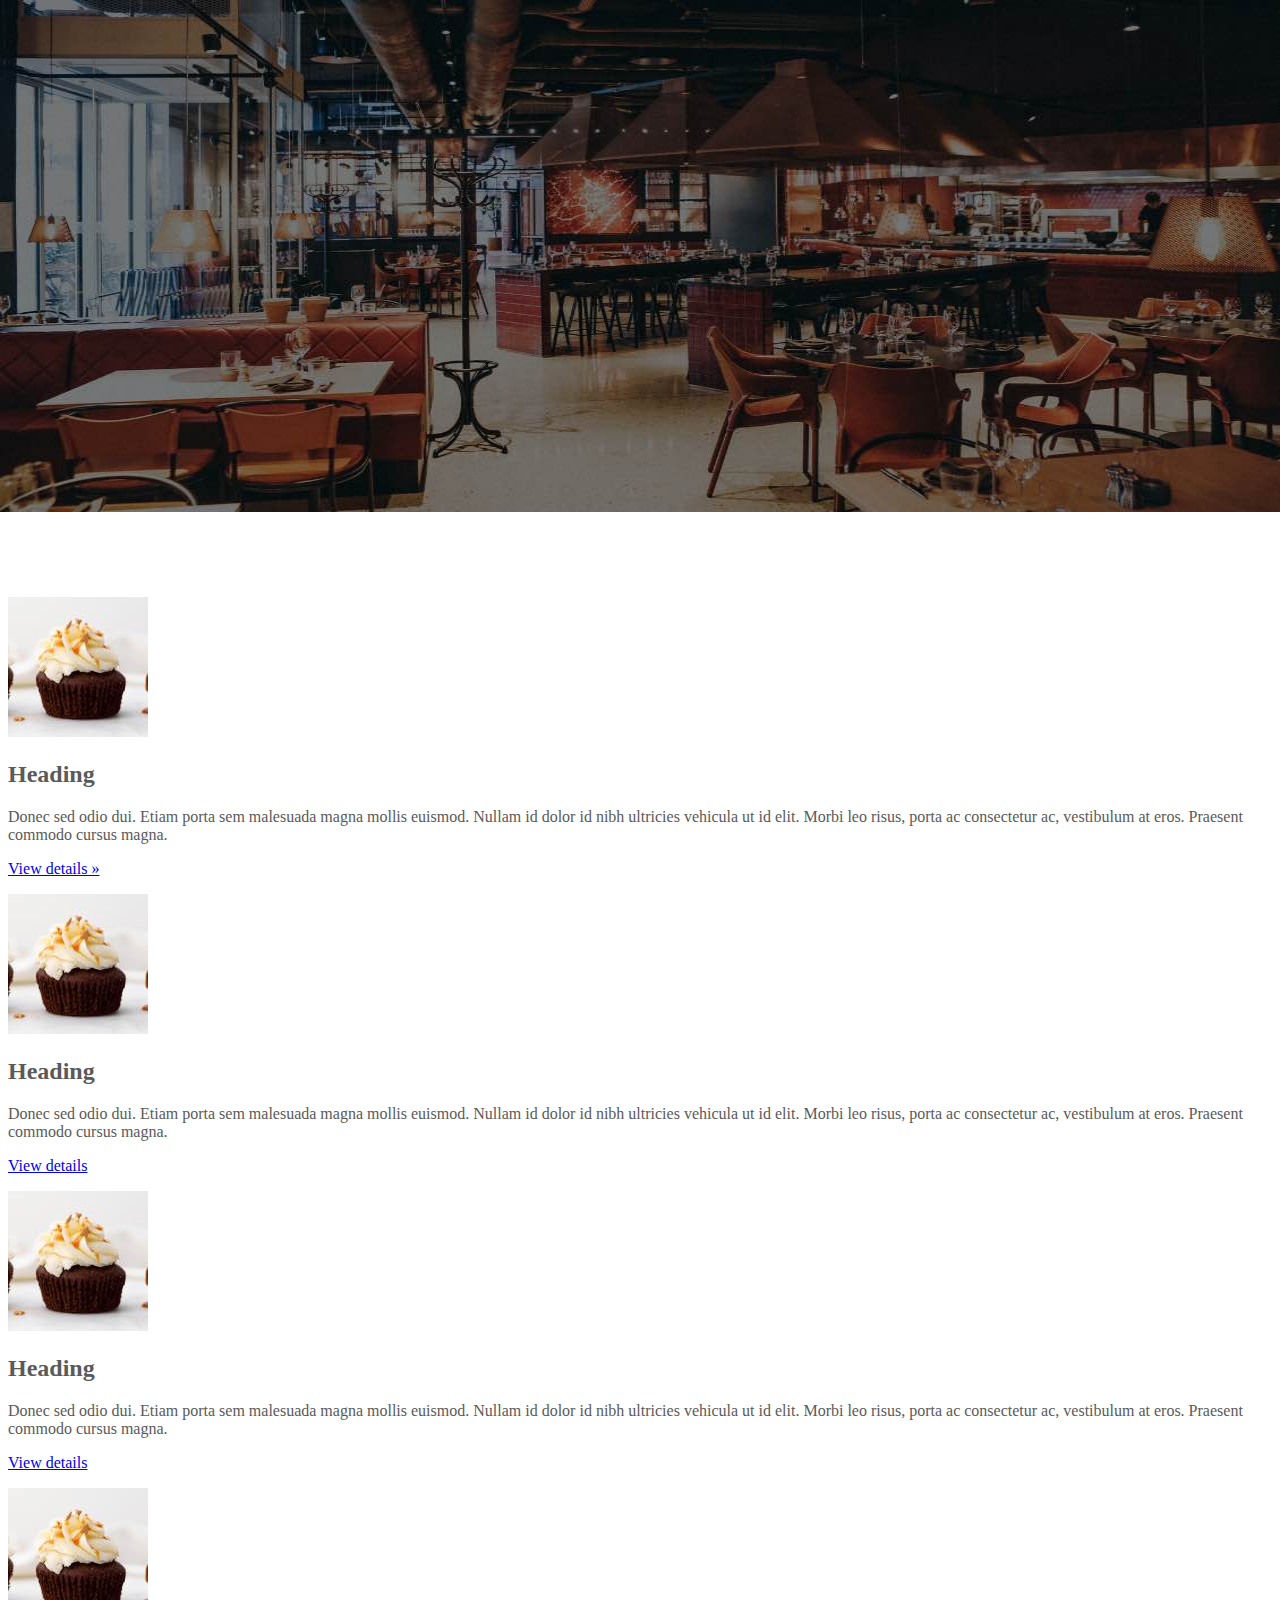
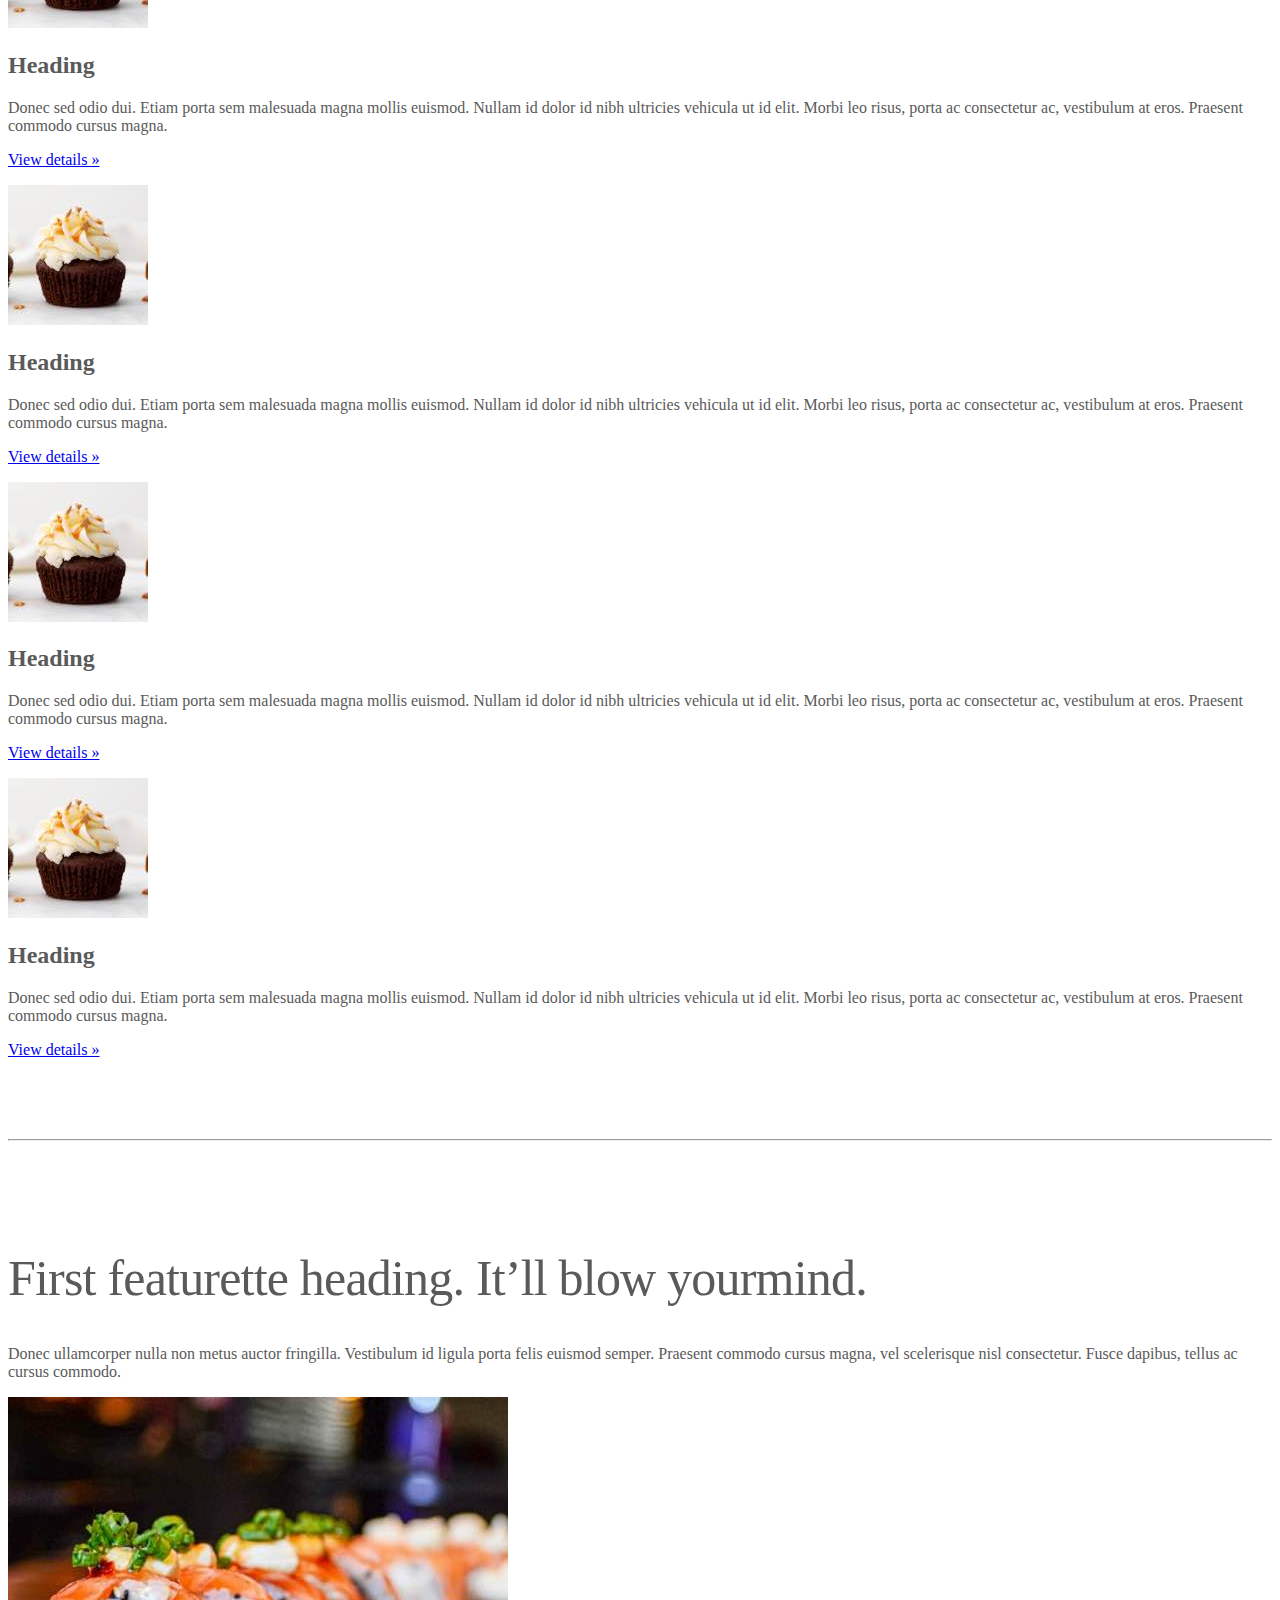
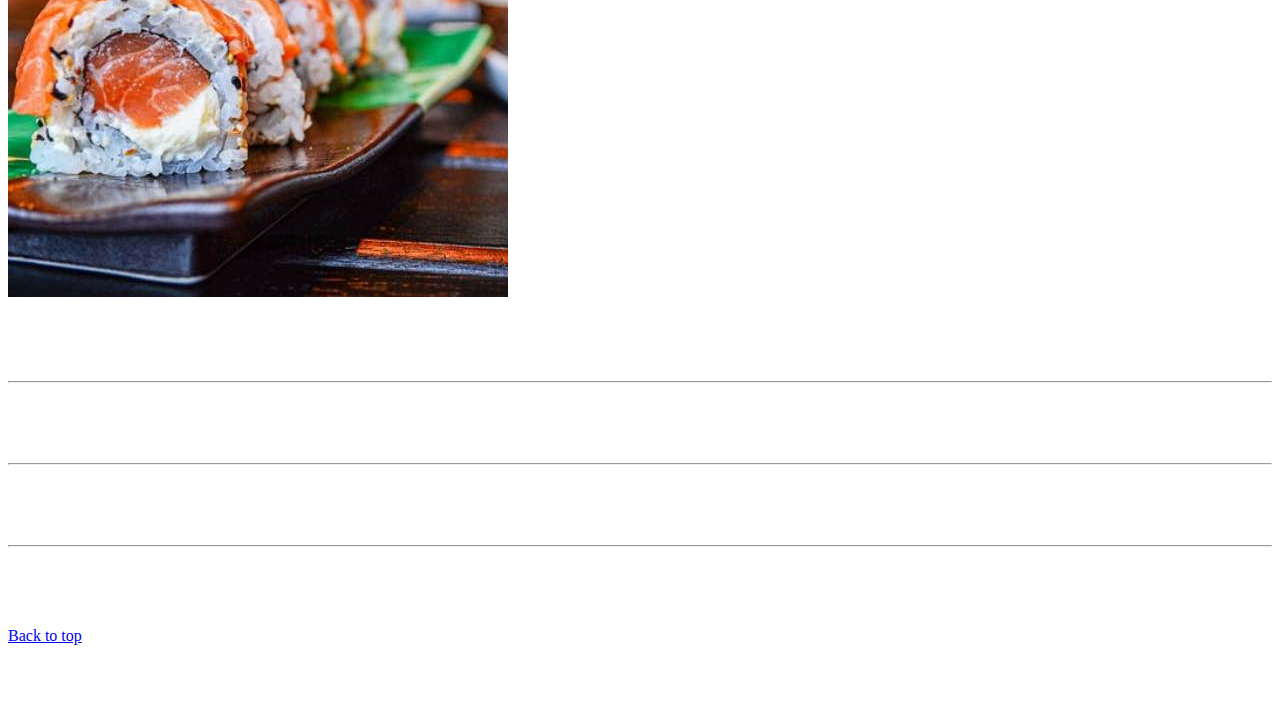
<file: kadai_005/index_for_student.html>
<!doctype html>
<html lang="en">
  <head>
    <meta charset="utf-8">
    <meta name="viewport" content="width=device-width, initial-scale=1">
    <meta name="description" content="">
    <meta name="author" content="Mark Otto, Jacob Thornton, and Bootstrap contributors">
    <meta name="generator" content="Hugo 0.79.0">
    <title>Carousel Template · Bootstrap v5.0</title>
    <link rel="canonical" href="https://getbootstrap.com/docs/5.0/examples/carousel/">
    <!-- ************************************************ bootstrap.min.cssの読み込み -->
    <link href="https://cdn.jsdelivr.net/npm/bootstrap@5.0.0-beta1/dist/css/bootstrap.min.css" rel="stylesheet" integrity="sha384-giJF6kkoqNQ00vy+HMDP7azOuL0xtbfIcaT9wjKHr8RbDVddVHyTfAAsrekwKmP1" crossorigin="anonymous">
    <!-- ************************************************ carousel.cssの読み込み -->
    <link href="carousel.css" rel="stylesheet">
    <!-- ************************************************ bootstrap.bundle.min.jsの読み込み -->
    <script src="https://cdn.jsdelivr.net/npm/bootstrap@5.0.0-beta1/dist/js/bootstrap.bundle.min.js" integrity="sha384-ygbV9kiqUc6oa4msXn9868pTtWMgiQaeYH7/t7LECLbyPA2x65Kgf80OJFdroafW" crossorigin="anonymous" defer></script>
  </head>
  <body>
    <main>
      <!-- ************************************************ カールセル開始 -->
      <div id="myCarousel" class="carousel slide" data-bs-ride="carousel">
      <!-- <div id="myCarousel" class="" data-bs-ride=""> -->

        <div class="carousel-inner">
        <!-- <div class=""> -->

          <div class="carousel-item active">
          <!-- <div class=""> -->

            <img src="img/top_1.jpg" alt="サンプル画像1">
            <div class="container">
              <div class="carousel-caption">
              <!-- <div class=""> -->

                <h1>Example headline.</h1>
                <p>Cras justo odio, dapibus ac facilisis in, egestas eget quam. Donec id elit non mi porta gravida at eget
                  metus. Nullam id dolor id nibh ultricies vehicula ut id elit.</p>
                <p><a class="btn btn-lg btn-primary" href="#" role="button">Sign up today</a></p>
                <!-- <p><a class="" href="#" role="button">Sign up today</a></p> -->
              </div>
            </div>
          </div>
        </div>
      </div>
      <!-- ************************************************ カールセル終了 -->

      <!-- <div class="container">
        <style>
          .button-test {
            padding: 10px 30px;
            width: 300px;
            background-color: blue;
            color: white;
            text-align: center;
            font-weight: bold;
            border-radius: 5px;
            margin: 30px;
            box-shadow: 0 0 20px 0 rgba(0, 0, 0, 30%);
          }
        </style>

        <-- buttonテスト -->
         <!-- <button class="btn btn-primary btn-lg shadow">ここを押す</button>
         <div class="button-test">ここを押す</div>
         <a href="" class="btn btn-info btn-sm shadow">ここを押す</a>

      </div> --> 

      <div class="container">
        <div class="row">
          <div class="col-6 col-md-2 text-center">

            <!-- start col-lg-4 -->
             <img src="img/cake.jpg" class="rounded-circle" alt="サンプル画像2">

             <h2>Heading</h2>
             <p>
              Donec sed odio dui. Etiam porta sem malesuada magna mollis 
       euismod. Nullam id dolor id nibh ultricies vehicula ut id elit. 
       Morbi leo risus, porta ac consectetur ac, vestibulum at eros. 
       Praesent commodo cursus magna.
             </p>
             <p><a class="btn btn-secondary" href="#" role="button">View details &raquo;</a></p>
          </div>
          <div class="col-6 col-md-2 text-center">

            <img src="img/cake.jpg" class="rounded-circle" alt="サンプル画像2">

            <h2>Heading</h2>
            <p>Donec sed odio dui. Etiam porta sem malesuada magna mollis 
       euismod. Nullam id dolor id nibh ultricies vehicula ut id elit. 
       Morbi leo risus, porta ac consectetur ac, vestibulum at eros. 
       Praesent commodo cursus magna.</p>
              <p><a class="btn btn-secondary" href="#" role="button">View details</a></p>
          </div>
          <div class="col-6 col-md-2 text-center">

            <img src="img/cake.jpg" class="rounded-circle" alt="サンプル画像2">

            <h2>Heading</h2>
            <p>Donec sed odio dui. Etiam porta sem malesuada magna mollis 
       euismod. Nullam id dolor id nibh ultricies vehicula ut id elit. 
       Morbi leo risus, porta ac consectetur ac, vestibulum at eros. 
       Praesent commodo cursus magna.</p>
              <p><a class="btn btn-secondary" href="#" role="button">View details</a></p>
          </div>
                    <div class="col-6 col-md-2 text-center">

            <!-- start col-lg-4 -->
             <img src="img/cake.jpg" class="rounded-circle" alt="サンプル画像2">

             <h2>Heading</h2>
             <p>
              Donec sed odio dui. Etiam porta sem malesuada magna mollis 
       euismod. Nullam id dolor id nibh ultricies vehicula ut id elit. 
       Morbi leo risus, porta ac consectetur ac, vestibulum at eros. 
       Praesent commodo cursus magna.
             </p>
             <p><a class="btn btn-secondary" href="#" role="button">View details &raquo;</a></p>
          </div>
                    <div class="col-6 col-md-2 text-center">

            <!-- start col-lg-4 -->
             <img src="img/cake.jpg" class="rounded-circle" alt="サンプル画像2">

             <h2>Heading</h2>
             <p>
              Donec sed odio dui. Etiam porta sem malesuada magna mollis 
       euismod. Nullam id dolor id nibh ultricies vehicula ut id elit. 
       Morbi leo risus, porta ac consectetur ac, vestibulum at eros. 
       Praesent commodo cursus magna.
             </p>
             <p><a class="btn btn-secondary" href="#" role="button">View details &raquo;</a></p>
          </div>
                    <div class="col-6 col-md-2 text-center">

            <!-- start col-lg-4 -->
             <img src="img/cake.jpg" class="rounded-circle" alt="サンプル画像2">

             <h2>Heading</h2>
             <p>
              Donec sed odio dui. Etiam porta sem malesuada magna mollis 
       euismod. Nullam id dolor id nibh ultricies vehicula ut id elit. 
       Morbi leo risus, porta ac consectetur ac, vestibulum at eros. 
       Praesent commodo cursus magna.
             </p>
             <p><a class="btn btn-secondary" href="#" role="button">View details &raquo;</a></p>
          </div>
        </div>
      </div>

      <!-- <div class="container marketing"> -->
      <div class="">
        <!-- <div class="row"> -->
        <div class="">
          <!-- <div class="col-lg-4"> -->
          <div class="">
            <img src="img/cake.jpg" class="rounded-circle" alt="サンプル画像2">
            <h2>Heading</h2>
            <p>Donec sed odio dui. Etiam porta sem malesuada magna mollis euismod. Nullam id dolor id nibh ultricies
              vehicula ut id elit. Morbi leo risus, porta ac consectetur ac, vestibulum at eros. Praesent commodo cursus
              magna.</p>
            <!-- <p><a class="btn btn-secondary" href="#" role="button">View details &raquo;</a></p> -->
            <p><a class="" href="#" role="button">View details &raquo;</a></p>
          </div>
        </div>
        <hr class="featurette-divider">
        <!-- <div class="row"> -->
        <div class="">
          <!-- <div class="col-md-7"> -->
          <div class="">
            <!-- <h2 class="featurette-heading">First featurette heading. <span class="text-muted">It’ll blow yourmind.</span> -->
            <h2 class="featurette-heading">First featurette heading. <span class="">It’ll blow yourmind.</span></h2>
            <!-- <p class="lead">Donec ullamcorper nulla non metus auctor fringilla. Vestibulum id ligula porta felis
              euismod
              semper. Praesent commodo cursus magna, vel scelerisque nisl consectetur. Fusce dapibus, tellus ac cursus
              commodo.</p> -->
            <p class="">
              Donec ullamcorper nulla non metus auctor fringilla. Vestibulum id ligula porta felis
              euismod
              semper. Praesent commodo cursus magna, vel scelerisque nisl consectetur. Fusce dapibus, tellus ac cursus
              commodo.
            </p>
          </div>
          <!-- <div class="col-md-5"> -->
          <div class="">
            <!-- <img src="img/sushi.jpg" class="img-fluid" alt=""> -->
            <img src="img/sushi.jpg" class="" alt="サンプル画像3">
          </div>
        </div>
        <hr class="featurette-divider">
        <!-- ここにもう一つ左右を反転させたものを作ります。 -->
        <hr class="featurette-divider">
        <!-- ここにもう一つ左右を反転させたものを作ります。 -->
        <hr class="featurette-divider">
        <footer class="container">
          <!-- <p class="float-end"><a href="#">Back to top</a></p> -->
          <p class=""><a href="#">Back to top</a></p>
        </footer>
      </div>
    </main>
  </body>

</html>
</file>
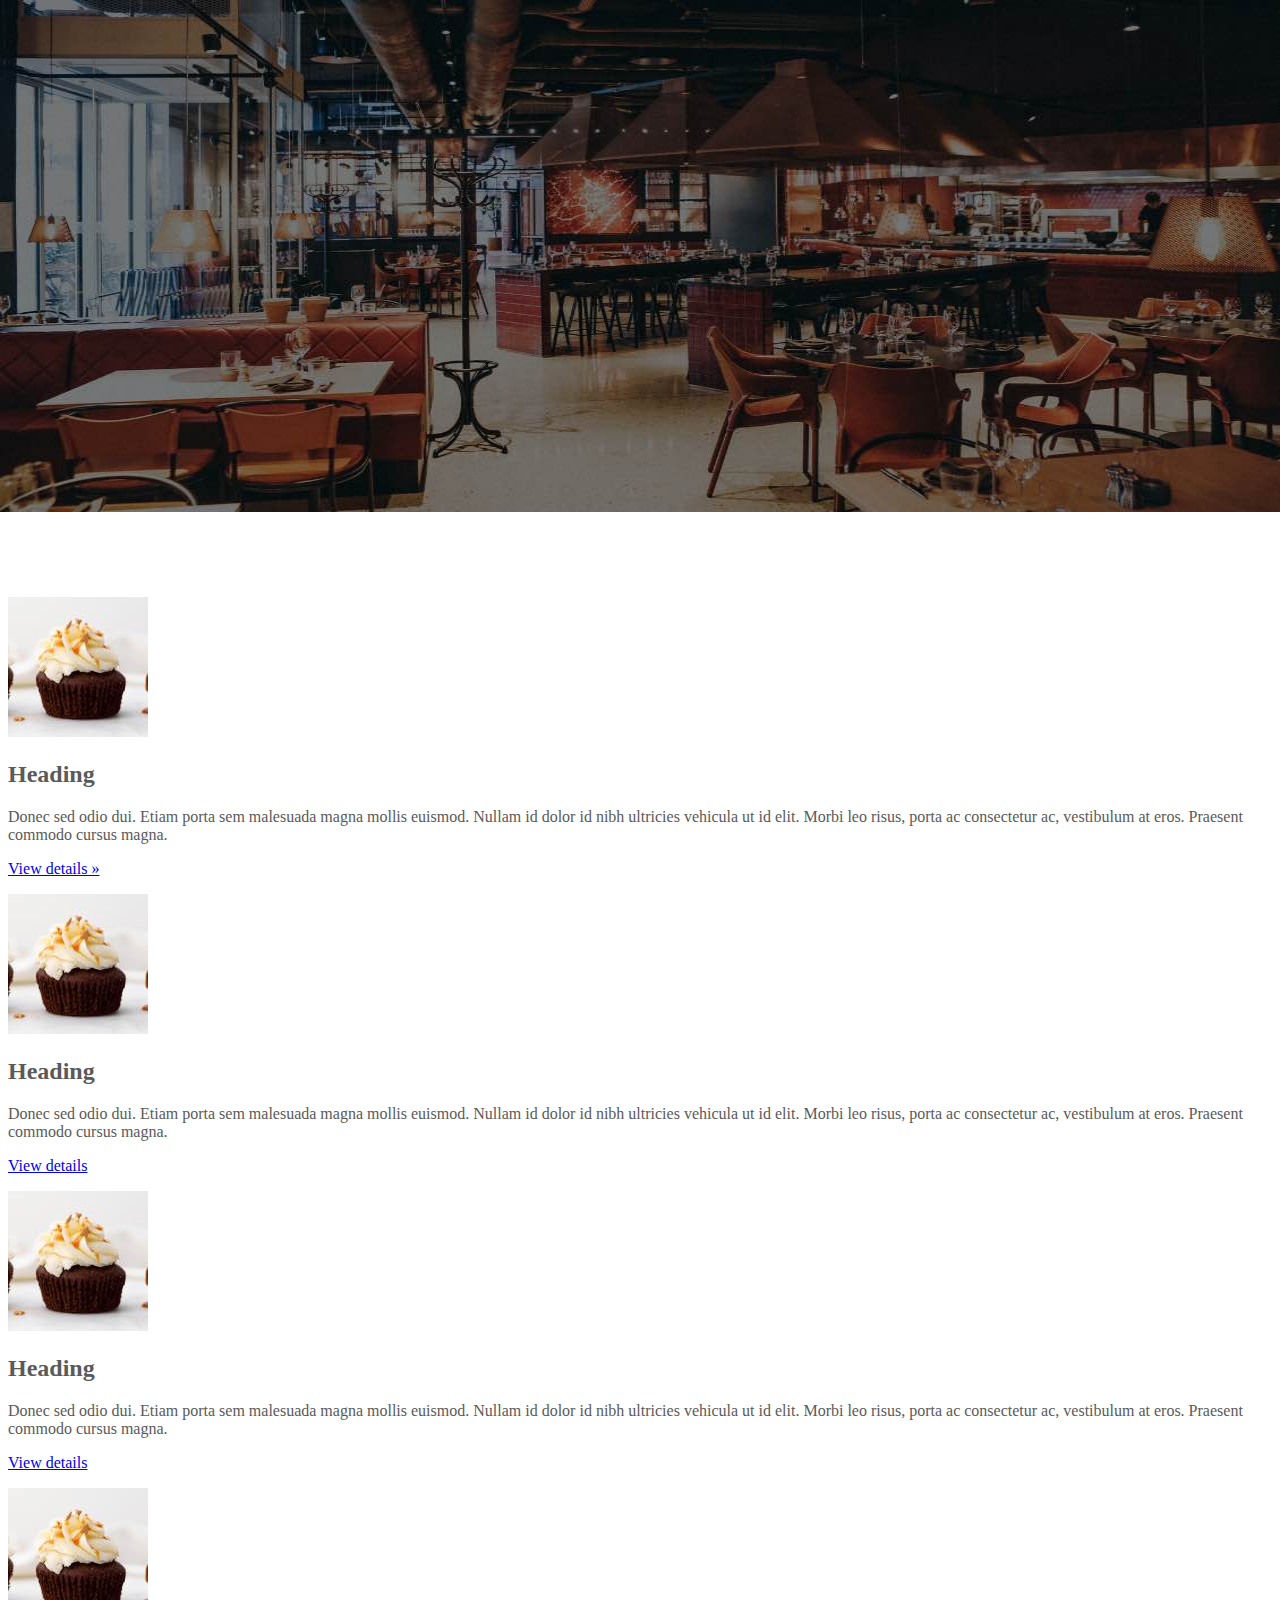
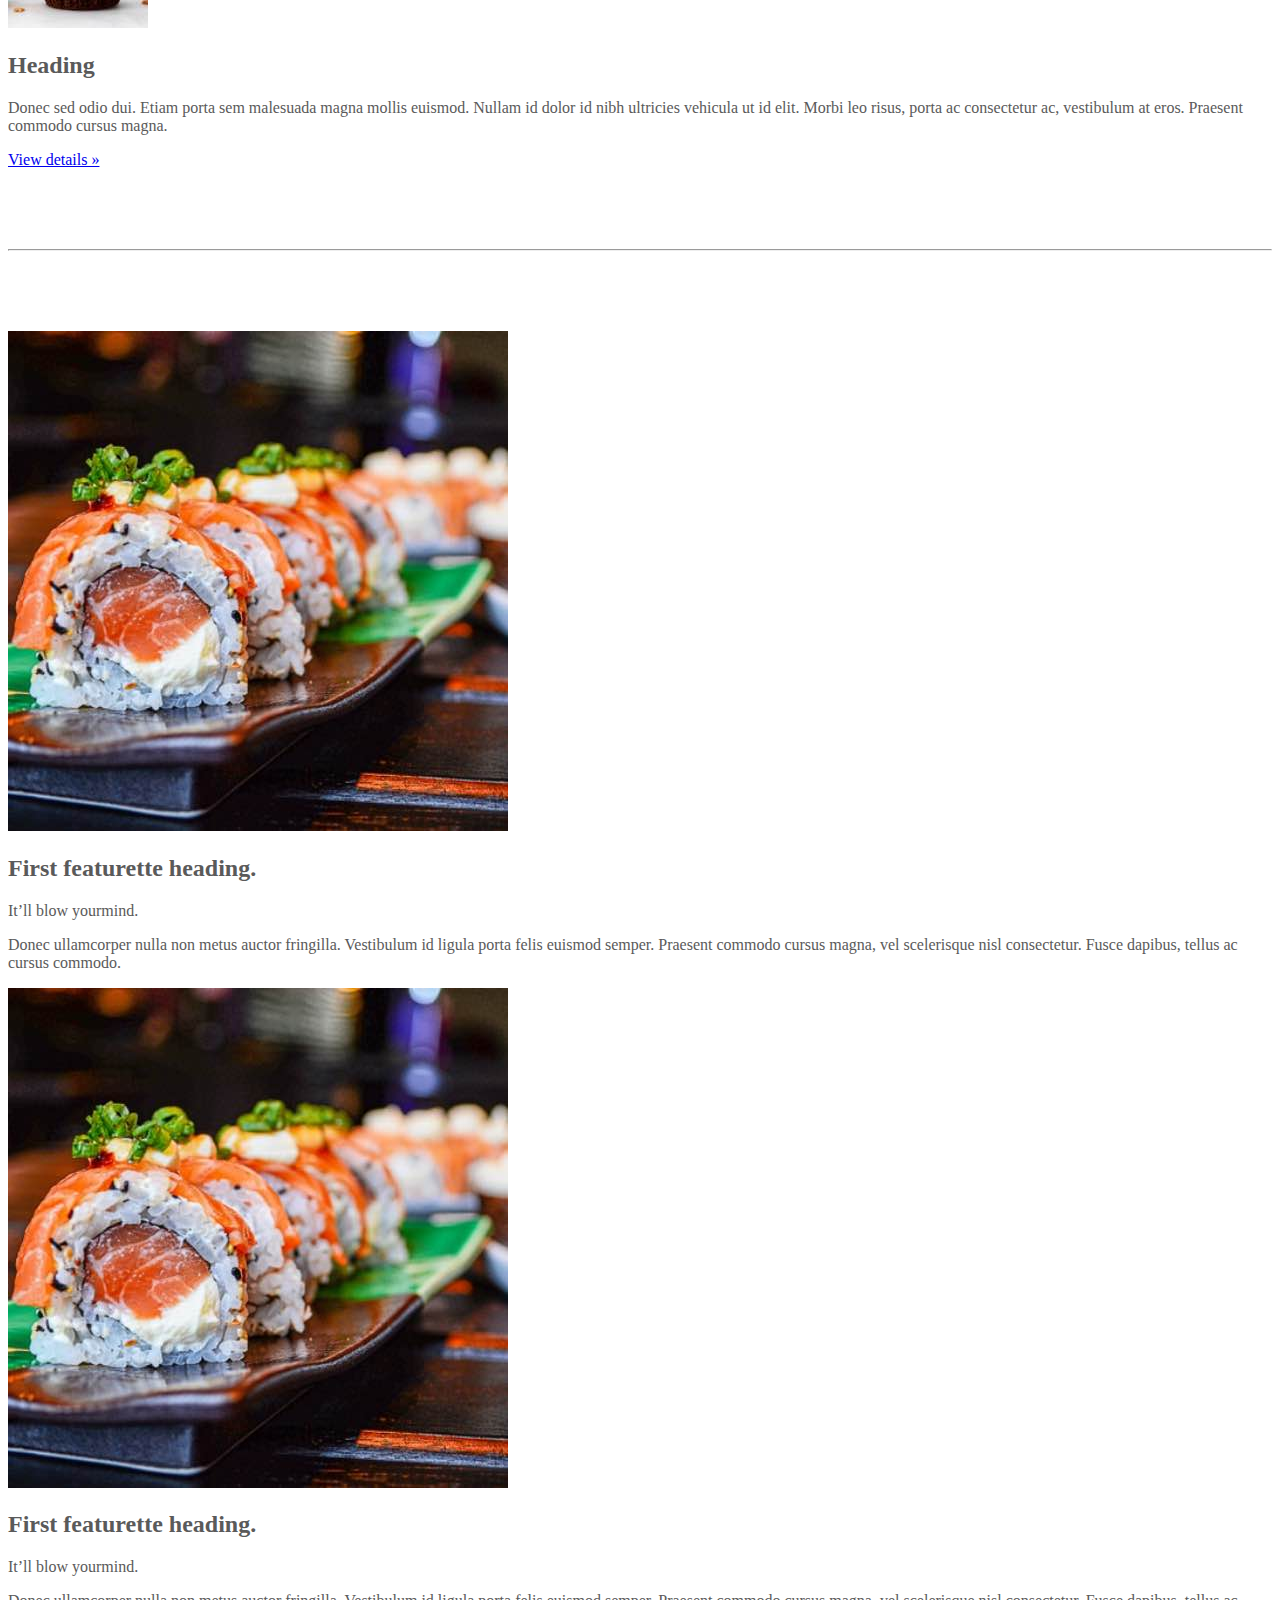
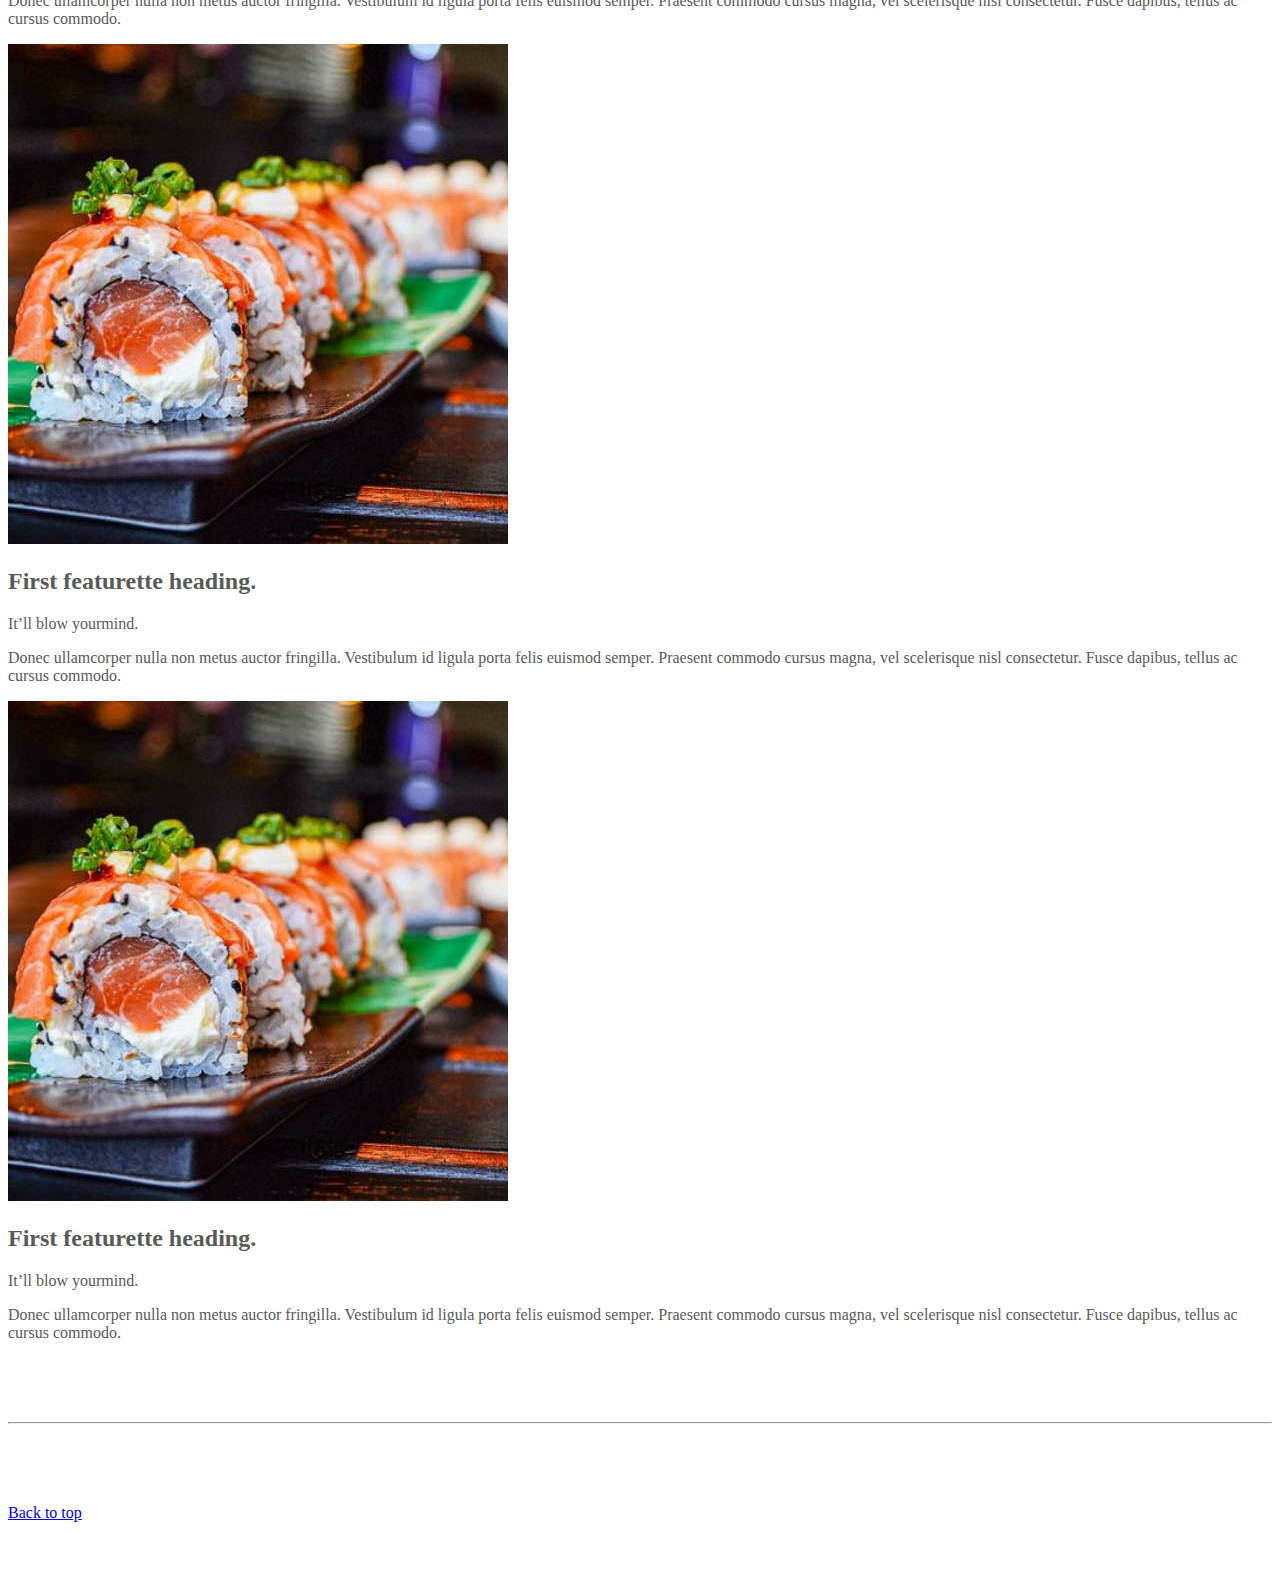
<file: kadai_006/index_for_student.html>
<!doctype html>
<html lang="en">
  <head>
    <meta charset="utf-8">
    <meta name="viewport" content="width=device-width, initial-scale=1">
    <meta name="description" content="">
    <meta name="author" content="Mark Otto, Jacob Thornton, and Bootstrap contributors">
    <meta name="generator" content="Hugo 0.79.0">
    <title>Carousel Template · Bootstrap v5.0</title>
    <link rel="canonical" href="https://getbootstrap.com/docs/5.0/examples/carousel/">
    <!-- ************************************************ bootstrap.min.cssの読み込み -->
    <link href="https://cdn.jsdelivr.net/npm/bootstrap@5.0.0-beta1/dist/css/bootstrap.min.css" rel="stylesheet" integrity="sha384-giJF6kkoqNQ00vy+HMDP7azOuL0xtbfIcaT9wjKHr8RbDVddVHyTfAAsrekwKmP1" crossorigin="anonymous">
    <!-- ************************************************ carousel.cssの読み込み -->
    <link href="carousel.css" rel="stylesheet">
    <!-- ************************************************ bootstrap.bundle.min.jsの読み込み -->
    <script src="https://cdn.jsdelivr.net/npm/bootstrap@5.0.0-beta1/dist/js/bootstrap.bundle.min.js" integrity="sha384-ygbV9kiqUc6oa4msXn9868pTtWMgiQaeYH7/t7LECLbyPA2x65Kgf80OJFdroafW" crossorigin="anonymous" defer></script>
  </head>
  <body>
    <main>
      <!-- ************************************************ カールセル開始 -->
      <div id="myCarousel" class="carousel slide" data-bs-ride="carousel">
      <!-- <div id="myCarousel" class="" data-bs-ride=""> -->

        <div class="carousel-inner">
        <!-- <div class=""> -->

          <div class="carousel-item active">
          <!-- <div class=""> -->

            <img src="img/top_1.jpg" alt="サンプル画像1">
            <div class="container">
              <div class="carousel-caption">
              <!-- <div class=""> -->

                <h1>Example headline.</h1>
                <p>Cras justo odio, dapibus ac facilisis in, egestas eget quam. Donec id elit non mi porta gravida at eget
                  metus. Nullam id dolor id nibh ultricies vehicula ut id elit.</p>
                <p><a class="btn btn-lg btn-primary" href="#" role="button">Sign up today</a></p>
                <!-- <p><a class="" href="#" role="button">Sign up today</a></p> -->
              </div>
            </div>
          </div>
        </div>
      </div>
      <!-- ************************************************ カールセル終了 -->

      <!-- <div class="container">
        <style>
          .button-test {
            padding: 10px 30px;
            width: 300px;
            background-color: blue;
            color: white;
            text-align: center;
            font-weight: bold;
            border-radius: 5px;
            margin: 30px;
            box-shadow: 0 0 20px 0 rgba(0, 0, 0, 30%);
          }
        </style>

        <-- buttonテスト -->
         <!-- <button class="btn btn-primary btn-lg shadow">ここを押す</button>
         <div class="button-test">ここを押す</div>
         <a href="" class="btn btn-info btn-sm shadow">ここを押す</a>

      </div> --> 

      <div class="container">
        <div class="row">
          <div class="col-md-4 text-center">

            <!-- start col-lg-4 -->
             <img src="img/cake.jpg" class="rounded-circle" alt="サンプル画像2">

             <h2>Heading</h2>
             <p>
              Donec sed odio dui. Etiam porta sem malesuada magna mollis 
       euismod. Nullam id dolor id nibh ultricies vehicula ut id elit. 
       Morbi leo risus, porta ac consectetur ac, vestibulum at eros. 
       Praesent commodo cursus magna.
             </p>
             <p><a class="btn btn-secondary" href="#" role="button">View details &raquo;</a></p>
          </div>
          <div class="col-md-4 text-center">

            <img src="img/cake.jpg" class="rounded-circle" alt="サンプル画像2">

            <h2>Heading</h2>
            <p>Donec sed odio dui. Etiam porta sem malesuada magna mollis 
       euismod. Nullam id dolor id nibh ultricies vehicula ut id elit. 
       Morbi leo risus, porta ac consectetur ac, vestibulum at eros. 
       Praesent commodo cursus magna.</p>
              <p><a class="btn btn-secondary" href="#" role="button">View details</a></p>
          </div>
          <div class="col-md-4 text-center">

            <img src="img/cake.jpg" class="rounded-circle" alt="サンプル画像2">

            <h2>Heading</h2>
            <p>Donec sed odio dui. Etiam porta sem malesuada magna mollis 
       euismod. Nullam id dolor id nibh ultricies vehicula ut id elit. 
       Morbi leo risus, porta ac consectetur ac, vestibulum at eros. 
       Praesent commodo cursus magna.</p>
              <p><a class="btn btn-secondary" href="#" role="button">View details</a></p>
          </div>
        </div>
      </div>

      <!-- <div class="container marketing"> -->
      <div class="">
        <!-- <div class="row"> -->
        <div class="">
          <!-- <div class="col-lg-4"> -->
          <div class="">
            <img src="img/cake.jpg" class="rounded-circle" alt="サンプル画像2">
            <h2>Heading</h2>
            <p>Donec sed odio dui. Etiam porta sem malesuada magna mollis euismod. Nullam id dolor id nibh ultricies
              vehicula ut id elit. Morbi leo risus, porta ac consectetur ac, vestibulum at eros. Praesent commodo cursus
              magna.</p>
            <!-- <p><a class="btn btn-secondary" href="#" role="button">View details &raquo;</a></p> -->
            <p><a class="" href="#" role="button">View details &raquo;</a></p>
          </div>
        </div>




      <hr class="featurette-divider">

      <div class="container">
        <div class="row row-cols-1 row-cols-md-4">
          <div class="col">
            <div class="card">
             <img src="img/sushi.jpg" class="card-img-top" alt="サンプル画像3">
              <div class="card-body">
                <h2 class="fs-1 mt-5">First featurette heading.</h2>
                  <p class="fs-2">It’ll blow yourmind.</p>
                    <p class="lead">
                    Donec ullamcorper nulla non metus auctor fringilla. Vestibulum id ligula porta felis
                    euismod
                    semper. Praesent commodo cursus magna, vel scelerisque nisl consectetur. Fusce dapibus, tellus ac cursus
                    commodo.
                    </p>
              </div>
            </div>
          </div>


          <div class="col">
            <div class="card">
             <img src="img/sushi.jpg" class="card-img-top" alt="サンプル画像3">
              <div class="card-body">
                <h2 class="fs-1 mt-5">First featurette heading.</h2>
                  <p class="fs-2">It’ll blow yourmind.</p>
                    <p class="lead">
                    Donec ullamcorper nulla non metus auctor fringilla. Vestibulum id ligula porta felis
                    euismod
                    semper. Praesent commodo cursus magna, vel scelerisque nisl consectetur. Fusce dapibus, tellus ac cursus
                    commodo.
                    </p>
              </div>
            </div>
          </div>


          <div class="col">
            <div class="card">
             <img src="img/sushi.jpg" class="card-img-top" alt="サンプル画像3">
              <div class="card-body">
                <h2 class="fs-1 mt-5">First featurette heading.</h2>
                  <p class="fs-2">It’ll blow yourmind.</p>
                    <p class="lead">
                    Donec ullamcorper nulla non metus auctor fringilla. Vestibulum id ligula porta felis
                    euismod
                    semper. Praesent commodo cursus magna, vel scelerisque nisl consectetur. Fusce dapibus, tellus ac cursus
                    commodo.
                    </p>
              </div>
            </div>
          </div>


          <div class="col">
            <div class="card">
             <img src="img/sushi.jpg" class="card-img-top" alt="サンプル画像3">
              <div class="card-body">
                <h2 class="fs-1 mt-5">First featurette heading.</h2>
                  <p class="fs-2">It’ll blow yourmind.</p>
                    <p class="lead">
                    Donec ullamcorper nulla non metus auctor fringilla. Vestibulum id ligula porta felis
                    euismod
                    semper. Praesent commodo cursus magna, vel scelerisque nisl consectetur. Fusce dapibus, tellus ac cursus
                    commodo.
                    </p>
              </div>
            </div>
          </div>
        </div>
      </div>

        <hr class="featurette-divider">
        <footer class="container">
          <!-- <p class="float-end"><a href="#">Back to top</a></p> -->
          <p class=""><a href="#">Back to top</a></p>
        </footer>
      </div>
    </main>
  </body>

</html>
</file>
<file: kadai_015/stylesheet/style.css>
/* ----------------------------------------------- 共通 */
html,
body {
  overflow-x: hidden;
}

body {
  color: #000000;
  font-family: 'Noto Sans JP', sans-serif;
  padding-bottom: 0;

}

p {
  line-height: 2.0em;
  font-weight: 100;
  font-style: normal;
  font-size: 14px;

}

.section_title {
  font-size: 36px;

  font-weight: 600;
}

 /* section_titleに擬似要素を追加 */
  .section_title::after {
  
   /* 疑似要素はデフォルトでインライン要素のためブロック要素に変更 */
   display: block;

   /* サブタイトル文字の大きさや余白を設定 */
   font-size: 14px;
   font-weight: 400;
   padding: 16px 0 16px;

   /* 下線の幅を100pに設定 */
   width: 100px;
   
   /* 下線を直線・1px・黒色に設定 */
   border-bottom: solid 1px #000000;
}

/* ----------------------------------------------- ナビゲーションバー */
.navbar_brand_logo {

  width: 32px;
  height: 32px;

  display: inline-block;

  margin-right: 15px;

}

.my_navbar_brand,
.my_nav_link {

  font-size: 16px;

  font-family: 'Lora', serif;

  color: black !important;

}

/* Bootstrapのボタンに初期設定されている周囲のborder（枠線）を消す */
.navbar-toggler {
  padding: 0 !important;
  border: none;
}

/* ハンバーガーボタンがチェック状態である（押されている）とき、閉じるボタン（×）を表示する */
#hamburger_btn_check:checked~.hamburger_btn .btn_close {
  display: block;
}

/* ハンバーガーボタンがチェック状態である（押されている）とき、ハンバーガーボタンを表示しない */
#hamburger_btn_check:checked~.hamburger_btn .btn_open {
  display: none;
}

/* 最初に表示した時は、閉じるボタン（×）は表示しない */
.btn_close {
  display: none;
}

/* ハンバーガーボタンが押されているかを判断するためのチェックボックスは隠す */
#hamburger_btn_check {
  display: none;
}

/* ----------------------------------------------- カールセル */
.my_carousel_caption {
  font-size: 52px;
  
  /* 上下に余白追加 */
  padding-top: 1.25rem;
  padding-bottom: 1.25rem;
  color: #fff;
  text-align: center;
  font-family: 'Lora', serif;
  line-height: 1.5em;
}

/* 疑似要素でアイコンを配置。前に配置しています */
.my_carousel_caption::before {
  content: url(../img/logoSymbol_White.png);
  display: block;
}

/* スマートフォン画面幅（画面幅が最大375pxまで）の場合、以下のスタイルを適用。 */
@media screen and (max-width:375px) {
  .my_carousel_caption {
    
    /* フォントサイズを27pxにする */
    font-size: 27px;
  }
}

.carousel-item {
  height: 32rem;
}

/*carousel-item直下の子要素imgタグに設定 */
.carousel-item > img {
  position: absolute;
  top: 0;
  left: 0;
  min-width: 100%;

  height: 32rem;
}

/* ----------------------------------------------- アバウト */

 /* aboutクラスのあとに"私たちについて"の文字を追加  */
 .about::after {
  content: "私たちについて";
 }

 .about_us_bg {
  background-color: #FFE6A5;
 }

/* ----------------------------------------------- ギャラリー */

.gallery::after {
  content: "ギャラリー";
  margin: 0 auto 0;
}



/* ----------------------------------------------- メニュー */

.menu::after {
  content: "メニュー";
  margin: 0 auto 0;
}

.menu_title {
  font-size: 18px;
  font-weight: 600;
  font-style: normal;
}

.menu_price {
  font-size: 20px;
  font-weight: 400;
  font-family: 'Lora', serif;
}

/* ----------------------------------------------- レビュー */
/* 背景画像を設定 */
.review_wrapper {
  background-image: url(../img/background-reviews.jpg);
  background-repeat: no-repeat;
  background-size: cover;
}

/* サブタイトルを擬似要素で表示 */
.review::after {
  content: "お客様の声";
  margin: 0 auto 0;
  border-bottom: solid 1px #FFFFFF;
}

/* 白い背景色の高さを固定 */
.h_420 {
  height: 420px;
  position: relative;
}

/* レビューの画像を修正 */
.reviewer_img {
  width: 48px;
  height: 48px;
  
  /* 円形にします */
  border-radius: 50%;
  margin-right: 16px;
}

/* 星のアイコン画像です */
.star_img {
  width: 25px;
  height: 25px;
}

/* 詳細ボタンを下部に固定 */
.fix_bottom {
  
/* positionプロパティで絶対配置 */
  position: absolute;
/* ボタンのサイズ変更 */
  width: 80px;
  height: 44px;
/* 左から24px、下から24pxの位置に配置 */
  left: 24px;
  bottom: 24px;
}

/* ----------------------------------------------- アクセス */
.access::after {
  content: "アクセス";
  margin: 0 auto 0;
}

/* ----------------------------------------------- フッター */
/* 背景色を画像の背景と同じ色に設定 */
#footer {
  background-color: #FAFAFA;
}

/* position:　absoluteで下からの距離で固定 */
.copy_right {
  font-size: 14px;
  
  /* 先祖要素のdivタグの左下の角を基準に絶対配置します */
  position: absolute;
  
  /* 下から1rem 左から12px */
  bottom: 1rem;
  left: 12px;
  display: flex;
}

/* copy_rightのクラスを適用したdivタグの子要素のpタグに適用される */
.copy_right>p {
  margin-right: 5rem;
  margin-bottom: 0;
}

/* copy_rightのクラスを適用したdivタグの子要素のpタグに適用される */
.copy_right>img.sns_img {
  
  /* SNSアイコンのサイズ24px */
  height: 24px;
  width: 24px;
  
  /* 右方向へ余白10px */
  margin-right: 10px;
  margin-top: 0;
}

/* restaurant_info直下の子要素pタグ全てに適用される */
.restaurant_info p {
  font-weight: 400;
  line-height: 1.5;
  font-size: 16px;
}

/* restaurant_info直下の子要素imgタグ全てに適用される */
.restaurant_info img {
  width: 20px;
  height: 20px;
  margin-right: 10px;
  line-height: 1.5;
  margin-top: auto;
}
  
/* サイトアイコンを64pxに設定 */
.footer_brand_logo {
  width: 64px;
  height: 64px;
  display: inline-block;
  margin-right: 15px;
}

.footer_text {
  font-size: 24px;
  font-family: 'Lora', serif;
}

/* スマートフォン画面幅（最大991pxまで）でスタイルを適用 */
@media screen and (max-width: 991px) {
  .footer_text,
  .copy_right {
    margin-top: 2rem;
    text-align: center;
    position: relative;
  }

  .copy_right>p,img {
    margin-right: 1rem;
    font-size: 14px;
    margin: 0;
    line-height: 35px;
  }
}

/* ----------------------------------------------- シェフ */
.chef2::after {
  content: "シェフ";
}

.chef_bg {
  background-color: #fdf5e6;
}
</file>
<file: kadai_tutorial_output/stylesheet/style.css>
/* ----------------------------------------------- 共通 */
html,
body {
  overflow-x: hidden;
}

body {
  color: #000000;
  font-family: 'Noto Sans JP', sans-serif;
  padding-bottom: 0;

}

p {
  line-height: 2.0em;
  font-weight: 100;
  font-style: normal;
  font-size: 14px;

}

.section_title {
  font-size: 36px;

  font-weight: 600;
}

 /* section_titleに擬似要素を追加 */
  .section_title::after {
  
   /* 疑似要素はデフォルトでインライン要素のためブロック要素に変更 */
   display: block;

   /* サブタイトル文字の大きさや余白を設定 */
   font-size: 14px;
   font-weight: 400;
   padding: 16px 0 16px;

   /* 下線の幅を100pに設定 */
   width: 100px;
   
   /* 下線を直線・1px・黒色に設定 */
   border-bottom: solid 1px #000000;
}

/* ----------------------------------------------- ナビゲーションバー */
.navbar_brand_logo {

  width: 32px;
  height: 32px;

  display: inline-block;

  margin-right: 15px;

}

.my_navbar_brand,
.my_nav_link {

  font-size: 16px;

  font-family: 'Lora', serif;

  color: black !important;

}

/* Bootstrapのボタンに初期設定されている周囲のborder（枠線）を消す */
.navbar-toggler {
  padding: 0 !important;
  border: none;
}

/* ハンバーガーボタンがチェック状態である（押されている）とき、閉じるボタン（×）を表示する */
#hamburger_btn_check:checked~.hamburger_btn .btn_close {
  display: block;
}

/* ハンバーガーボタンがチェック状態である（押されている）とき、ハンバーガーボタンを表示しない */
#hamburger_btn_check:checked~.hamburger_btn .btn_open {
  display: none;
}

/* 最初に表示した時は、閉じるボタン（×）は表示しない */
.btn_close {
  display: none;
}

/* ハンバーガーボタンが押されているかを判断するためのチェックボックスは隠す */
#hamburger_btn_check {
  display: none;
}

/* ----------------------------------------------- カールセル */
.my_carousel_caption {
  font-size: 52px;
  
  /* 上下に余白追加 */
  padding-top: 1.25rem;
  padding-bottom: 1.25rem;
  color: #fff;
  text-align: center;
  font-family: 'Lora', serif;
  line-height: 1.5em;
}

/* 疑似要素でアイコンを配置。前に配置しています */
.my_carousel_caption::before {
  content: url(../img/logoSymbol_White.png);
  display: block;
}

/* スマートフォン画面幅（画面幅が最大375pxまで）の場合、以下のスタイルを適用。 */
@media screen and (max-width:375px) {
  .my_carousel_caption {
    
    /* フォントサイズを27pxにする */
    font-size: 27px;
  }
}

.carousel-item {
  height: 32rem;
}

/*carousel-item直下の子要素imgタグに設定 */
.carousel-item > img {
  position: absolute;
  top: 0;
  left: 0;
  min-width: 100%;

  height: 32rem;
}

/* ----------------------------------------------- アバウト */

 /* aboutクラスのあとに"私たちについて"の文字を追加  */
 .about::after {
  content: "私たちについて";
 }

 .about_us_bg {
  background-color: #FFE6A5;
 }

/* ----------------------------------------------- ギャラリー */

.gallery::after {
  content: "ギャラリー";
  margin: 0 auto 0;
}



/* ----------------------------------------------- メニュー */

.menu::after {
  content: "メニュー";
  margin: 0 auto 0;
}

.menu_title {
  font-size: 18px;
  font-weight: 600;
  font-style: normal;
}

.menu_price {
  font-size: 20px;
  font-weight: 400;
  font-family: 'Lora', serif;
}

/* ----------------------------------------------- レビュー */
/* 背景画像を設定 */
.review_wrapper {
  background-image: url(../img/background-reviews.jpg);
  background-repeat: no-repeat;
  background-size: cover;
}

/* サブタイトルを擬似要素で表示 */
.review::after {
  content: "お客様の声";
  margin: 0 auto 0;
  border-bottom: solid 1px #FFFFFF;
}

/* 白い背景色の高さを固定 */
.h_420 {
  height: 420px;
  position: relative;
}

/* レビューの画像を修正 */
.reviewer_img {
  width: 48px;
  height: 48px;
  
  /* 円形にします */
  border-radius: 50%;
  margin-right: 16px;
}

/* 星のアイコン画像です */
.star_img {
  width: 25px;
  height: 25px;
}

/* 詳細ボタンを下部に固定 */
.fix_bottom {
  
/* positionプロパティで絶対配置 */
  position: absolute;
/* ボタンのサイズ変更 */
  width: 80px;
  height: 44px;
/* 左から24px、下から24pxの位置に配置 */
  left: 24px;
  bottom: 24px;
}

/* ----------------------------------------------- アクセス */
.access::after {
  content: "アクセス";
  margin: 0 auto 0;
}

/* ----------------------------------------------- フッター */
/* 背景色を画像の背景と同じ色に設定 */
#footer {
  background-color: #FAFAFA;
}

/* position:　absoluteで下からの距離で固定 */
.copy_right {
  font-size: 14px;
  
  /* 先祖要素のdivタグの左下の角を基準に絶対配置します */
  position: absolute;
  
  /* 下から1rem 左から12px */
  bottom: 1rem;
  left: 12px;
  display: flex;
}

/* copy_rightのクラスを適用したdivタグの子要素のpタグに適用される */
.copy_right>p {
  margin-right: 5rem;
  margin-bottom: 0;
}

/* copy_rightのクラスを適用したdivタグの子要素のpタグに適用される */
.copy_right>img.sns_img {
  
  /* SNSアイコンのサイズ24px */
  height: 24px;
  width: 24px;
  
  /* 右方向へ余白10px */
  margin-right: 10px;
  margin-top: 0;
}

/* restaurant_info直下の子要素pタグ全てに適用される */
.restaurant_info p {
  font-weight: 400;
  line-height: 1.5;
  font-size: 16px;
}

/* restaurant_info直下の子要素imgタグ全てに適用される */
.restaurant_info img {
  width: 20px;
  height: 20px;
  margin-right: 10px;
  line-height: 1.5;
  margin-top: auto;
}
  
/* サイトアイコンを64pxに設定 */
.footer_brand_logo {
  width: 64px;
  height: 64px;
  display: inline-block;
  margin-right: 15px;
}

.footer_text {
  font-size: 24px;
  font-family: 'Lora', serif;
}

/* スマートフォン画面幅（最大991pxまで）でスタイルを適用 */
@media screen and (max-width: 991px) {
  .footer_text,
  .copy_right {
    margin-top: 2rem;
    text-align: center;
    position: relative;
  }

  .copy_right>p,img {
    margin-right: 1rem;
    font-size: 14px;
    margin: 0;
    line-height: 35px;
  }
}
</file>
<file: kadai_003/carousel.css>
/* ----------------------------------------------- 全体の文字色修正と下部の余白の調整 */
body {
  /* padding-top: 3rem; */
  padding-bottom: 3rem;
  color: #5a5a5a;
}

/* ----------------------------------------------- カルーセルのカスタマイズ */
.carousel {
  margin-bottom: 4rem;
}

.carousel-caption {
  bottom: 3rem;
  z-index: 10;
}

.carousel-item {
  height: 32rem;
}

.carousel-item > img {
  position: absolute;
  top: 0;
  left: 0;
  min-width: 100%;
  height: 32rem;
}

/* ----------------------------------------------- マーケティングコンテンツ */
.marketing .col-lg-4 {
  margin-bottom: 1.5rem;
  text-align: center;
}

.marketing h2 {
  font-weight: 400;
}

/* rtl:begin:ignore */
.marketing .col-lg-4 p {
  margin-right: .75rem;
  margin-left: .75rem;
}

/* rtl:end:ignore */

/* ----------------------------------------------- フィーチャーレット */
.featurette-divider {
  margin: 5rem 0;
  /* Space out the Bootstrap <hr> more */
}

.featurette-heading {
  font-weight: 300;
  line-height: 1;
  /* rtl:remove */
  letter-spacing: -.05rem;
}

/* ----------------------------------------------- レスポンシブデザイン */
@media (min-width: 40em) {
  .carousel-caption p {
    margin-bottom: 1.25rem;
    font-size: 1.25rem;
    line-height: 1.4;
  }

  .featurette-heading {
    font-size: 50px;
  }
}

@media (min-width: 62em) {
  .featurette-heading {
    margin-top: 7rem;
  }
}
</file>
<file: kadai_004/carousel.css>
/* ----------------------------------------------- 全体の文字色修正と下部の余白の調整 */
body {
  /* padding-top: 3rem; */
  padding-bottom: 3rem;
  color: #5a5a5a;
}

/* ----------------------------------------------- カルーセルのカスタマイズ */
.carousel {
  margin-bottom: 4rem;
}

.carousel-caption {
  bottom: 3rem;
  z-index: 10;
}

.carousel-item {
  height: 32rem;
}

.carousel-item > img {
  position: absolute;
  top: 0;
  left: 0;
  min-width: 100%;
  height: 32rem;
}

/* ----------------------------------------------- マーケティングコンテンツ */
.marketing .col-lg-4 {
  margin-bottom: 1.5rem;
  text-align: center;
}

.marketing h2 {
  font-weight: 400;
}

/* rtl:begin:ignore */
.marketing .col-lg-4 p {
  margin-right: .75rem;
  margin-left: .75rem;
}

/* rtl:end:ignore */

/* ----------------------------------------------- フィーチャーレット */
.featurette-divider {
  margin: 5rem 0;
  /* Space out the Bootstrap <hr> more */
}

.featurette-heading {
  font-weight: 300;
  line-height: 1;
  /* rtl:remove */
  letter-spacing: -.05rem;
}

/* ----------------------------------------------- レスポンシブデザイン */
@media (min-width: 40em) {
  .carousel-caption p {
    margin-bottom: 1.25rem;
    font-size: 1.25rem;
    line-height: 1.4;
  }

  .featurette-heading {
    font-size: 50px;
  }
}

@media (min-width: 62em) {
  .featurette-heading {
    margin-top: 7rem;
  }
}
</file>
<file: kadai_005/carousel.css>
/* ----------------------------------------------- 全体の文字色修正と下部の余白の調整 */
body {
  /* padding-top: 3rem; */
  padding-bottom: 3rem;
  color: #5a5a5a;
}

/* ----------------------------------------------- カルーセルのカスタマイズ */
.carousel {
  margin-bottom: 4rem;
}

.carousel-caption {
  bottom: 3rem;
  z-index: 10;
}

.carousel-item {
  height: 32rem;
}

.carousel-item > img {
  position: absolute;
  top: 0;
  left: 0;
  min-width: 100%;
  height: 32rem;
}

/* ----------------------------------------------- マーケティングコンテンツ */
.marketing .col-lg-4 {
  margin-bottom: 1.5rem;
  text-align: center;
}

.marketing h2 {
  font-weight: 400;
}

/* rtl:begin:ignore */
.marketing .col-lg-4 p {
  margin-right: .75rem;
  margin-left: .75rem;
}

/* rtl:end:ignore */

/* ----------------------------------------------- フィーチャーレット */
.featurette-divider {
  margin: 5rem 0;
  /* Space out the Bootstrap <hr> more */
}

.featurette-heading {
  font-weight: 300;
  line-height: 1;
  /* rtl:remove */
  letter-spacing: -.05rem;
}

/* ----------------------------------------------- レスポンシブデザイン */
@media (min-width: 40em) {
  .carousel-caption p {
    margin-bottom: 1.25rem;
    font-size: 1.25rem;
    line-height: 1.4;
  }

  .featurette-heading {
    font-size: 50px;
  }
}

@media (min-width: 62em) {
  .featurette-heading {
    margin-top: 7rem;
  }
}
</file>
<file: kadai_006/carousel.css>
/* ----------------------------------------------- 全体の文字色修正と下部の余白の調整 */
body {
  /* padding-top: 3rem; */
  padding-bottom: 3rem;
  color: #5a5a5a;
}

/* ----------------------------------------------- カルーセルのカスタマイズ */
.carousel {
  margin-bottom: 4rem;
}

.carousel-caption {
  bottom: 3rem;
  z-index: 10;
}

.carousel-item {
  height: 32rem;
}

.carousel-item > img {
  position: absolute;
  top: 0;
  left: 0;
  min-width: 100%;
  height: 32rem;
}

/* ----------------------------------------------- マーケティングコンテンツ */
.marketing .col-lg-4 {
  margin-bottom: 1.5rem;
  text-align: center;
}

.marketing h2 {
  font-weight: 400;
}

/* rtl:begin:ignore */
.marketing .col-lg-4 p {
  margin-right: .75rem;
  margin-left: .75rem;
}

/* rtl:end:ignore */

/* ----------------------------------------------- フィーチャーレット */
.featurette-divider {
  margin: 5rem 0;
  /* Space out the Bootstrap <hr> more */
}

.featurette-heading {
  font-weight: 300;
  line-height: 1;
  /* rtl:remove */
  letter-spacing: -.05rem;
}

/* ----------------------------------------------- レスポンシブデザイン */
@media (min-width: 40em) {
  .carousel-caption p {
    margin-bottom: 1.25rem;
    font-size: 1.25rem;
    line-height: 1.4;
  }

  .featurette-heading {
    font-size: 50px;
  }
}

@media (min-width: 62em) {
  .featurette-heading {
    margin-top: 7rem;
  }
}
</file>
